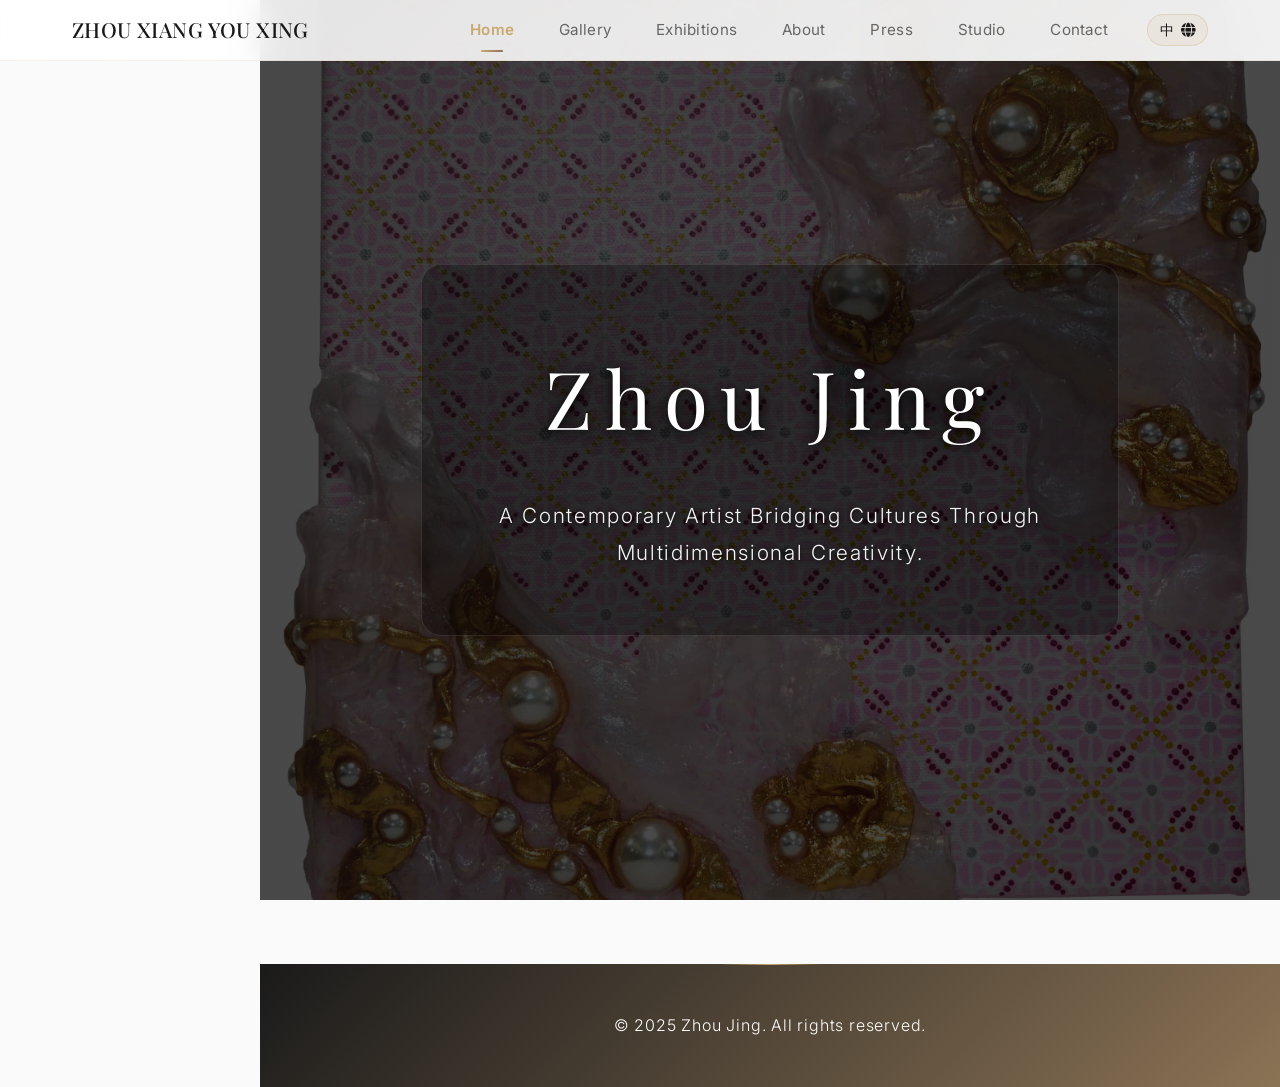
<file: index.html>
<!DOCTYPE html>
<html lang="en">

<head>
    <meta charset="UTF-8">
    <meta name="viewport" content="width=device-width, initial-scale=1.0">
    <title data-zh="周婧 - 艺术家" data-en="Zhou Jing - Artist">Zhou Jing - Artist</title>
    <link rel="icon" href="favicon.ico" type="image/x-icon">
    <!-- 所有页面都需要的基础样式 -->
    <link rel="stylesheet" href="css/base.css">

    <!-- 首页特定样式 -->
    <link rel="stylesheet" href="css/pages/home.css">

    <link rel="stylesheet" href="https://cdnjs.cloudflare.com/ajax/libs/font-awesome/6.0.0/css/all.min.css">
</head>

<body>
    <header class="header">
        <nav class="nav-container">
            <div class="logo" data-i18n="home.title">周婧 | 艺术家</div>
            <button class="mobile-menu-toggle" aria-label="菜单">
                <span></span>
                <span></span>
                <span></span>
            </button>
            <div class="nav-right">
                <ul class="nav-links">
                    <li><a href="index.html" class="nav-link active" data-i18n="nav.home">首页</a></li>
                    <li><a href="gallery.html" class="nav-link" data-i18n="nav.gallery">作品集</a></li>
                    <li><a href="exhibitions.html" class="nav-link" data-i18n="nav.exhibitions">展览</a></li>
                    <li><a href="about.html" class="nav-link" data-i18n="nav.about">关于艺术家</a></li>
                    <li><a href="press.html" class="nav-link" data-i18n="nav.press">媒体报道</a></li>
                    <li><a href="studio.html" class="nav-link" data-i18n="nav.studio">工作室</a></li>
                    <li><a href="contact.html" class="nav-link" data-i18n="nav.contact">联系</a></li>
                </ul>
                <button class="lang-toggle" aria-label="切换语言">
                    <span class="lang-text" data-i18n="lang.current">EN</span>
                    <i class="fas fa-globe"></i>
                </button>
            </div>
        </nav>
    </header>

    <main>
        <section id="home" class="hero">
            <div class="hero-background">
                <img id="heroRandomImage" src="images/paintings/painting_18.jpg" alt="Zhou Jing Artwork" loading="eager"
                    decoding="async">
            </div>
            <div class="hero-content">
                <h1 data-i18n="home.artist">周婧</h1>
                <p class="subtitle" data-i18n="home.subtitle">一位通过多维创造力连接文化的当代艺术家。</p>
            </div>
        </section>
    </main>

    <footer class="footer">
        <p data-i18n="footer.copyright">© 2025 周婧. 保留所有权利.</p>
    </footer>

    <script src="js/language.js"></script>
    <script src="js/hero-random.js"></script>
    <script src="js/mobile-menu.js"></script>
</body>

</html>
</file>
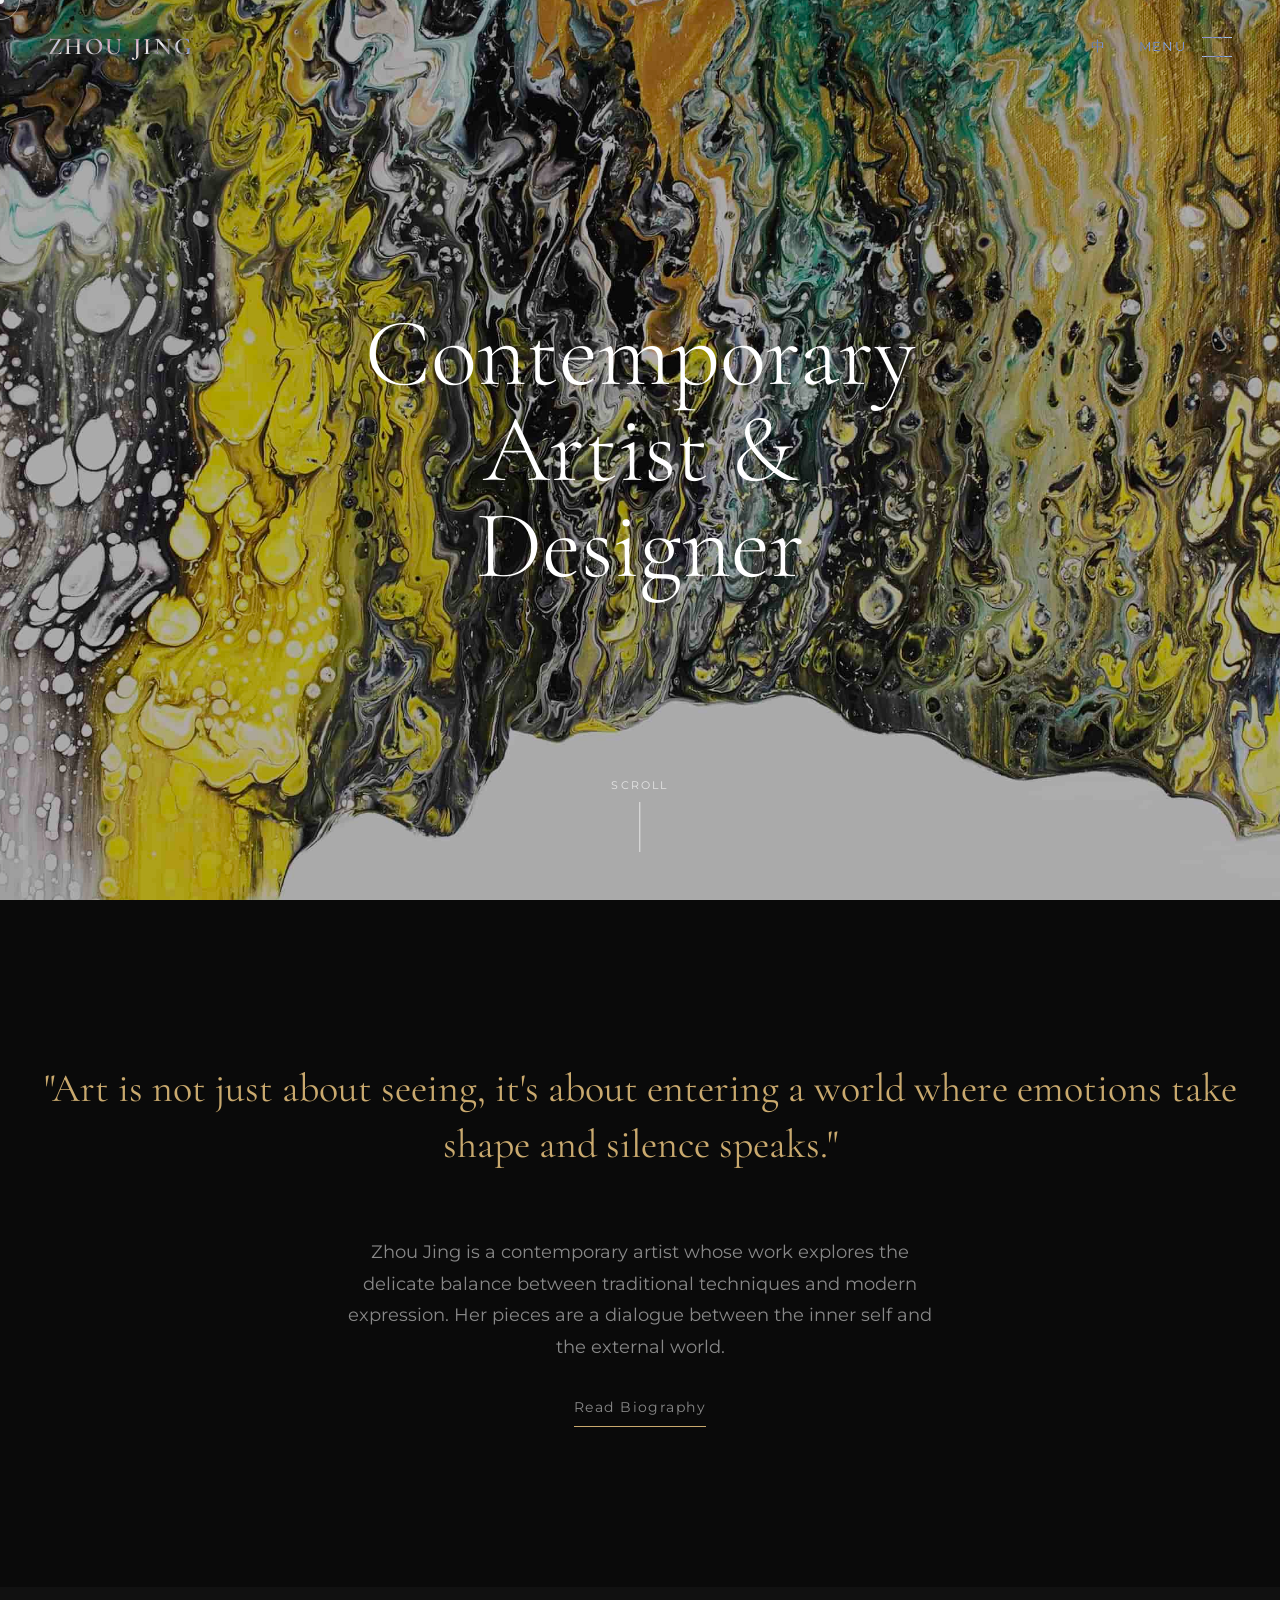
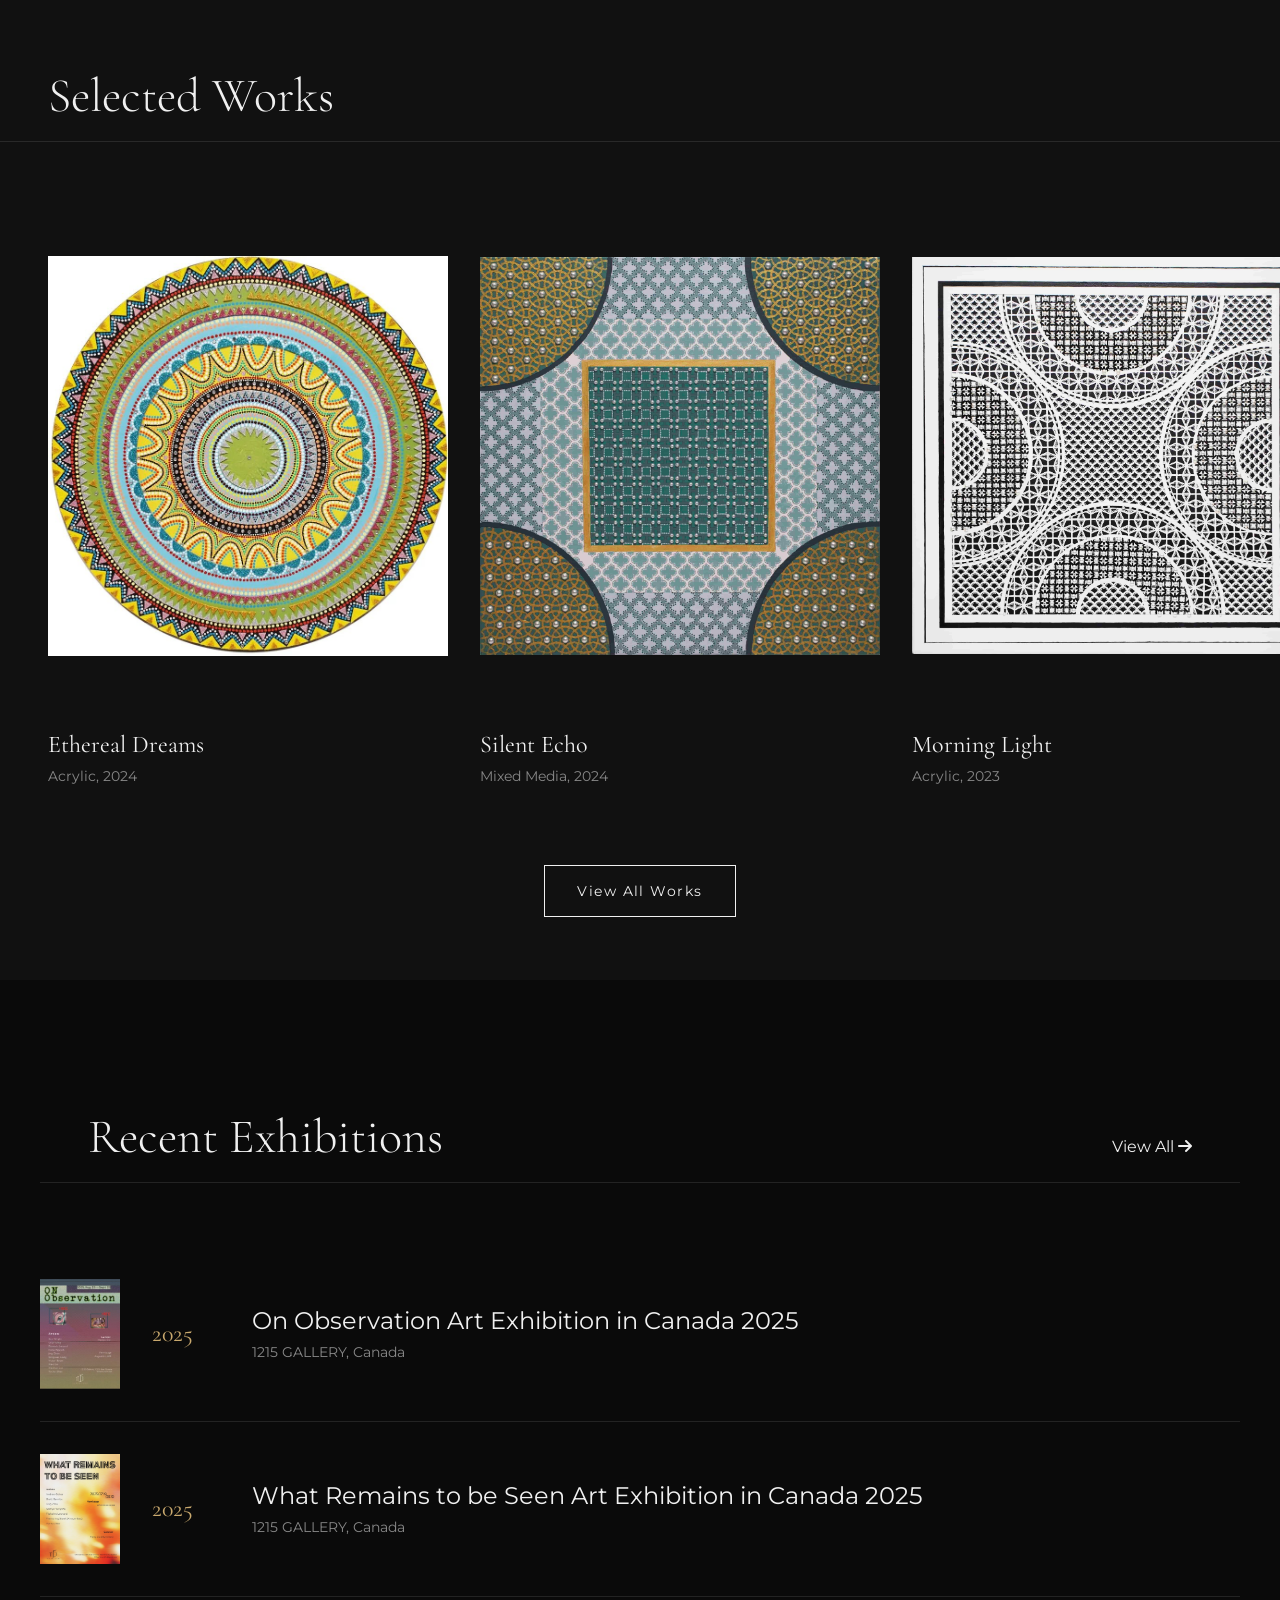
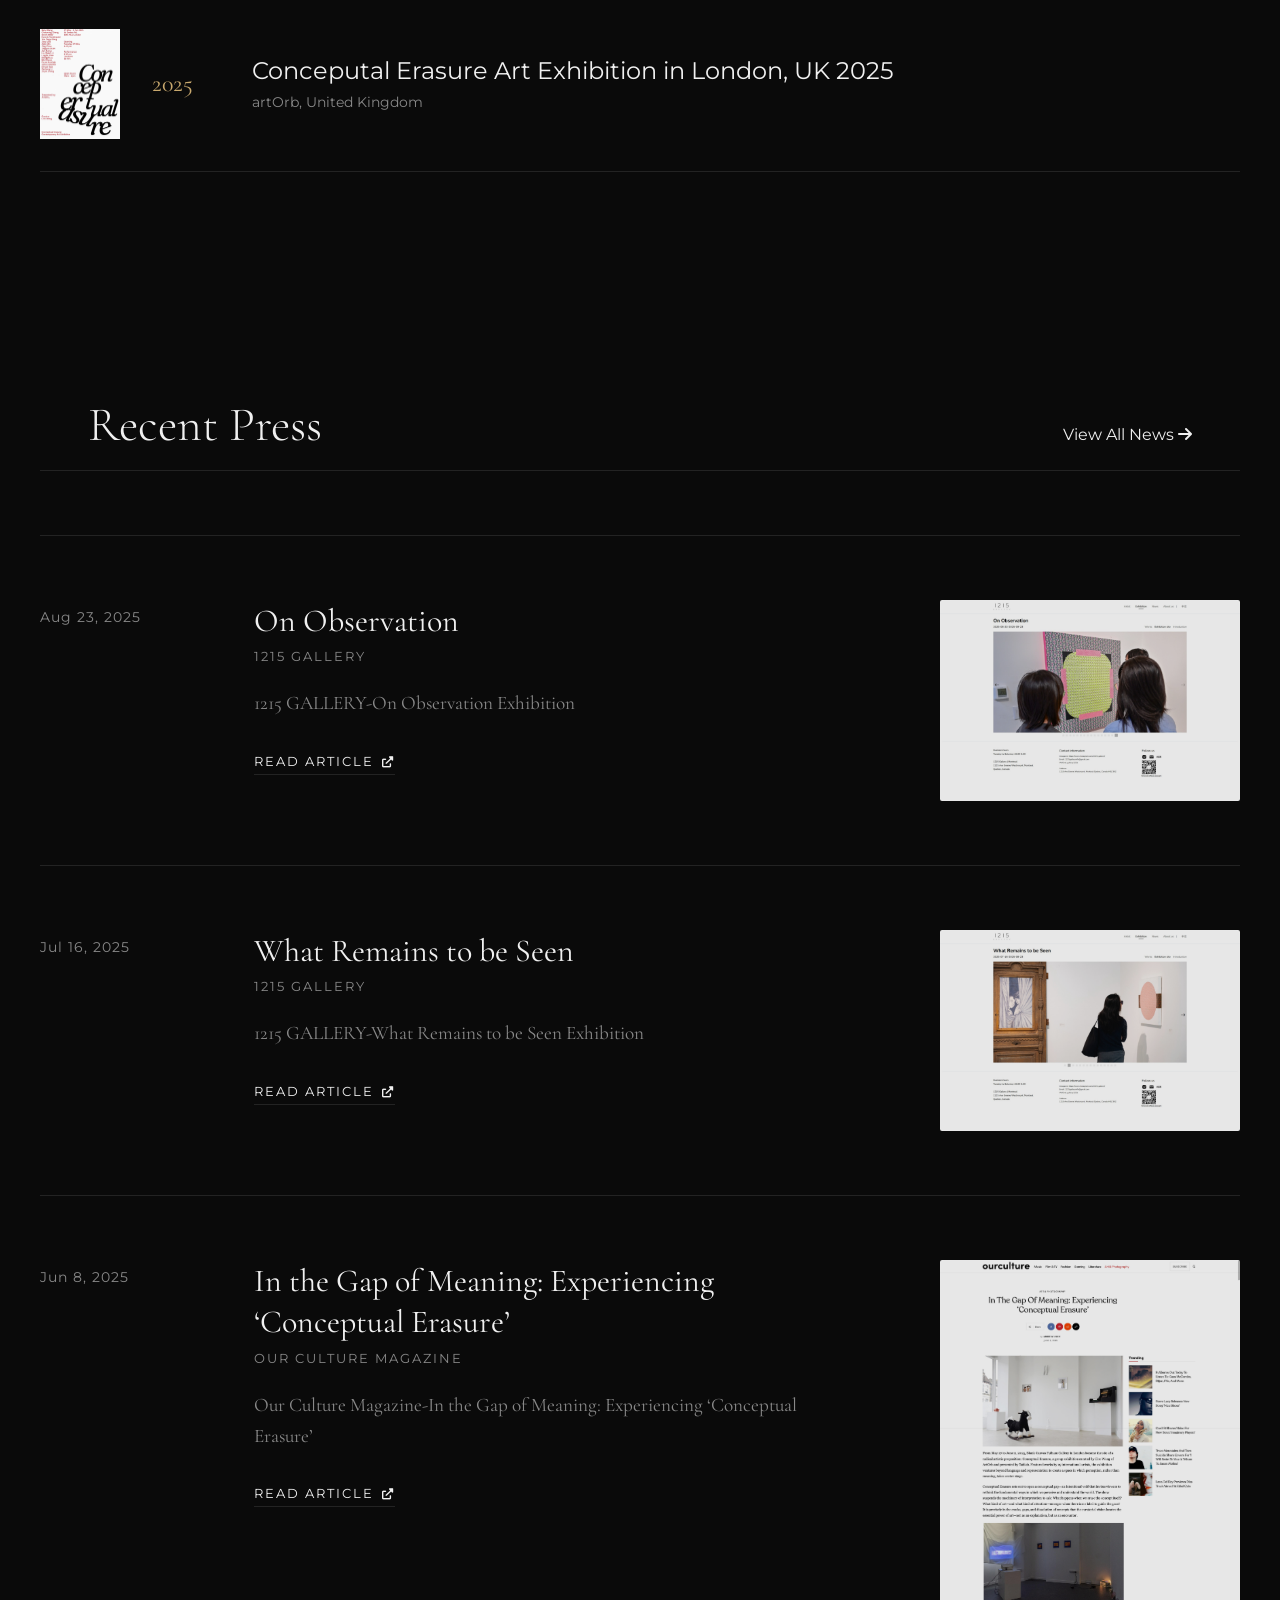
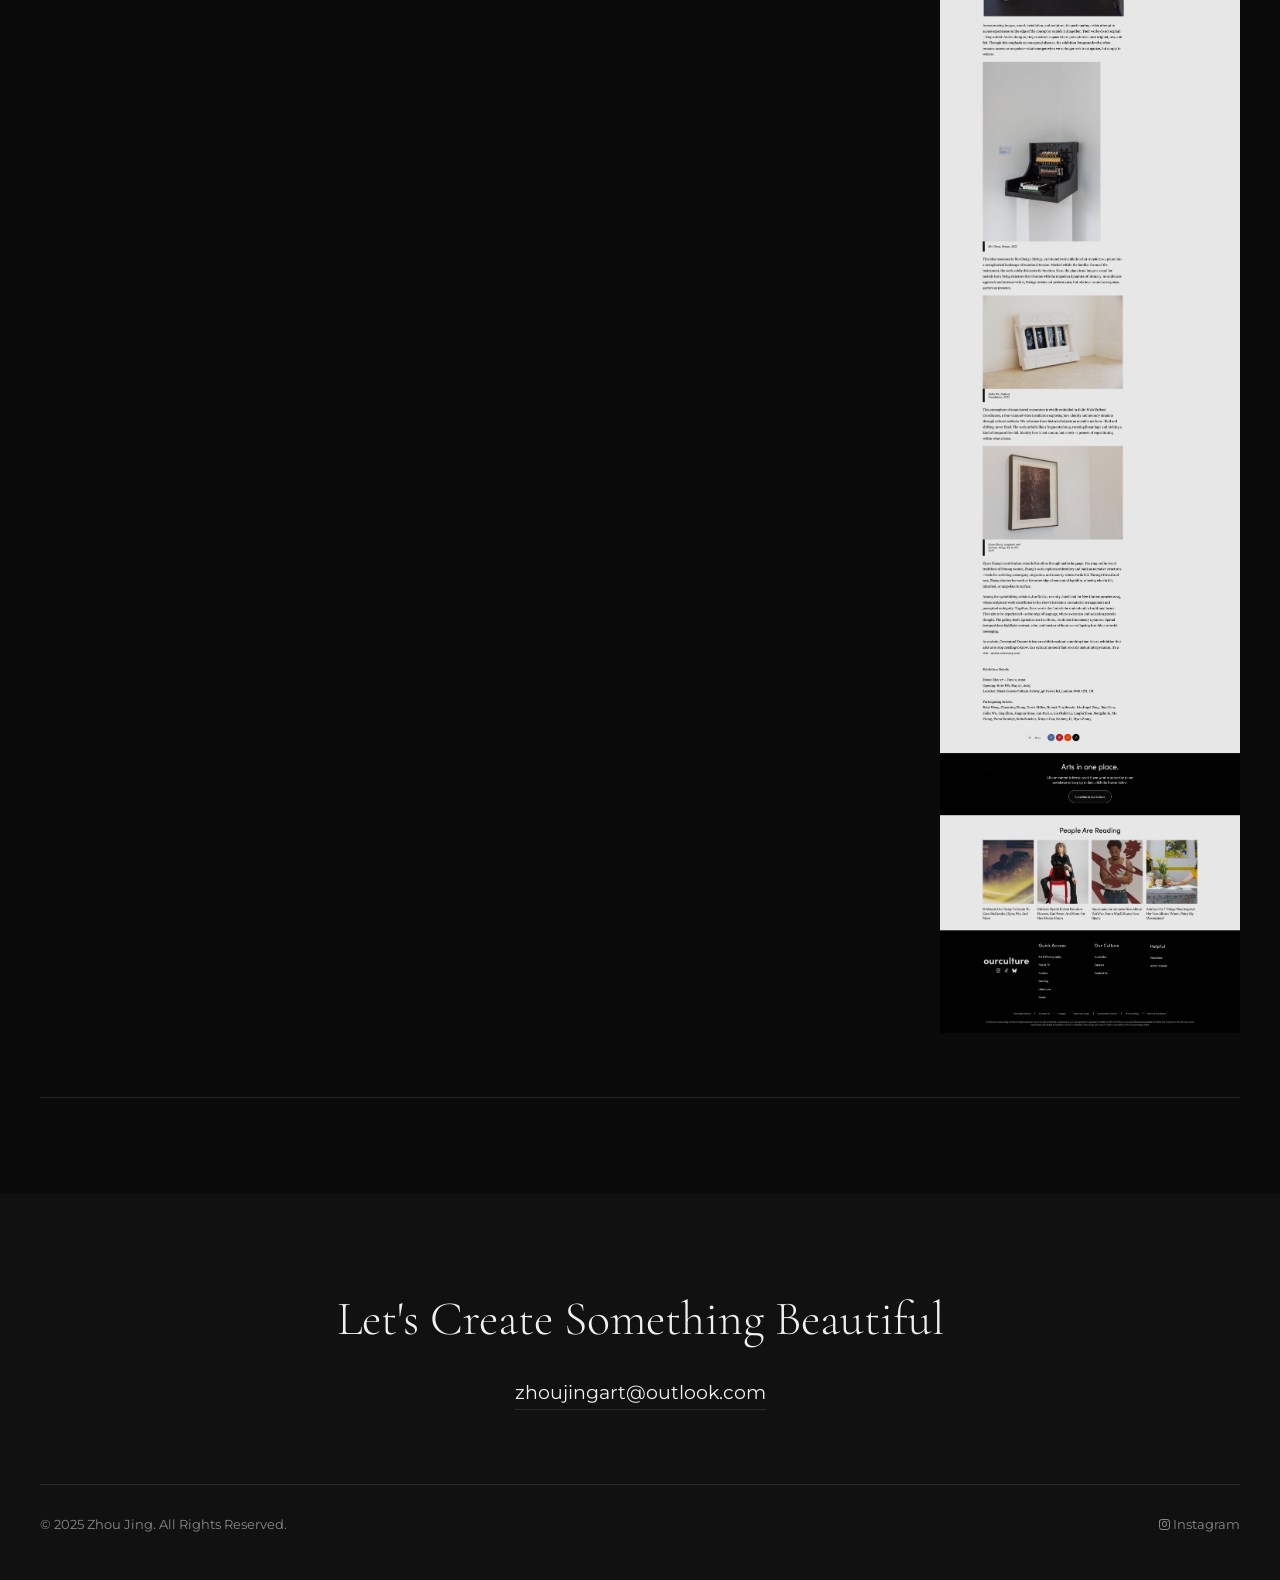
<file: v2/index.html>
<!DOCTYPE html>
<html lang="en">

<head>
    <meta charset="UTF-8">
    <meta name="viewport" content="width=device-width, initial-scale=1.0">
    <title>Zhou Jing | Artist</title>
    <link rel="preconnect" href="https://fonts.googleapis.com">
    <link rel="preconnect" href="https://fonts.gstatic.com" crossorigin>
    <link
        href="https://fonts.googleapis.com/css2?family=Cormorant+Garamond:ital,wght@0,300;0,400;0,600;1,400&family=Montserrat:wght@300;400;500&display=swap"
        rel="stylesheet">
    <link rel="stylesheet" href="https://cdnjs.cloudflare.com/ajax/libs/font-awesome/6.0.0/css/all.min.css">
    <link rel="stylesheet" href="css/style.css">
    <link rel="stylesheet" href="css/press.css">
</head>

<body>
    <!-- Custom Cursor -->
    <div class="cursor"></div>
    <div class="cursor-follower"></div>

    <!-- Loading Screen -->
    <div class="loader">
        <div class="loader-text">ZHOU JING</div>
        <div class="loader-line"></div>
    </div>

    <!-- Navigation -->
    <nav class="navbar">
        <div class="logo">ZHOU JING</div>
        <div class="nav-controls">
            <div class="lang-toggle">
                <span class="lang-text">中</span>
            </div>
            <div class="menu-toggle">
                <span data-i18n="nav.menu">MENU</span>
                <div class="hamburger">
                    <div class="line"></div>
                    <div class="line"></div>
                </div>
            </div>
        </div>
    </nav>

    <!-- Full Screen Menu Overlay -->
    <div class="menu-overlay">
        <div class="menu-close" data-i18n="nav.close">CLOSE</div>
        <ul class="menu-items">
            <li><a href="index.html" class="menu-link"><span data-i18n="nav.home">Home</span> <span
                        class="menu-number">01</span></a></li>
            <li><a href="gallery.html" class="menu-link"><span data-i18n="nav.works">Works</span> <span
                        class="menu-number">02</span></a></li>
            <li><a href="exhibitions.html" class="menu-link"><span data-i18n="nav.exhibitions">Exhibitions</span> <span
                        class="menu-number">03</span></a></li>
            <li><a href="about.html" class="menu-link"><span data-i18n="nav.about">About</span> <span
                        class="menu-number">04</span></a></li>
            <li><a href="press.html" class="menu-link"><span data-i18n="nav.press">Press</span> <span
                        class="menu-number">05</span></a></li>
            <li><a href="studio.html" class="menu-link"><span data-i18n="nav.studio">Studio</span> <span
                        class="menu-number">06</span></a></li>
            <li><a href="contact.html" class="menu-link"><span data-i18n="nav.contact">Contact</span> <span
                        class="menu-number">07</span></a></li>
        </ul>
        <div class="menu-footer">
            <div class="social-links">
                <a href="https://www.instagram.com/jingzhou88888?igsh=azh5Y3R3cno5MHUy&utm_source=qr" target="_blank"
                    rel="noopener" class="social-item">
                    <i class="fab fa-instagram"></i> Instagram
                </a>
            </div>
        </div>
    </div>

    <main id="smooth-wrapper">
        <div id="smooth-content">

            <!-- Hero Section -->
            <section id="home" class="hero-section">
                <div class="hero-image-container">
                    <div class="hero-image" style="background-image: url('../images/paintings/painting_18.jpg');"></div>
                    <div class="hero-overlay"></div>
                </div>
                <div class="hero-content">
                    <h1 class="hero-title" data-i18n="home.heroTitle">
                        <span class="line">Contemporary</span>
                        <span class="line">Artist &</span>
                        <span class="line">Designer</span>
                    </h1>
                    <div class="scroll-indicator">
                        <span data-i18n="home.scroll">SCROLL</span>
                        <div class="line"></div>
                    </div>
                </div>
            </section>

            <!-- Intro Section -->
            <section class="intro-section">
                <div class="container">
                    <div class="intro-text">
                        <p data-i18n="home.introQuote">"Art is not just about seeing, it's about entering a world where
                            emotions take shape and
                            silence speaks."</p>
                    </div>
                    <div class="intro-bio">
                        <p data-i18n="home.introBio">Zhou Jing is a contemporary artist whose work explores the delicate
                            balance between
                            traditional techniques and modern expression. Her pieces are a dialogue between the inner
                            self and the external world.</p>
                        <a href="about.html" class="btn-link" data-i18n="home.readBio">Read Biography</a>
                    </div>
                </div>
            </section>

            <!-- Selected Works (Horizontal Scroll) -->
            <section id="works" class="works-section">
                <div class="section-header">
                    <h2 data-i18n="home.selectedWorks">Selected Works</h2>
                </div>
                <div class="works-gallery">
                    <!-- Work Item 1 -->
                    <div class="work-item">
                        <div class="work-image">
                            <img src="../images/paintings/painting_01.jpg" alt="Artwork 1">
                        </div>
                        <div class="work-info">
                            <h3>Ethereal Dreams</h3>
                            <p>Acrylic, 2024</p>
                        </div>
                    </div>
                    <!-- Work Item 2 -->
                    <div class="work-item">
                        <div class="work-image">
                            <img src="../images/paintings/painting_02.jpg" alt="Artwork 2">
                        </div>
                        <div class="work-info">
                            <h3>Silent Echo</h3>
                            <p>Mixed Media, 2024</p>
                        </div>
                    </div>
                    <!-- Work Item 3 -->
                    <div class="work-item">
                        <div class="work-image">
                            <img src="../images/paintings/painting_03.jpg" alt="Artwork 3">
                        </div>
                        <div class="work-info">
                            <h3>Morning Light</h3>
                            <p>Acrylic, 2023</p>
                        </div>
                    </div>
                    <!-- Work Item 4 -->
                    <div class="work-item">
                        <div class="work-image">
                            <img src="../images/paintings/painting_04.png" alt="Artwork 4">
                        </div>
                        <div class="work-info">
                            <h3>Inner Peace</h3>
                            <p>Acrylic, 2023</p>
                        </div>
                    </div>
                </div>
                <div class="view-all-container">
                    <a href="gallery.html" class="btn-outline" data-i18n="home.viewAllWorks">View All Works</a>
                </div>
            </section>

            <!-- Exhibitions Preview -->
            <section class="exhibitions-section">
                <div class="container">
                    <div class="section-header">
                        <h2 class="section-title" data-i18n="home.recentExhibitions">Recent Exhibitions</h2>
                        <a href="exhibitions.html" class="view-all-link"><span data-i18n="home.viewAll">View All</span>
                            <i class="fas fa-arrow-right"></i></a>
                    </div>
                    <div class="exhibition-list">
                        <!-- Content rendered by js/render-exhibitions.js -->
                    </div>
                </div>
            </section>

            <!-- Recent Press -->
            <section class="recent-press-section" style="padding: 6rem 0;">
                <div class="container">
                    <div class="section-header">
                        <h2 class="section-title" data-i18n="home.recentPress">Recent Press</h2>
                        <a href="press.html" class="view-all-link"><span data-i18n="home.viewAllNews">View All</span> <i
                                class="fas fa-arrow-right"></i></a>
                    </div>
                    <div class="recent-press-list">
                        <!-- Content rendered by js/render-press.js -->
                    </div>
                </div>
            </section>

            <!-- Footer -->
            <footer class="footer-section">
                <div class="container">
                    <div class="footer-content">
                        <a href="contact.html" class="footer-cta-link">
                            <h2 data-i18n="footer.title">Let's Create Something Beautiful</h2>
                        </a>
                        <a href="mailto:zhoujingart@outlook.com" class="email-link">zhoujingart@outlook.com</a>
                        <div class="footer-bottom">
                            <div class="copyright" data-i18n="footer.rights">&copy; 2025 Zhou Jing. All Rights Reserved.
                            </div>
                            <div class="socials">
                                <a href="https://www.instagram.com/jingzhou88888?igsh=azh5Y3R3cno5MHUy&utm_source=qr"
                                    target="_blank" rel="noopener" class="social-item">
                                    <i class="fab fa-instagram"></i> Instagram
                                </a>
                            </div>
                        </div>
                    </div>
                </div>
            </footer>
    </main>

    <script src="../js/exhibitions.js"></script>
    <script src="js/render-exhibitions.js"></script>
    <script src="../js/press.js"></script>
    <script src="js/render-press.js"></script>
    <script src="js/main.js"></script>
    <script src="js/language.js"></script>
</body>

</html>
</file>
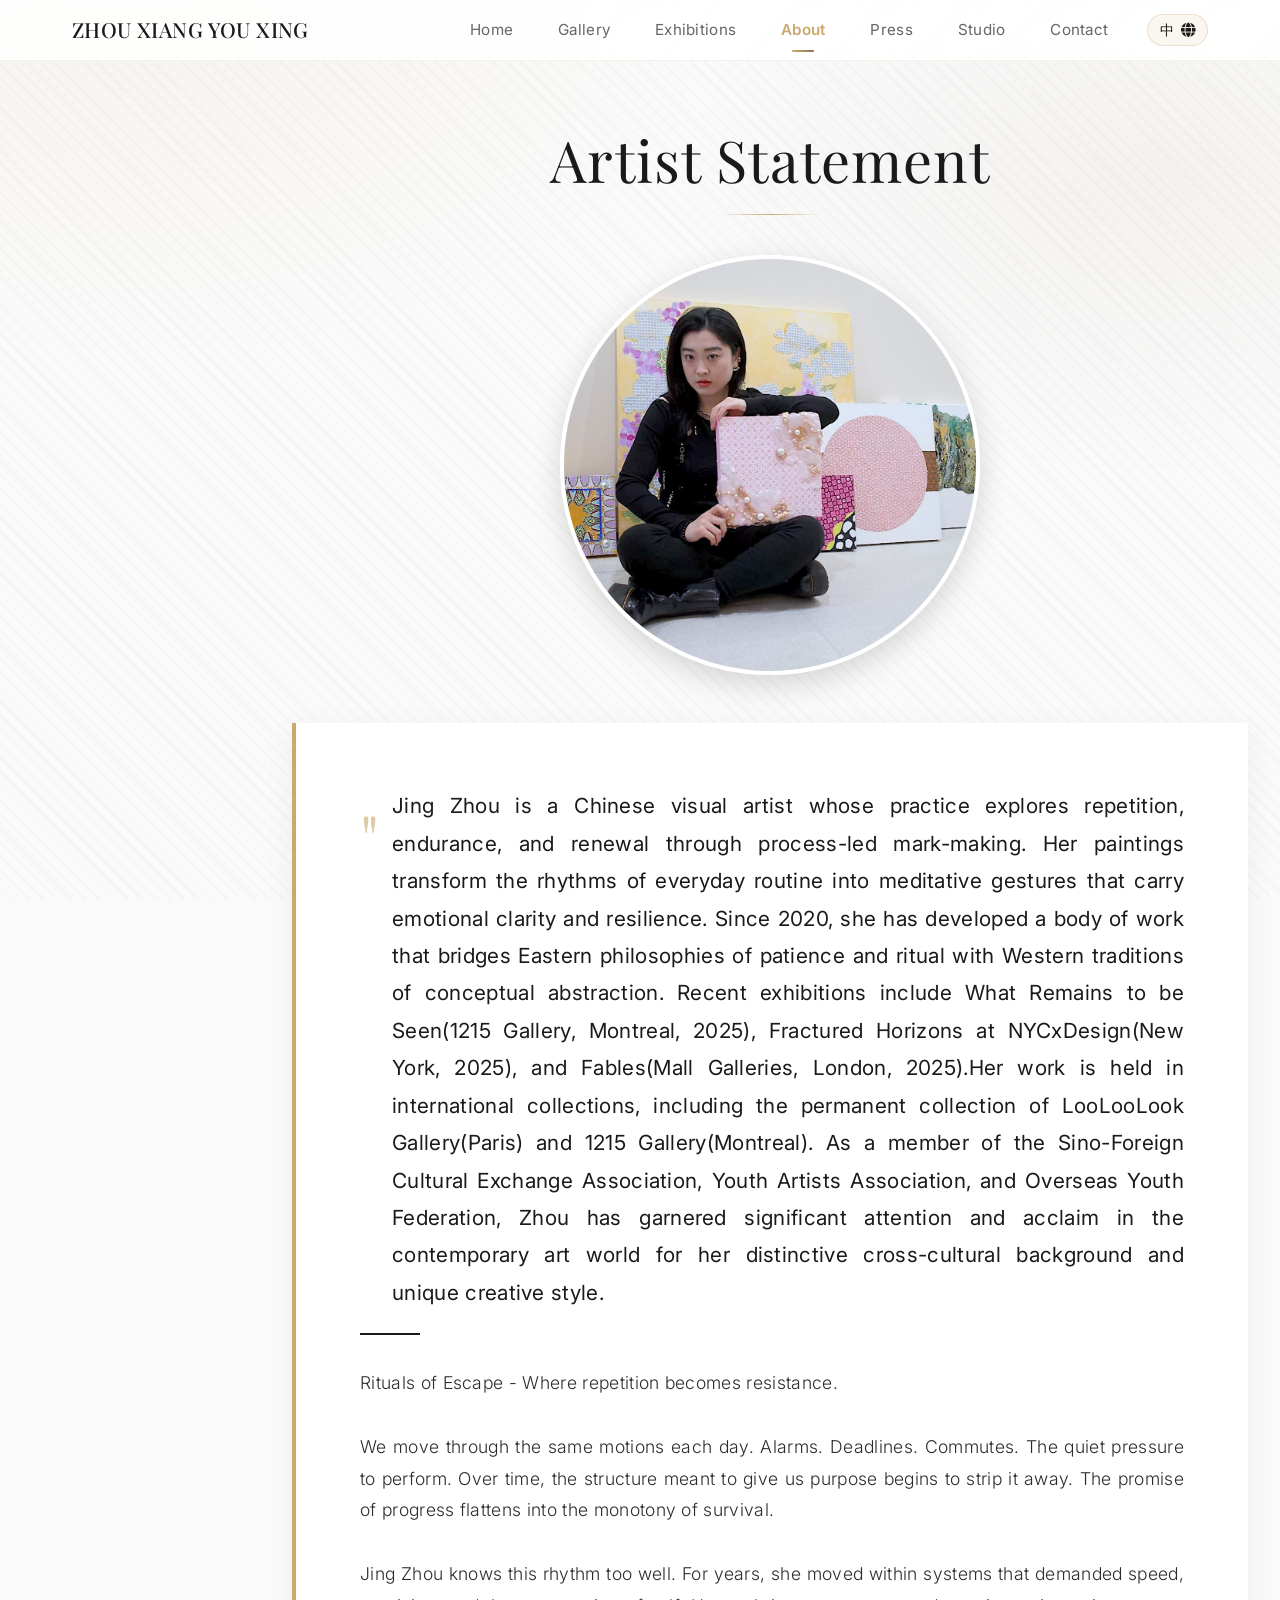
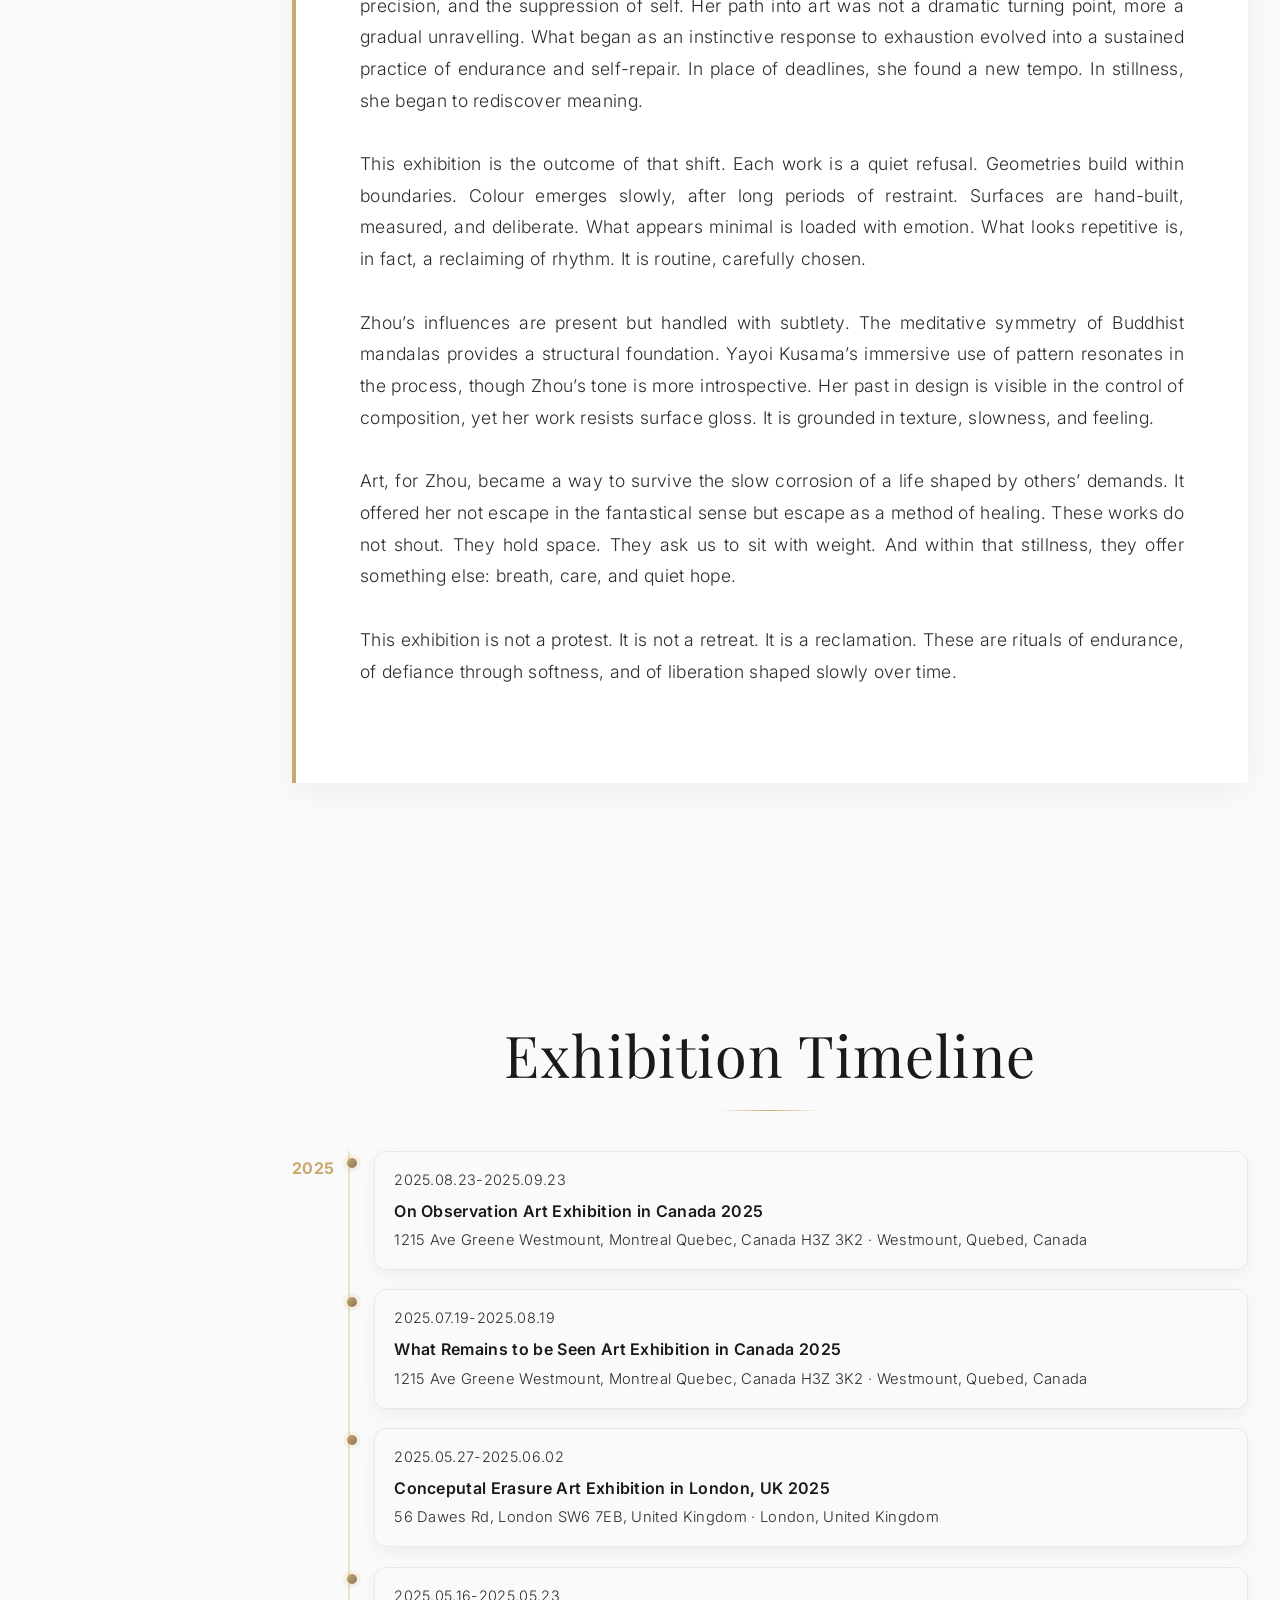
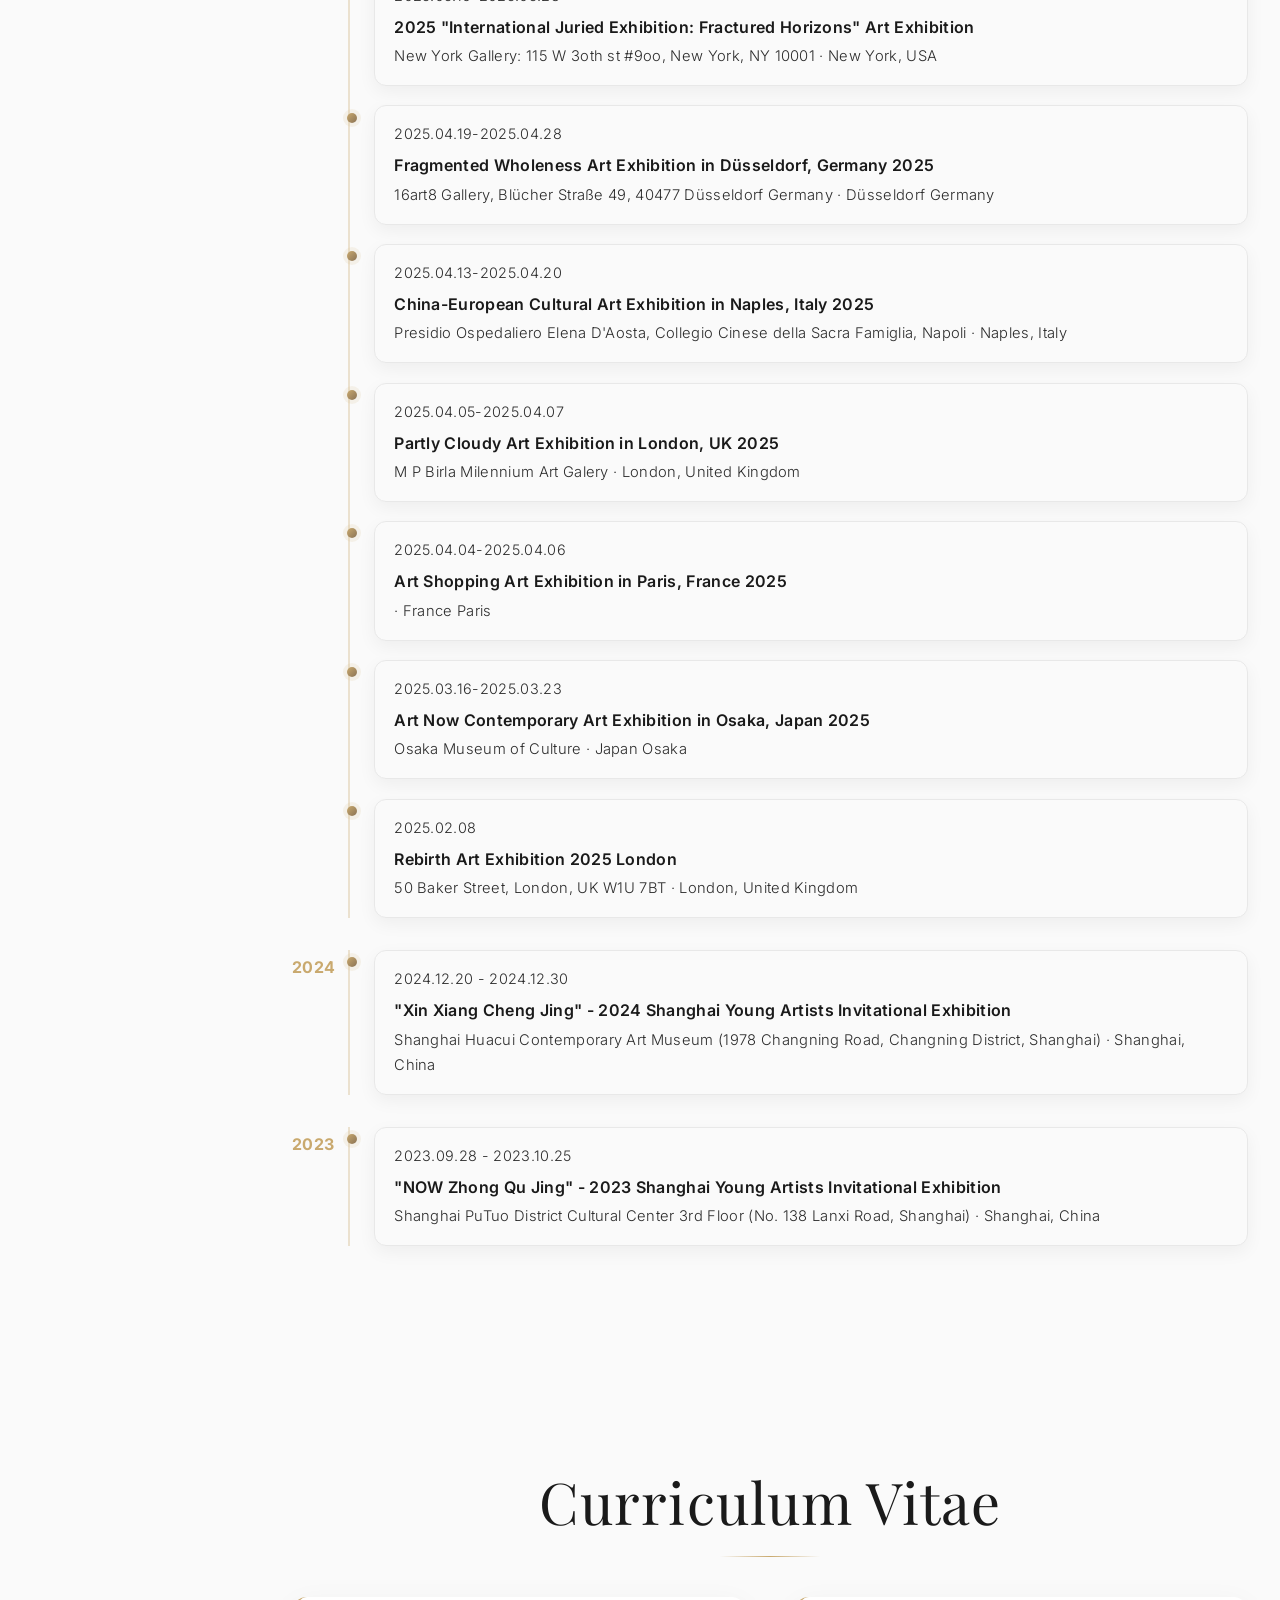
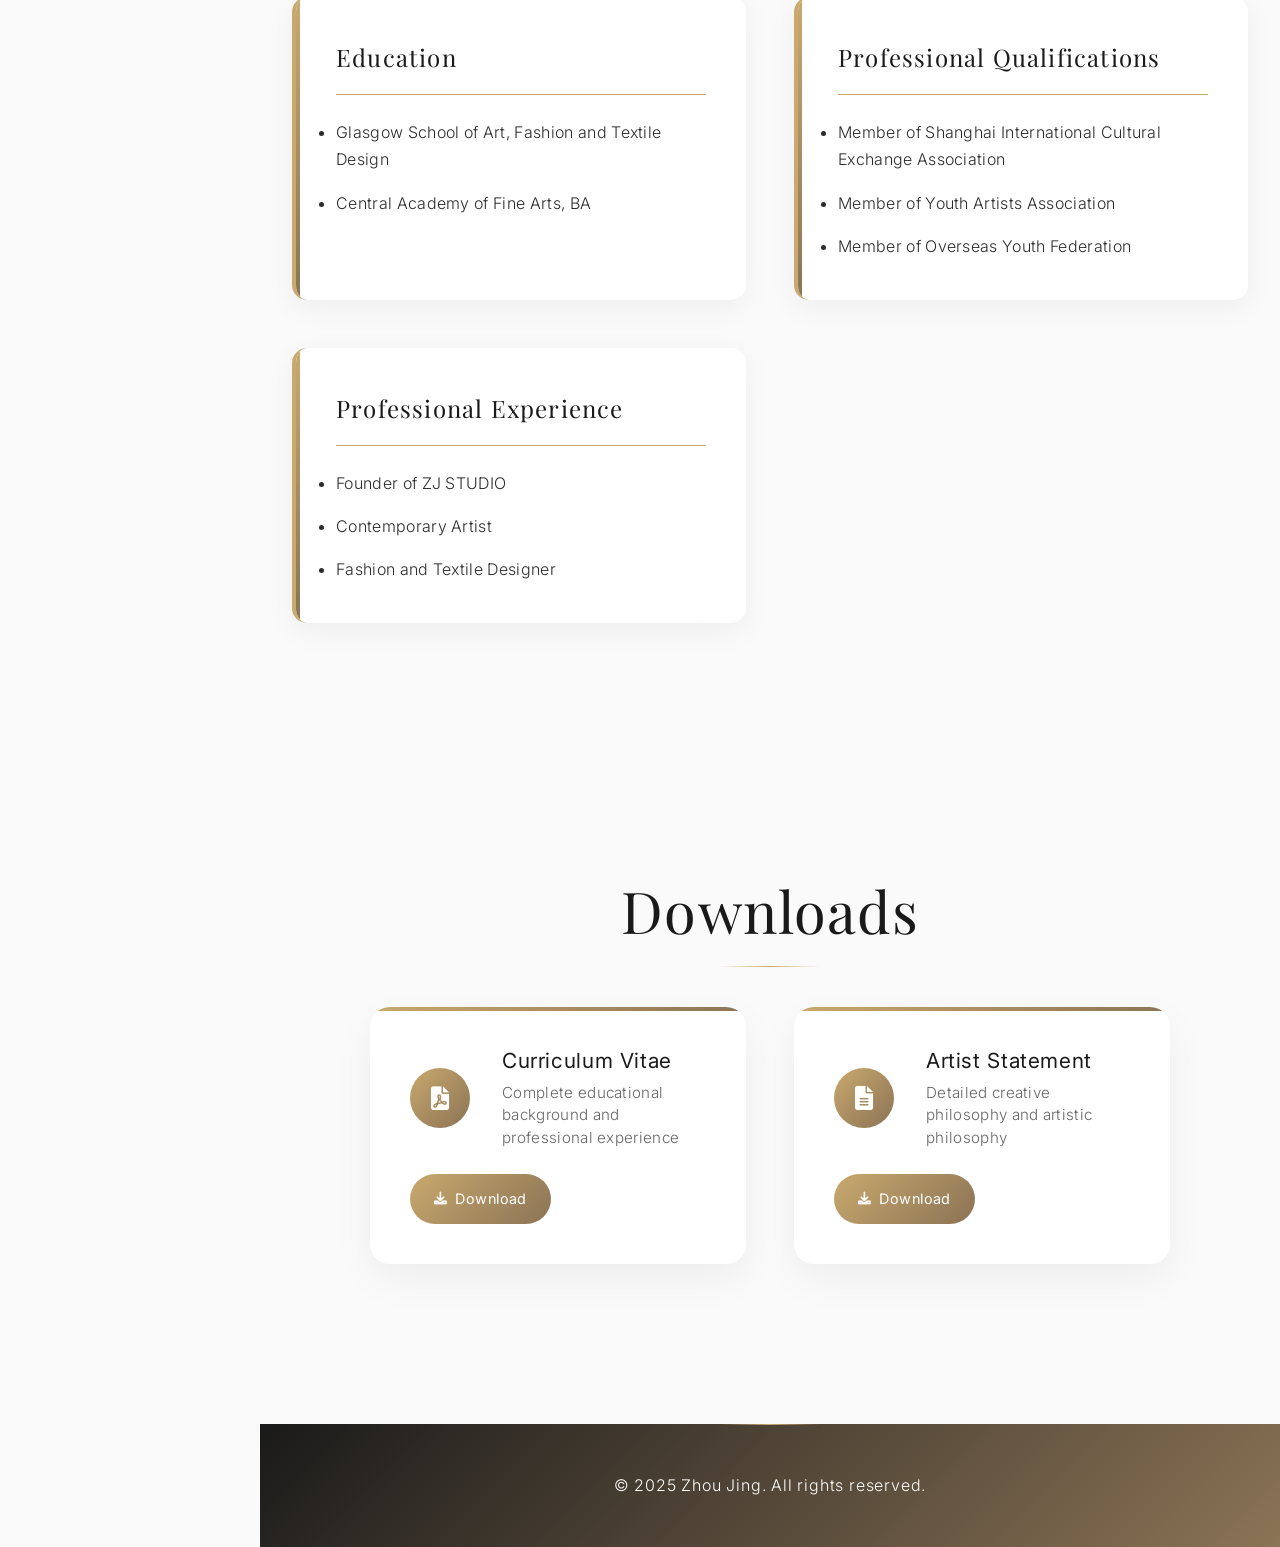
<file: about.html>
<!DOCTYPE html>
<html lang="en">

<head>
    <meta charset="UTF-8">
    <meta name="viewport" content="width=device-width, initial-scale=1.0">
    <title data-zh="周婧 - 关于艺术家" data-en="Zhou Jing - About">Zhou Jing - About</title>
    <link rel="icon" href="favicon.ico" type="image/x-icon">
    <!-- 所有页面都需要的基础样式 -->
    <link rel="stylesheet" href="css/base.css">

    <!-- 关于页面特定样式 -->
    <link rel="stylesheet" href="css/pages/about.css">

    <link rel="stylesheet" href="https://cdnjs.cloudflare.com/ajax/libs/font-awesome/6.0.0/css/all.min.css">
</head>

<body>
    <header class="header">
        <nav class="nav-container">
            <div class="logo" data-i18n="home.title"></div>
            <button class="mobile-menu-toggle" aria-label="菜单">
                <span></span>
                <span></span>
                <span></span>
            </button>
            <div class="nav-right">
                <ul class="nav-links">
                    <li><a href="index.html" class="nav-link" data-i18n="nav.home" title="Home">Home</a></li>
                    <li><a href="gallery.html" class="nav-link" data-i18n="nav.gallery" title="Gallery">Gallery</a></li>
                    <li><a href="exhibitions.html" class="nav-link" data-i18n="nav.exhibitions"
                            title="Exhibitions">Exhibitions</a></li>
                    <li><a href="about.html" class="nav-link active" data-i18n="nav.about" title="About">About</a></li>
                    <li><a href="press.html" class="nav-link" data-i18n="nav.press" title="Press">Press</a></li>
                    <li><a href="studio.html" class="nav-link" data-i18n="nav.studio" title="Studio">Studio</a></li>
                    <li><a href="contact.html" class="nav-link" data-i18n="nav.contact" title="Contact">Contact</a></li>
                </ul>
                <button class="lang-toggle" aria-label="切换语言">
                    <span class="lang-text" data-i18n="lang.current"></span>
                    <i class="fas fa-globe"></i>
                </button>
            </div>
        </nav>
    </header>

    <main class="about-full-bg">
        <!-- 艺术家陈述部分 -->
        <section class="about-statement">
            <div class="about-container">
                <h2 data-i18n="about.statementTitle">艺术家陈述</h2>
                <div class="statement-portrait">
                    <img src="images/Jing-Zhou-portrait.jpg" alt="Zhou Jing Portrait" loading="eager" decoding="async">
                </div>
                <div class="statement-content">
                    <div class="statement-text" data-i18n="about.statementContent"></div>
                </div>
            </div>
        </section>

        <!-- 展览经历（时间线）-- 提出为独立模块 -->
        <section class="about-exhibitions">
            <div class="about-container">
                <h2 data-i18n="exhibitions.timeline">展览时间线</h2>
                <div id="cv-exhibitions-timeline" class="cv-timeline"></div>
            </div>
        </section>

        <!-- 简历部分 -->
        <section class="about-cv">
            <div class="about-container">
                <h2 data-i18n="about.cvTitle">简历</h2>
                <div class="cv-content">
                    <div class="cv-sections">
                        <div class="cv-section">
                            <h3 data-i18n="about.education.title"></h3>
                            <ul class="cv-items" data-i18n="about.education.items"></ul>
                        </div>
                        <div class="cv-section">
                            <h3 data-i18n="about.awards.title"></h3>
                            <ul class="cv-items" data-i18n="about.awards.items"></ul>
                        </div>
                        <div class="cv-section">
                            <h3 data-i18n="about.residencies.title"></h3>
                            <ul class="cv-items" data-i18n="about.residencies.items"></ul>
                        </div>
                        <div class="cv-section is-hidden">
                            <h3 data-i18n="about.publications.title"></h3>
                            <ul class="cv-items" data-i18n="about.publications.items"></ul>
                        </div>
                    </div>
                </div>
            </div>
        </section>

        <!-- 下载部分 -->
        <section class="about-downloads">
            <div class="about-container">
                <h2 data-i18n="about.downloadsTitle">资料下载</h2>
                <div class="downloads-grid">
                    <div class="download-item">
                        <div class="download-header">
                            <div class="download-icon">
                                <i class="fas fa-file-pdf"></i>
                            </div>
                            <div class="download-info">
                                <h3 data-i18n="about.cvDownload">简历</h3>
                                <p data-i18n="about.cvDescription">完整的教育背景和职业经历</p>
                            </div>
                        </div>
                        <a href="assets/Jing_Zhou_CV.docx" class="download-button">
                            <i class="fas fa-download"></i>
                            <span data-i18n="about.downloadText">下载</span>
                        </a>
                    </div>
                    <div class="download-item">
                        <div class="download-header">
                            <div class="download-icon">
                                <i class="fas fa-file-alt"></i>
                            </div>
                            <div class="download-info">
                                <h3 data-i18n="about.statementDownload">艺术家陈述</h3>
                                <p data-i18n="about.statementDescription">详细的创作理念和艺术哲学</p>
                            </div>
                        </div>
                        <a href="assets/Jing_Zhou_portfolio.pdf" class="download-button">
                            <i class="fas fa-download"></i>
                            <span data-i18n="about.downloadText">下载</span>
                        </a>
                    </div>
                </div>
            </div>
        </section>
    </main>

    <footer class="footer">
        <p data-i18n="footer.copyright"></p>
    </footer>

    <script src="js/language.js"></script>
    <script src="js/exhibitions.js"></script>
    <script src="js/mobile-menu.js"></script>
    <script>
        // 在关于页渲染展览经历时间线
        (function () {
            function getTextByLang(obj, lang) {
                if (!obj) return '';
                if (typeof obj === 'string') return obj;
                return obj[lang] || obj.zh || obj.en || '';
            }

            function renderCvExhibitionsTimeline() {
                const container = document.getElementById('cv-exhibitions-timeline');
                if (!container || typeof exhibitionsData !== 'object') return;

                // 使用 requestAnimationFrame 优化渲染性能
                requestAnimationFrame(() => {
                    const lang = (window.languageManager && window.languageManager.currentLang) || 'zh';

                    // 按年份倒序
                    const years = Object.keys(exhibitionsData).sort((a, b) => b - a);

                    const html = years.map(year => {
                        const items = (exhibitionsData[year] || []).map(ex => {
                            const title = getTextByLang(ex.title, lang);
                            const location = getTextByLang(ex.location, lang);
                            const country = getTextByLang(ex.country, lang);
                            const date = ex.date || '';
                            const link = `exhibition-detail.html?id=${ex.id}`;
                            return `
                            <div class="cv-timeline-item">
                                <div class="cv-timeline-dot"></div>
                                <div class="cv-timeline-content">
                                    <div class="cv-timeline-date">${date}</div>
                                    <div class="cv-timeline-title"><a href="${link}">${title}</a></div>
                                    <div class="cv-timeline-meta">${location}${country ? ` · ${country}` : ''}</div>
                                </div>
                            </div>
                        `;
                        }).join('');

                        return `
                        <div class="cv-timeline-year">
                            <div class="cv-year-label">${year}</div>
                            <div class="cv-timeline-items">${items}</div>
                        </div>
                    `;
                    }).join('');

                    container.innerHTML = html || '<div class="no-content">—</div>';
                });
            }

            function init() {
                if (window.languageManager && typeof exhibitionsData === 'object') {
                    renderCvExhibitionsTimeline();
                } else {
                    setTimeout(init, 50);
                }
            }

            if (document.readyState === 'complete') {
                init();
            } else {
                window.addEventListener('load', init);
            }

            document.addEventListener('languageChanged', renderCvExhibitionsTimeline);
        })();
    </script>
</body>

</html>
</file>
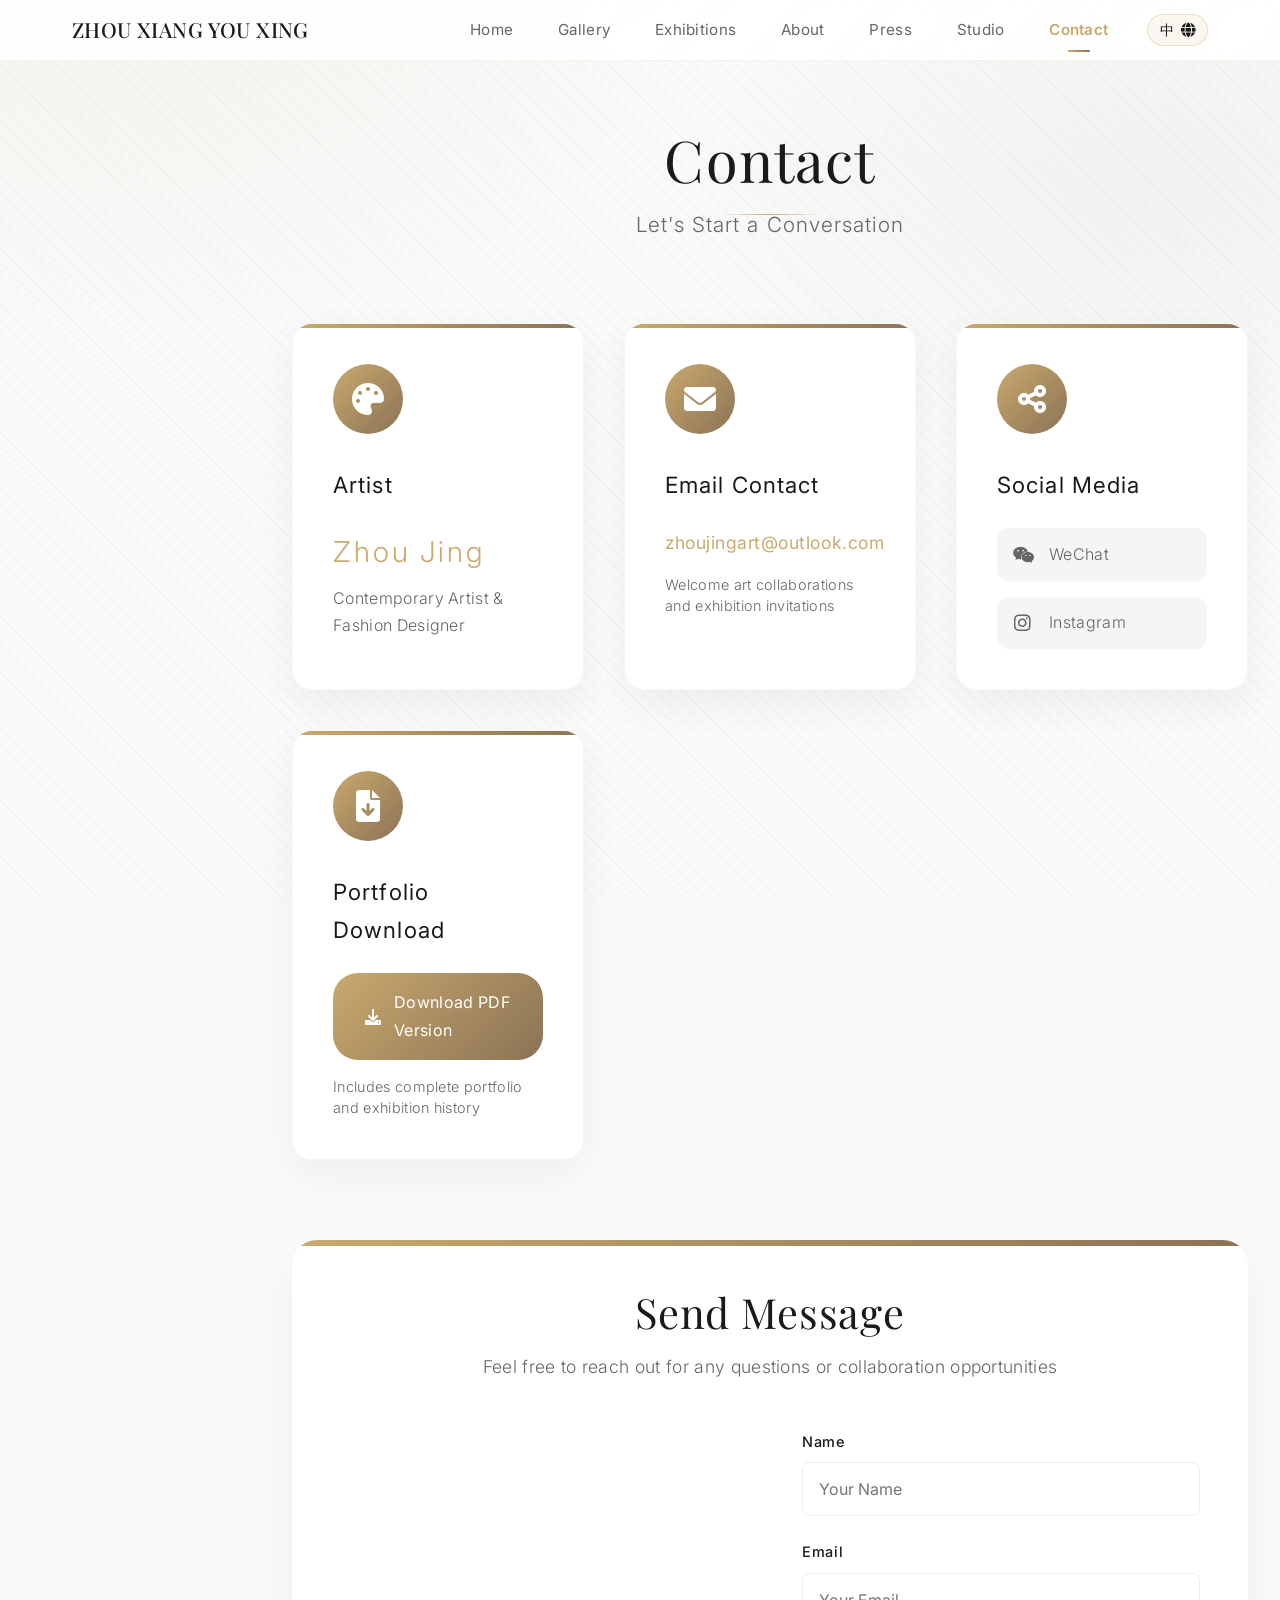
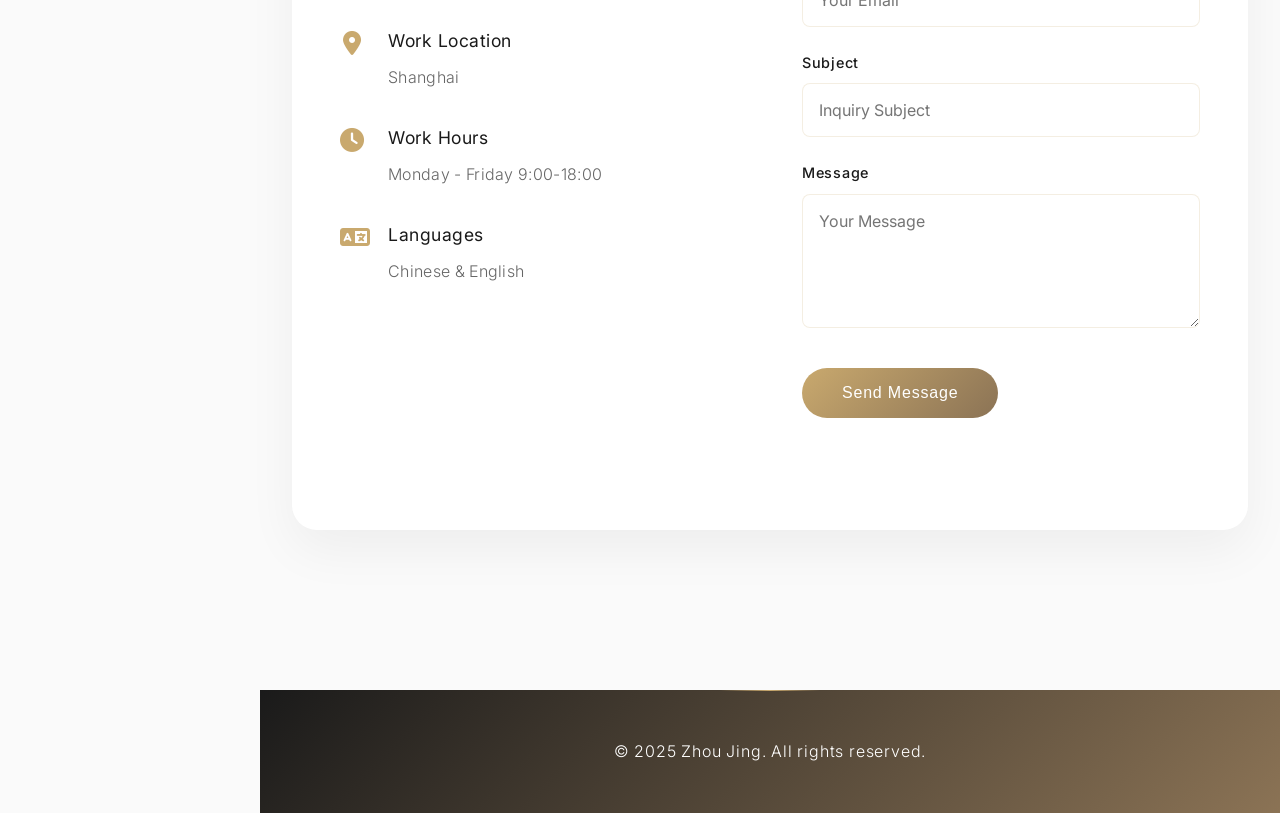
<file: contact.html>
<!DOCTYPE html>
<html lang="en">

<head>
    <meta charset="UTF-8">
    <meta name="viewport" content="width=device-width, initial-scale=1.0">
    <title data-zh="周婧 - 联系方式" data-en="Zhou Jing - Contact">Zhou Jing - Contact</title>
    <link rel="icon" href="favicon.ico" type="image/x-icon">
    <!-- 所有页面都需要的基础样式 -->
    <link rel="stylesheet" href="css/base.css">

    <!-- 联系页面特定样式 -->
    <link rel="stylesheet" href="css/pages/contact.css">

    <link rel="stylesheet" href="https://cdnjs.cloudflare.com/ajax/libs/font-awesome/6.0.0/css/all.min.css">
</head>

<body>
    <header class="header">
        <nav class="nav-container">
            <div class="logo" data-i18n="home.title"></div>
            <button class="mobile-menu-toggle" aria-label="菜单">
                <span></span>
                <span></span>
                <span></span>
            </button>
            <div class="nav-right">
                <ul class="nav-links">
                    <li><a href="index.html" class="nav-link" data-i18n="nav.home" title="Home">Home</a></li>
                    <li><a href="gallery.html" class="nav-link" data-i18n="nav.gallery" title="Gallery">Gallery</a></li>
                    <li><a href="exhibitions.html" class="nav-link" data-i18n="nav.exhibitions"
                            title="Exhibitions">Exhibitions</a></li>
                    <li><a href="about.html" class="nav-link" data-i18n="nav.about" title="About">About</a></li>
                    <li><a href="press.html" class="nav-link" data-i18n="nav.press" title="Press">Press</a></li>
                    <li><a href="studio.html" class="nav-link" data-i18n="nav.studio" title="Studio">Studio</a></li>
                    <li><a href="contact.html" class="nav-link active" data-i18n="nav.contact"
                            title="Contact">Contact</a></li>
                </ul>
                <button class="lang-toggle" aria-label="切换语言">
                    <span class="lang-text" data-i18n="lang.current"></span>
                    <i class="fas fa-globe"></i>
                </button>
            </div>
        </nav>
    </header>

    <main>
        <section class="contact-modern">
            <div class="contact-container">
                <div class="contact-header">
                    <h1 data-i18n="contact.title">联系</h1>
                    <p class="contact-subtitle" data-i18n="contact.subtitle">让我们开始对话</p>
                </div>

                <div class="contact-grid">
                    <!-- 个人信息卡片 -->
                    <div class="contact-card artist-card">
                        <div class="card-icon">
                            <i class="fas fa-palette"></i>
                        </div>
                        <div class="card-content">
                            <h3 data-i18n="contact.artistTitle">艺术家</h3>
                            <p class="artist-name">Zhou Jing</p>
                            <p class="artist-title" data-i18n="contact.artistDescription">当代艺术家 & 时尚设计师</p>
                        </div>
                    </div>

                    <!-- 邮箱卡片 -->
                    <div class="contact-card email-card">
                        <div class="card-icon">
                            <i class="fas fa-envelope"></i>
                        </div>
                        <div class="card-content">
                            <h3 data-i18n="contact.emailTitle">邮箱联系</h3>
                            <a href="mailto:zhoujingart@outlook.com" class="email-link">
                                zhoujingart@outlook.com
                            </a>
                            <p class="contact-note" data-i18n="contact.emailNote">欢迎艺术合作与展览邀请</p>
                        </div>
                    </div>

                    <!-- 社交媒体卡片 -->
                    <div class="contact-card social-card">
                        <div class="card-icon">
                            <i class="fas fa-share-alt"></i>
                        </div>
                        <div class="card-content">
                            <h3 data-i18n="contact.socialTitle">社交媒体</h3>
                            <div class="social-links-modern">
                                <a href="#" class="social-link-modern wechat-link" id="wechat-link" title="微信">
                                    <i class="fab fa-weixin"></i>
                                    <span>WeChat</span>
                                </a>
                                <a href="https://www.instagram.com/jingzhou88888?igsh=azh5Y3R3cno5MHUy&utm_source=qr"
                                    class="social-link-modern instagram-link" target="_blank" rel="noopener"
                                    title="Instagram">
                                    <i class="fab fa-instagram"></i>
                                    <span>Instagram</span>
                                </a>
                                <!-- <a href="#" class="social-link-modern linkedin-link" id="linkedin-link"
                                    title="LinkedIn">
                                    <i class="fab fa-linkedin"></i>
                                    <span>LinkedIn</span>
                                </a> -->
                            </div>
                        </div>
                    </div>

                    <!-- 作品集下载卡片 -->
                    <div class="contact-card portfolio-card">
                        <div class="card-icon">
                            <i class="fas fa-file-download"></i>
                        </div>
                        <div class="card-content">
                            <h3 data-i18n="contact.portfolioTitle">作品集下载</h3>
                            <a href="assets/Jing_Zhou_portfolio.pdf" class="portfolio-download-btn">
                                <i class="fas fa-download"></i>
                                <span data-i18n="contact.portfolioText">下载PDF版本</span>
                            </a>
                            <p class="contact-note" data-i18n="contact.portfolioNote">包含完整作品集和展览记录</p>
                        </div>
                    </div>
                </div>

                <!-- 联系表单区域 -->
                <div class="contact-form-section">
                    <div class="form-header">
                        <h2 data-i18n="contact.formTitle">发送消息</h2>
                        <p data-i18n="contact.formSubtitle">有任何问题或合作意向，请随时联系</p>
                    </div>
                    <div class="contact-form-container">
                        <div class="form-info">
                            <div class="info-item">
                                <i class="fas fa-map-marker-alt"></i>
                                <div>
                                    <h4 data-i18n="contact.locationTitle">工作地点</h4>
                                    <p data-i18n="contact.location">上海 & 伦敦</p>
                                </div>
                            </div>
                            <div class="info-item">
                                <i class="fas fa-clock"></i>
                                <div>
                                    <h4 data-i18n="contact.hoursTitle">工作时间</h4>
                                    <p data-i18n="contact.hours">周一至周五 9:00-18:00</p>
                                </div>
                            </div>
                            <div class="info-item">
                                <i class="fas fa-language"></i>
                                <div>
                                    <h4 data-i18n="contact.languageTitle">语言</h4>
                                    <p data-i18n="contact.languages">中文 & English</p>
                                </div>
                            </div>
                        </div>
                        <div class="form-wrapper">
                            <form class="contact-form" action="https://formspree.io/f/mdkqwrzk" method="POST">
                                <div class="form-group">
                                    <label for="name" data-i18n="contact.formName">Name</label>
                                    <input type="text" id="name" name="name" placeholder="Your Name"
                                        data-i18n-placeholder="contact.formNamePlaceholder" required>
                                </div>
                                <div class="form-group">
                                    <label for="email" data-i18n="contact.formEmail">Email</label>
                                    <input type="email" id="email" name="email" placeholder="Your Email"
                                        data-i18n-placeholder="contact.formEmailPlaceholder" required>
                                </div>
                                <div class="form-group">
                                    <label for="subject" data-i18n="contact.formSubject">Subject</label>
                                    <input type="text" id="subject" name="subject" placeholder="Inquiry Subject"
                                        data-i18n-placeholder="contact.formSubjectPlaceholder" required>
                                </div>
                                <div class="form-group">
                                    <label for="message" data-i18n="contact.formMessage">Message</label>
                                    <textarea id="message" name="message" rows="5" placeholder="Your Message"
                                        data-i18n-placeholder="contact.formMessagePlaceholder" required></textarea>
                                </div>
                                <button type="submit" class="btn-submit">
                                    <span data-i18n="contact.formSubmit">Send Message</span>
                                </button>
                                <div id="form-status" class="form-status"></div>
                            </form>
                        </div>
                    </div>
                </div>
            </div>
        </section>
    </main>

    <footer class="footer">
        <p data-i18n="footer.copyright"></p>
    </footer>

    <!-- 微信二维码模态框 -->
    <div class="modal" id="wechatModal">
        <span class="modal-close">&times;</span>
        <div class="wechat-modal-content">
            <img class="modal-content" src="images/wechat.png" alt="微信二维码" title="微信二维码">
            <div class="modal-caption" data-i18n="contact.wechat">微信二维码</div>
        </div>
    </div>

    <script src="js/language.js"></script>
    <script src="js/wechat.js"></script>
    <script src="js/mobile-menu.js"></script>
    <script src="js/contact-form.js"></script>
</body>

</html>
</file>
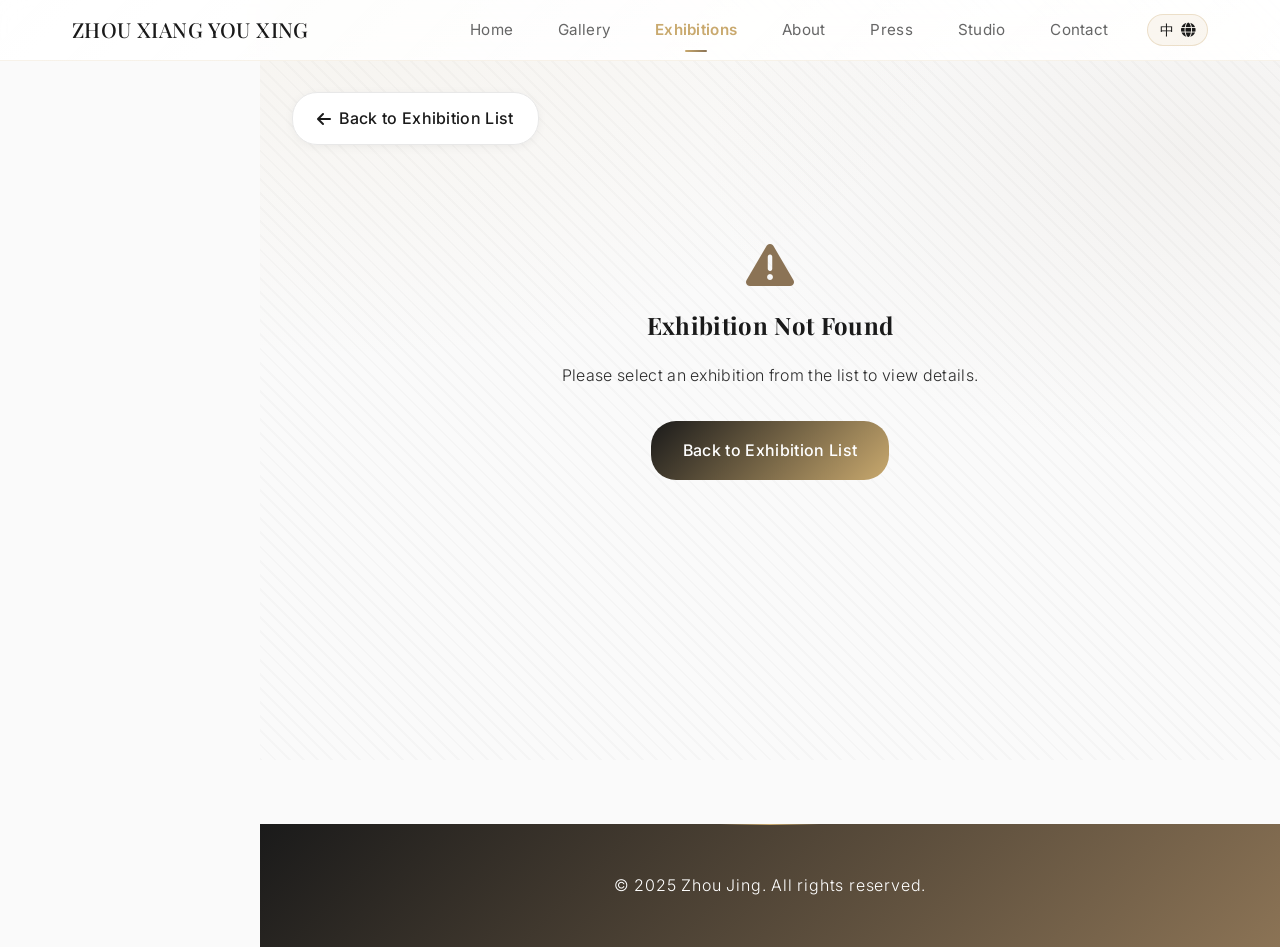
<file: exhibition-detail.html>
<!DOCTYPE html>
<html lang="en">

<head>
    <meta charset="UTF-8">
    <meta name="viewport" content="width=device-width, initial-scale=1.0">
    <title data-zh="周婧 - 展览" data-en="Zhou Jing - Exhibitions">Zhou Jing - Exhibitions</title>
    <link rel="icon" href="favicon.ico" type="image/x-icon">
    <link rel="stylesheet" href="css/base.css">
    <!-- 展览详情页特定样式 -->
    <link rel="stylesheet" href="css/pages/exhibitions.css">
    <link rel="stylesheet" href="css/pages/exhibition-detail.css">
    <link rel="stylesheet" href="https://cdnjs.cloudflare.com/ajax/libs/font-awesome/6.0.0/css/all.min.css">
</head>

<body>
    <header class="header">
        <nav class="nav-container">
            <div class="logo" data-i18n="home.title"></div>
            <button class="mobile-menu-toggle" aria-label="菜单">
                <span></span>
                <span></span>
                <span></span>
            </button>
            <div class="nav-right">
                <ul class="nav-links">
                    <li><a href="index.html" class="nav-link" data-i18n="nav.home" title="Home">Home</a></li>
                    <li><a href="gallery.html" class="nav-link" data-i18n="nav.gallery" title="Gallery">Gallery</a></li>
                    <li><a href="exhibitions.html" class="nav-link active" data-i18n="nav.exhibitions"
                            title="Exhibitions">Exhibitions</a></li>
                    <li><a href="about.html" class="nav-link" data-i18n="nav.about" title="About">About</a></li>
                    <li><a href="press.html" class="nav-link" data-i18n="nav.press" title="Press">Press</a></li>
                    <li><a href="studio.html" class="nav-link" data-i18n="nav.studio" title="Studio">Studio</a></li>
                    <li><a href="contact.html" class="nav-link" data-i18n="nav.contact" title="Contact">Contact</a></li>
                </ul>
                <button class="lang-toggle" aria-label="切换语言">
                    <span class="lang-text" data-i18n="lang.current"></span>
                    <i class="fas fa-globe"></i>
                </button>
            </div>
        </nav>
    </header>

    <!-- 主要内容 -->
    <main class="exhibition-detail-page site-full-bg">
        <!-- 返回按钮 -->
        <div class="back-navigation">
            <a href="exhibitions.html" class="back-btn">
                <i class="fas fa-arrow-left"></i>
                <span data-i18n="exhibitions.backToList">返回展览列表</span>
            </a>
        </div>

        <!-- 展览详情内容 -->
        <div class="exhibition-detail-container">
            <div id="exhibitionDetailContent">
                <!-- 动态加载的展览内容 -->
                <div class="loading-state">
                    <i class="fas fa-spinner fa-spin"></i>
                    <p>加载中...</p>
                </div>
            </div>
        </div>
    </main>

    <!-- 页脚 -->
    <footer class="footer">
        <p data-i18n="footer.copyright">© 2025 周婧. 保留所有权利.</p>
    </footer>

    <!-- JavaScript -->
    <script src="js/language.js"></script>
    <script src="js/mobile-menu.js"></script>
    <script src="js/exhibitions.js"></script>
    <script>
        // 页面加载时解析URL参数并显示展览详情
        document.addEventListener('DOMContentLoaded', function () {
            const urlParams = new URLSearchParams(window.location.search);
            const exhibitionId = urlParams.get('id');

            if (exhibitionId) {
                loadExhibitionDetail(exhibitionId);
            } else {
                // 如果没有ID参数，显示错误信息
                document.getElementById('exhibitionDetailContent').innerHTML = `
                    <div class="error-state">
                        <i class="fas fa-exclamation-triangle"></i>
                        <h2 data-i18n="exhibitions.notFound">展览未找到</h2>
                        <p data-i18n="exhibitions.selectFromList">请从展览列表中选择一个展览查看详情。</p>
                        <a href="exhibitions.html" class="btn-primary" data-i18n="exhibitions.backToList">返回展览列表</a>
                    </div>
                `;
                // 应用翻译
                if (window.languageManager) {
                    window.languageManager.applyTranslations();
                }
            }
        });

        // 加载展览详情的函数
        function loadExhibitionDetail(exhibitionId) {
            const exhibition = findExhibitionById(exhibitionId);

            if (!exhibition) {
                document.getElementById('exhibitionDetailContent').innerHTML = `
                    <div class="error-state">
                        <i class="fas fa-exclamation-triangle"></i>
                        <h2 data-i18n="exhibitions.notFound">展览未找到</h2>
                        <p data-i18n="exhibitions.idNotFound">无法找到ID为 "${exhibitionId}" 的展览。</p>
                        <a href="exhibitions.html" class="btn-primary" data-i18n="exhibitions.backToList">返回展览列表</a>
                    </div>
                `;
                // 应用翻译
                if (window.languageManager) {
                    window.languageManager.applyTranslations();
                }
                return;
            }

            // 更新页面标题
            const currentLang = window.languageManager?.currentLang || 'zh';
            const title = exhibition.title[currentLang] || exhibition.title.zh;
            document.title = `${title} - 周婧`;

            // 渲染展览详情内容
            renderExhibitionDetailPage(exhibition);
        }

        // 渲染展览详情页面内容
        function renderExhibitionDetailPage(exhibition) {
            // 使用 requestAnimationFrame 优化渲染性能
            requestAnimationFrame(() => {
                const currentLang = window.languageManager?.currentLang || 'zh';
                const title = exhibition.title[currentLang] || exhibition.title.zh;
                const organizer = exhibition.organizer[currentLang] || exhibition.organizer.zh;
                const location = exhibition.location[currentLang] || exhibition.location.zh;
                const type = exhibition.country[currentLang] || exhibition.country.zh;
                const description = exhibition.description[currentLang] || exhibition.description.zh;
                const organizerDescription = exhibition.organizerDescription[currentLang] || exhibition.organizerDescription.zh;
                const organizerLink = exhibition.organizerLink ? (exhibition.organizerLink[currentLang] || exhibition.organizerLink.zh) : '';

                const hasOrganizerSection = Boolean((organizerDescription && organizerDescription.trim()) || (organizerLink && organizerLink.trim()));
                const hasDescriptionSection = Boolean(description && description.trim());
                const hasOrganizerName = Boolean(organizer && organizer.trim());
                const hasPeriod = Boolean(exhibition.date && String(exhibition.date).trim());
                const hasLocation = Boolean(location && location.trim());
                const hasCountry = Boolean(type && type.trim());

                // 获取多语言图片描述的函数
                function getImageText(img, field) {
                    if (typeof img[field] === 'object' && img[field] !== null) {
                        return img[field][currentLang] || img[field].zh || img[field];
                    }
                    return img[field] || '';
                }

                // 获取作品字段的多语言文本
                function getArtworkText(artwork, field) {
                    if (typeof artwork[field] === 'object' && artwork[field] !== null) {
                        return artwork[field][currentLang] || artwork[field].zh || artwork[field];
                    }
                    return artwork[field] || '';
                }

                // 获取媒体报道字段的多语言文本
                function getPressText(press, field) {
                    if (typeof press[field] === 'object' && press[field] !== null) {
                        return press[field][currentLang] || press[field].zh || press[field];
                    }
                    return press[field] || '';
                }

                // 文档字段多语言文本
                function getDocText(doc, field) {
                    if (typeof doc[field] === 'object' && doc[field] !== null) {
                        return doc[field][currentLang] || doc[field].zh || doc[field];
                    }
                    return doc[field] || '';
                }

                // 找到海报图片
                const posterImage = exhibition.images.find(img => {
                    const title = getImageText(img, 'title');
                    return title.includes('海报') || title.includes('poster') || title.includes('Poster');
                }) || exhibition.images[0];

                // 展览现场照片（排除海报）
                const siteImages = exhibition.images.filter(img => img !== posterImage);

                const content = `
                <!-- 展览标题 -->
                <div class="exhibition-header">
                    <h1 class="exhibition-title">${title}</h1>
                    <div class="exhibition-info-card">
                        ${hasOrganizerName ? `
                        <div class="info-row">
                            <span class="info-label">${window.getTranslation ? window.getTranslation('exhibitions.organizer') : '主办方'}</span>
                            <span class="info-value">${organizer}</span>
                        </div>
                        ` : ''}
                        ${hasPeriod ? `
                        <div class="info-row">
                            <span class="info-label">${window.getTranslation ? window.getTranslation('exhibitions.period') : '展期'}</span>
                            <span class="info-value">${exhibition.date}</span>
                        </div>
                        ` : ''}
                        ${hasLocation ? `
                        <div class="info-row">
                            <span class="info-label">${window.getTranslation ? window.getTranslation('exhibitions.location') : '地点'}</span>
                            <span class="info-value">${location}</span>
                        </div>
                        ` : ''}
                        ${hasCountry ? `
                        <div class="info-row">
                            <span class="info-label">${window.getTranslation ? window.getTranslation('exhibitions.country') : '国家'}</span>
                            <span class="info-value">${type}</span>
                        </div>
                        ` : ''}
                    </div>
                </div>

                <!-- 展览海报 -->
                <div class="exhibition-poster-section">
                    <div class="poster-container">
                        <img src="${posterImage.src}" 
                             alt="${getImageText(posterImage, 'title')}" 
                             loading="eager"
                             decoding="async"
                             onclick="openImageViewer(${exhibition.images.indexOf(posterImage)}, '${exhibition.id}')">
                        <div class="poster-caption">${getImageText(posterImage, 'title')}</div>
                    </div>
                </div>

                <!-- 主办方介绍 -->
                ${hasOrganizerSection ? `
                <div class="exhibition-info-section">
                    <h2>${window.getTranslation ? window.getTranslation('exhibitions.aboutOrganizer') : '主办方介绍'}</h2>
                    <div class="organizer-content">
                        <div class="organizer-name">${organizer}</div>
                        ${organizerDescription && organizerDescription.trim() ? `<p class="exhibition-aboutOrganizer">${organizerDescription}</p>` : ''}
                        ${organizerLink && organizerLink.trim() ? `
                        <div class="organizer-link">
                            <a href="${organizerLink}" target="_blank" rel="noopener noreferrer" class="organizer-link-btn">
                                <i class="fas fa-external-link-alt"></i>
                                <span>${window.getTranslation ? window.getTranslation('exhibitions.learnMore') : '了解更多'}</span>
                            </a>
                        </div>
                        ` : ''}
                    </div>
                </div>
                ` : ''}

                <!-- 展览基本信息 -->
                ${hasDescriptionSection ? `
                <div class="exhibition-info-section">
                    <h2>${window.getTranslation ? window.getTranslation('exhibitions.description') : '展览介绍'}</h2>
                    <p class="exhibition-description">${description}</p>
                </div>
                ` : ''}
                
                <!-- 参展作品 -->
                ${exhibition.artworks && exhibition.artworks.length > 0 ? `
                <div class="exhibition-artworks">
                    <h2>${window.getTranslation ? window.getTranslation('exhibitions.artworks') : '参展作品'}</h2>
                    <div class="artworks-grid ${exhibition.artworks.length === 1 ? 'single-artwork' : ''}">
                        ${exhibition.artworks.map((artwork, index) => `
                            <div class="artwork-card">
                                ${artwork.image ? `
                                <div class="artwork-image">
                                    <img src="${artwork.image}" 
                                         alt="${getArtworkText(artwork, 'title')}" 
                                         loading="lazy"
                                         decoding="async"
                                         onclick="openArtworkViewer('${artwork.image}', '${getArtworkText(artwork, 'title')}')">
                                </div>
                                ` : ''}
                                <div class="artwork-header">
                                    <h4>${getArtworkText(artwork, 'title')}</h4>
                                </div>
                                <div class="artwork-details">
                                    <div class="detail-row">
                                        <span class="detail-label">${window.getTranslation ? window.getTranslation('exhibitions.medium') : '媒材'}：</span>
                                        <span class="detail-value">${getArtworkText(artwork, 'medium')}</span>
                                    </div>
                                    <div class="detail-row">
                                        <span class="detail-label">${window.getTranslation ? window.getTranslation('exhibitions.size') : '尺寸'}：</span>
                                        <span class="detail-value">${artwork.size}</span>
                                    </div>
                                    <div class="detail-row">
                                        <span class="detail-label">${window.getTranslation ? window.getTranslation('exhibitions.year') : '年份'}：</span>
                                        <span class="detail-value">${artwork.year}</span>
                                    </div>
                                </div>
                            </div>
                        `).join('')}
                    </div>
                </div>
                ` : ''}
                
                <!-- 展会现场照片 -->
                ${siteImages.length > 0 ? `
                <div class="exhibition-site">
                    <h2>${window.getTranslation ? window.getTranslation('exhibitions.exhibitionSite') : '展览现场'}</h2>
                    <div class="site-images-grid">
                        ${siteImages.map((img, index) => `
                            <div class="site-image-item" onclick="openImageViewer(${exhibition.images.indexOf(img)}, '${exhibition.id}')">
                                <img src="${img.src}" 
                                     alt="${getImageText(img, 'title')}"
                                     loading="lazy"
                                     decoding="async">
                                <div class="image-caption">
                                    <div class="image-title">${getImageText(img, 'title')}</div>
                                    <div class="image-description">${getImageText(img, 'description')}</div>
                                </div>
                            </div>
                        `).join('')}
                    </div>
                </div>
                ` : ''}
                
                <!-- 展览文档 -->
                ${exhibition.documents && exhibition.documents.length > 0 ? `
                <div class="exhibition-certificates">
                    <h2>${window.getTranslation ? window.getTranslation('exhibitions.documents') : '展览文档'}</h2>
                    <div class="certificates-grid ${exhibition.documents.length === 1 ? 'single-document' : ''}">
                        ${exhibition.documents.map(doc => `
                            <div class="certificate-item" onclick="openCertificateViewer('${doc.image}', '${getDocText(doc, 'title')}')">
                                <img src="${doc.image}" 
                                     alt="${getDocText(doc, 'title')}"
                                     loading="lazy"
                                     decoding="async">
                                <div class="certificate-title">${getDocText(doc, 'title')}</div>
                            </div>
                        `).join('')}
                    </div>
                </div>
                ` : ''}
                
                <!-- 媒体报道 -->
                ${exhibition.press && exhibition.press.length > 0 ? `
                <div class="exhibition-press">
                    <h2>${window.getTranslation ? window.getTranslation('exhibitions.press') : '媒体报道'}</h2>
                    <div class="press-grid">
                        ${exhibition.press.map(press => `
                            <div class="press-card">
                                <h4 class="press-title">
                                    ${press.url ? `<a href="${press.url}" target="_blank" rel="noopener noreferrer">${getPressText(press, 'title')} <i class="fas fa-external-link-alt"></i></a>` : getPressText(press, 'title')}
                                </h4>
                                <div class="press-meta">
                                    <span class="press-source">${getPressText(press, 'source')}</span>
                                    <span class="press-date">${press.date}</span>
                                </div>
                                ${getPressText(press, 'description') ? `<p class="press-description">${getPressText(press, 'description')}</p>` : ''}
                            </div>
                        `).join('')}
                    </div>
                </div>
                ` : ''}
            `;

                document.getElementById('exhibitionDetailContent').innerHTML = content;
            });
        }

        // 打开证书查看器
        function openCertificateViewer(imageSrc, title) {
            // 使用 requestAnimationFrame 优化模态框动画
            requestAnimationFrame(() => {
                const viewer = document.createElement('div');
                viewer.className = 'certificate-viewer-modal';
                viewer.innerHTML = `
                    <div class="viewer-overlay" onclick="this.parentElement.remove()"></div>
                    <div class="viewer-content">
                        <img src="${imageSrc}" 
                             alt="${title}"
                             loading="lazy"
                             decoding="async">
                        <div class="viewer-info">
                            <h3>${title}</h3>
                        </div>
                        <button class="viewer-close" onclick="this.parentElement.parentElement.remove()">
                            <i class="fas fa-times"></i>
                        </button>
                    </div>
                `;

                document.body.appendChild(viewer);
                setTimeout(() => viewer.classList.add('show'), 10);
            });
        }

        // 监听语言切换事件
        document.addEventListener('languageChanged', function () {
            const urlParams = new URLSearchParams(window.location.search);
            const exhibitionId = urlParams.get('id');
            if (exhibitionId) {
                loadExhibitionDetail(exhibitionId);
            }
        });
    </script>
</body>

</html>
</file>
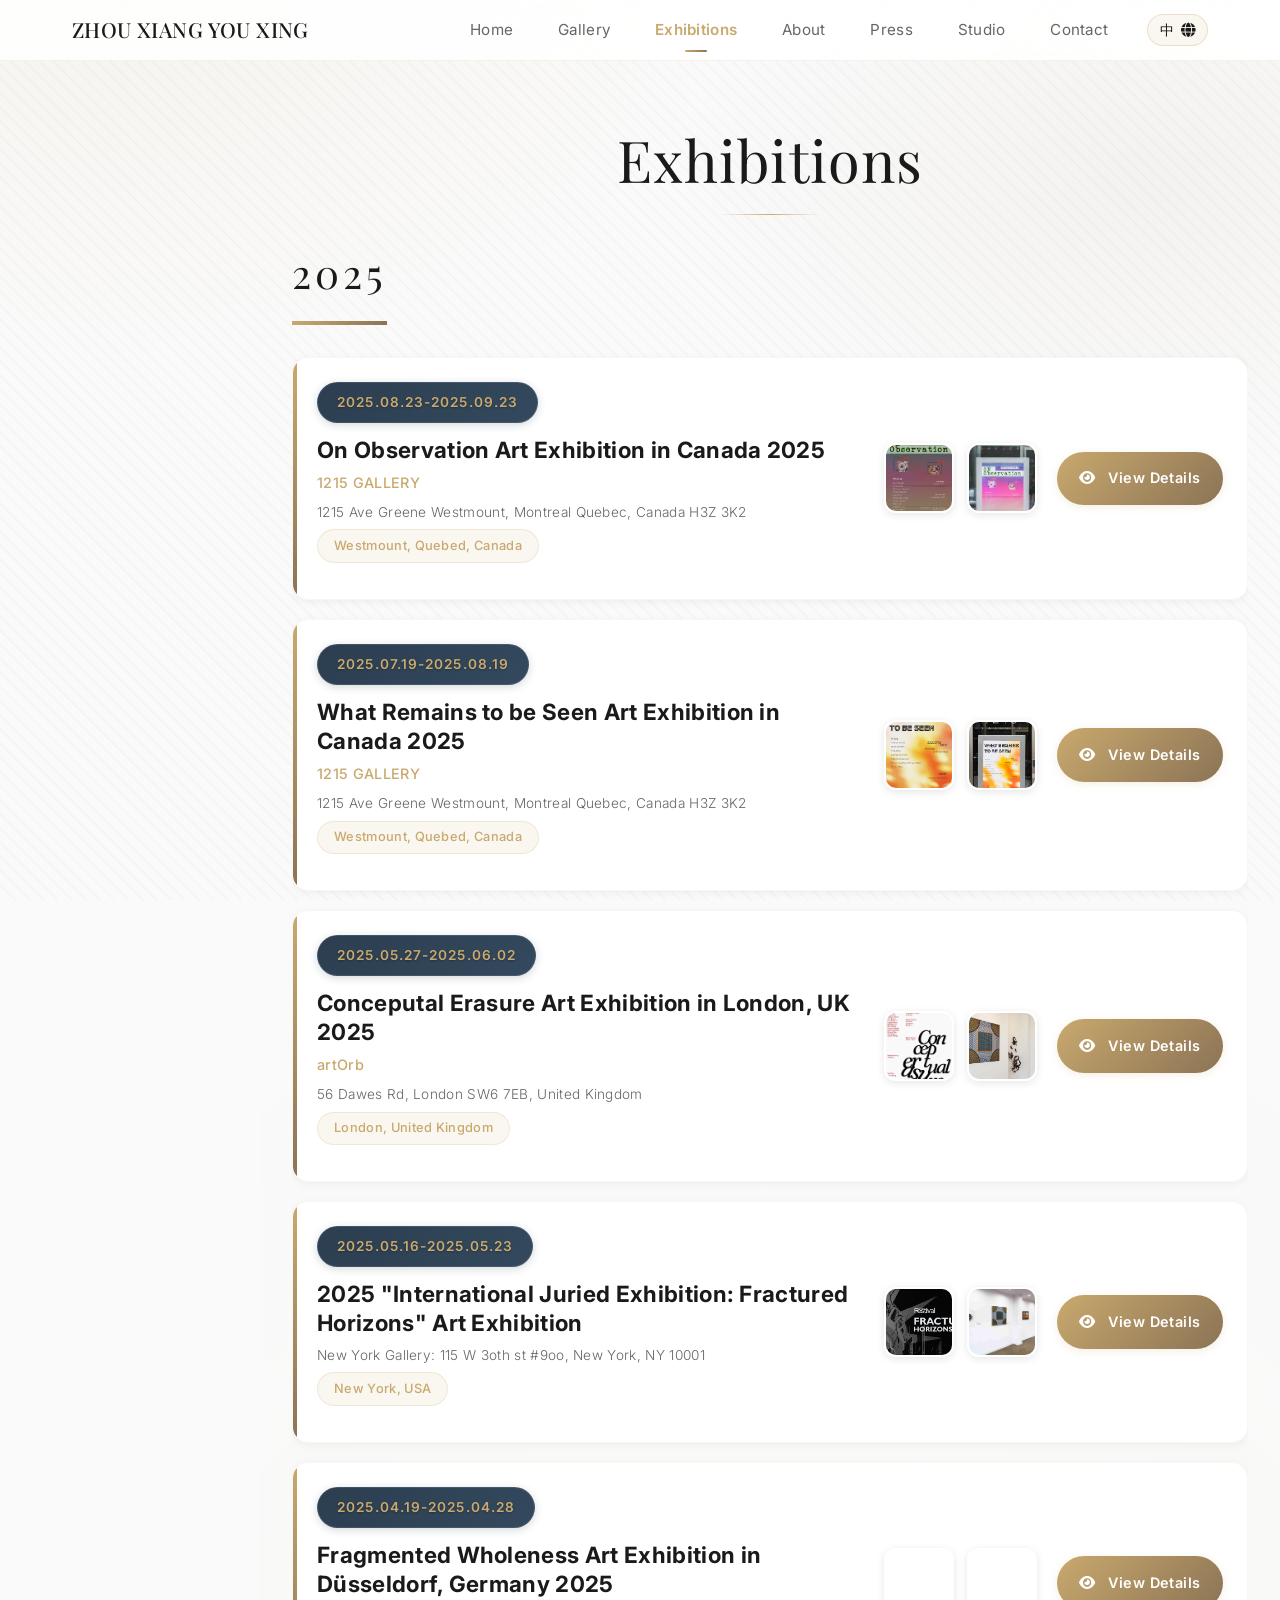
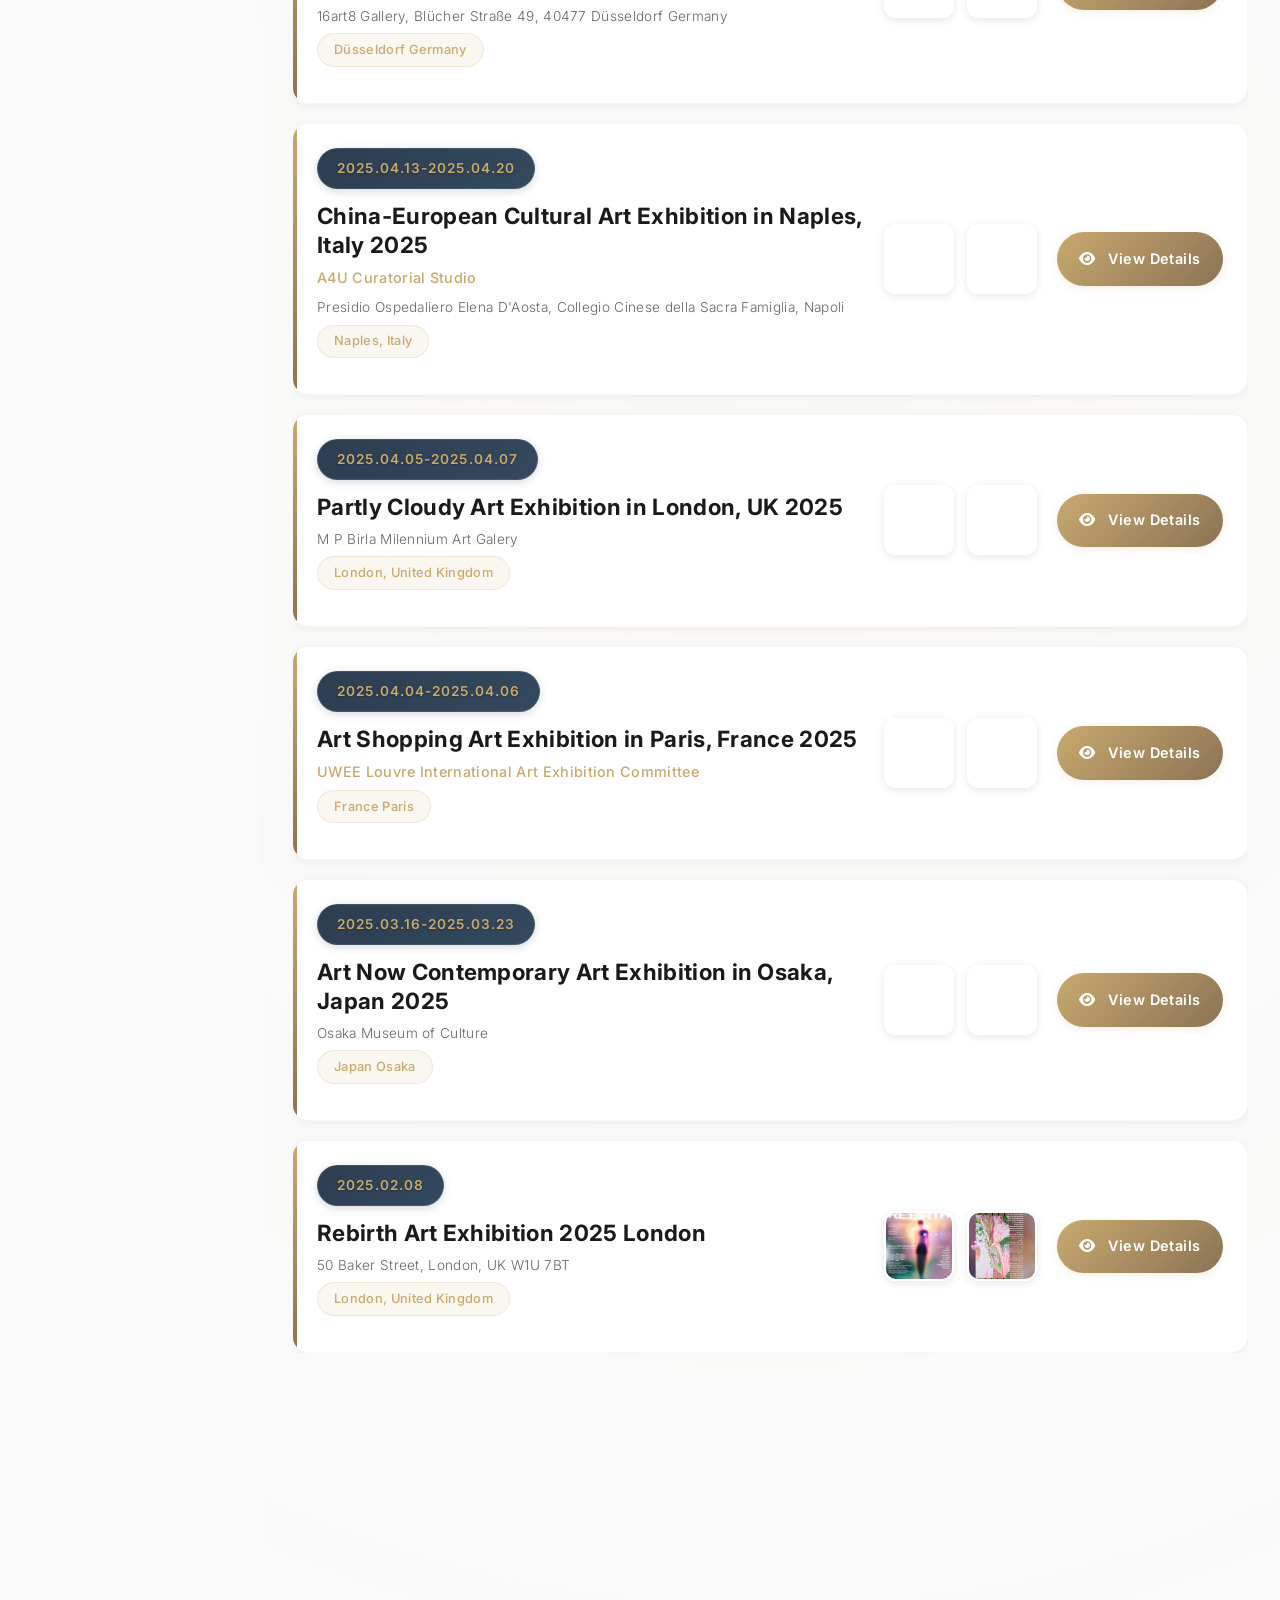
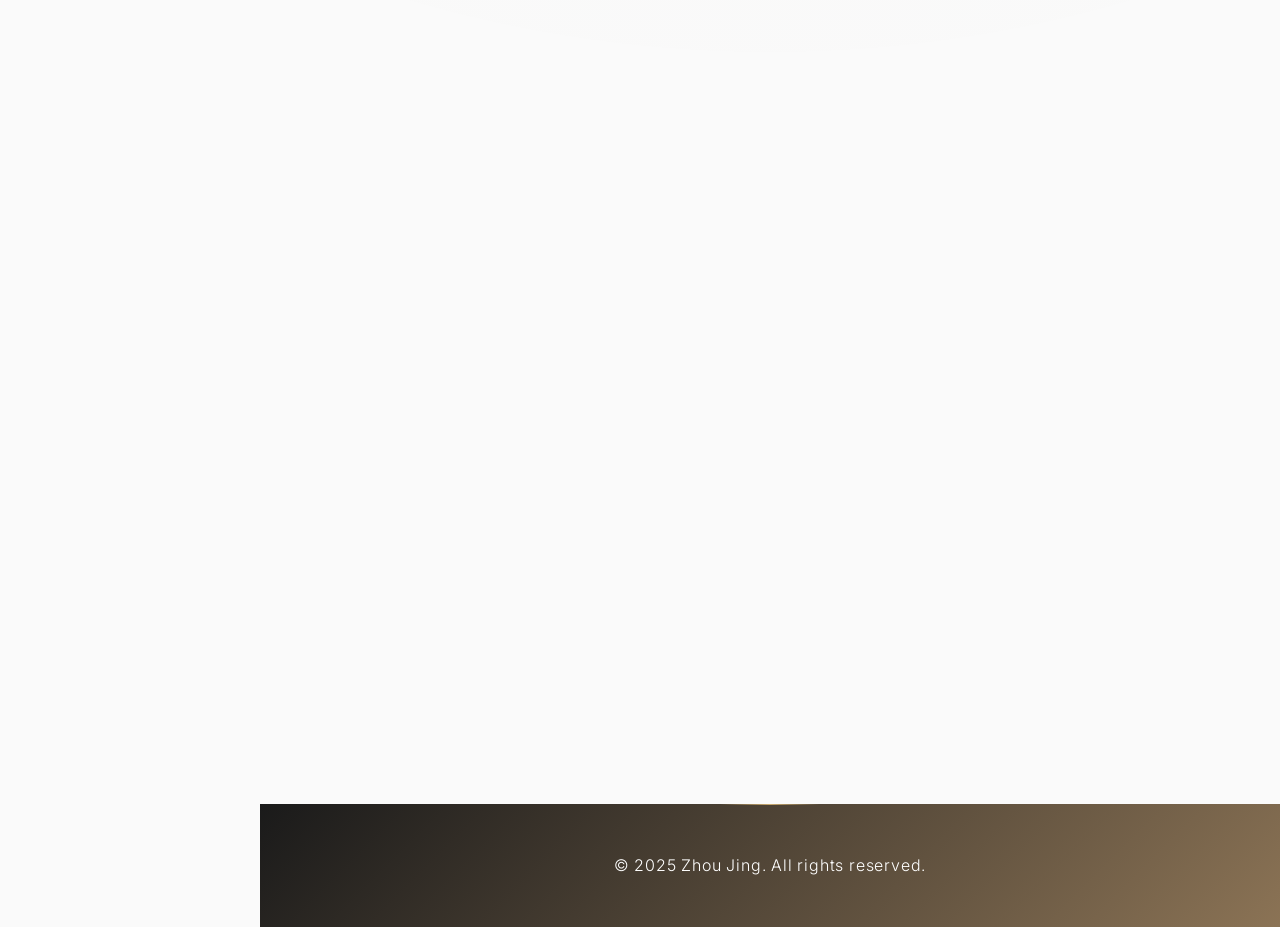
<file: exhibitions.html>
<!DOCTYPE html>
<html lang="en">

<head>
    <meta charset="UTF-8">
    <meta name="viewport" content="width=device-width, initial-scale=1.0">
    <title data-zh="周婧 - 展览" data-en="Zhou Jing - Exhibitions">Zhou Jing - Exhibitions</title>
    <link rel="icon" href="favicon.ico" type="image/x-icon">
    <!-- 所有页面都需要的基础样式 -->
    <link rel="stylesheet" href="css/base.css">

    <!-- 展览特定样式 -->
    <link rel="stylesheet" href="css/pages/exhibitions.css">

    <link rel="stylesheet" href="https://cdnjs.cloudflare.com/ajax/libs/font-awesome/6.0.0/css/all.min.css">
</head>

<body>
    <header class="header">
        <nav class="nav-container">
            <div class="logo" data-i18n="home.title"></div>
            <button class="mobile-menu-toggle" aria-label="菜单">
                <span></span>
                <span></span>
                <span></span>
            </button>
            <div class="nav-right">
                <ul class="nav-links">
                    <li><a href="index.html" class="nav-link" data-i18n="nav.home" title="Home">Home</a></li>
                    <li><a href="gallery.html" class="nav-link" data-i18n="nav.gallery" title="Gallery">Gallery</a></li>
                    <li><a href="exhibitions.html" class="nav-link active" data-i18n="nav.exhibitions"
                            title="Exhibitions">Exhibitions</a></li>
                    <li><a href="about.html" class="nav-link" data-i18n="nav.about" title="About">About</a></li>
                    <li><a href="press.html" class="nav-link" data-i18n="nav.press" title="Press">Press</a></li>
                    <li><a href="studio.html" class="nav-link" data-i18n="nav.studio" title="Studio">Studio</a></li>
                    <li><a href="contact.html" class="nav-link" data-i18n="nav.contact" title="Contact">Contact</a></li>
                </ul>
                <button class="lang-toggle" aria-label="切换语言">
                    <span class="lang-text" data-i18n="lang.current"></span>
                    <i class="fas fa-globe"></i>
                </button>
            </div>
        </nav>
    </header>

    <main class="site-full-bg">
        <section class="exhibitions">
            <h2 data-i18n="exhibitions.title"></h2>
            <div class="exhibitions-timeline">
                <!-- 展览时间线将通过JavaScript动态加载 -->
            </div>
        </section>
    </main>

    <footer class="footer">
        <p data-i18n="footer.copyright"></p>
    </footer>

    <script src="js/language.js"></script>
    <script src="js/exhibitions.js"></script>
    <script src="js/mobile-menu.js"></script>
</body>

</html>
</file>
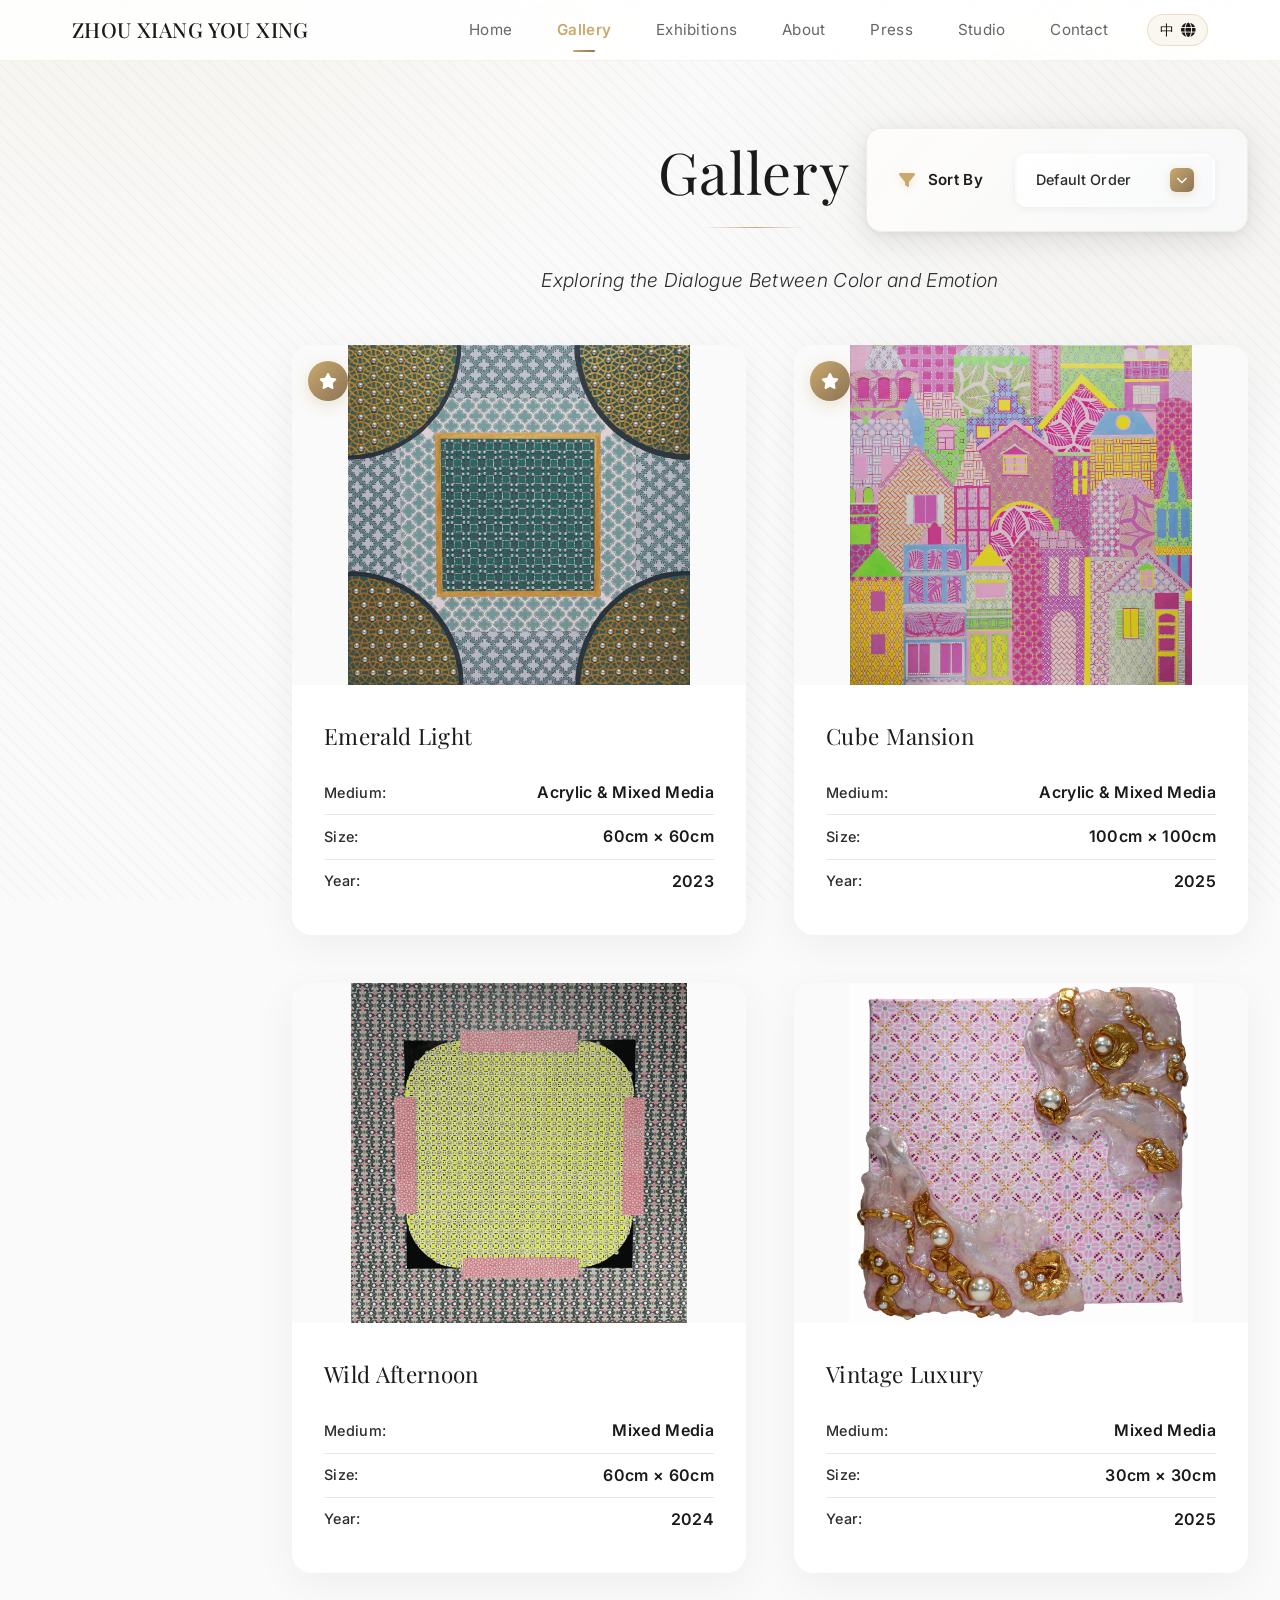
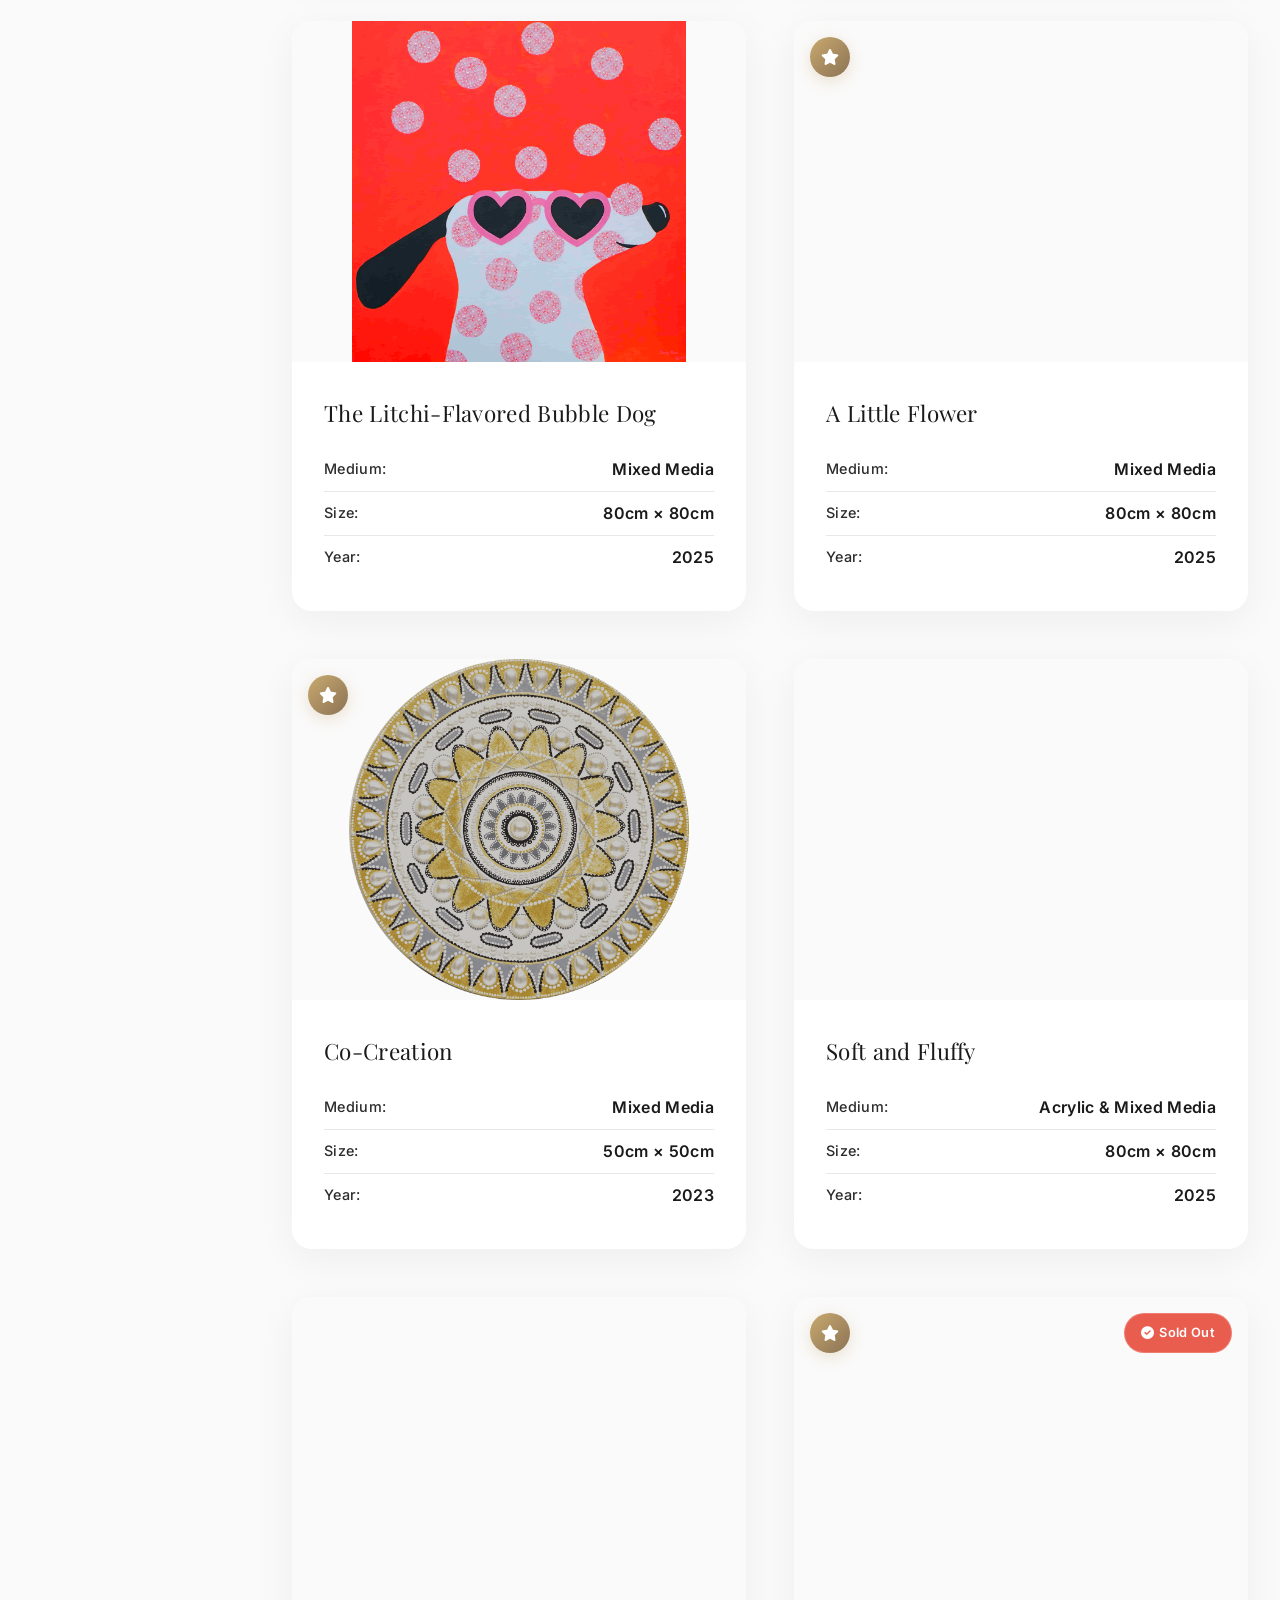
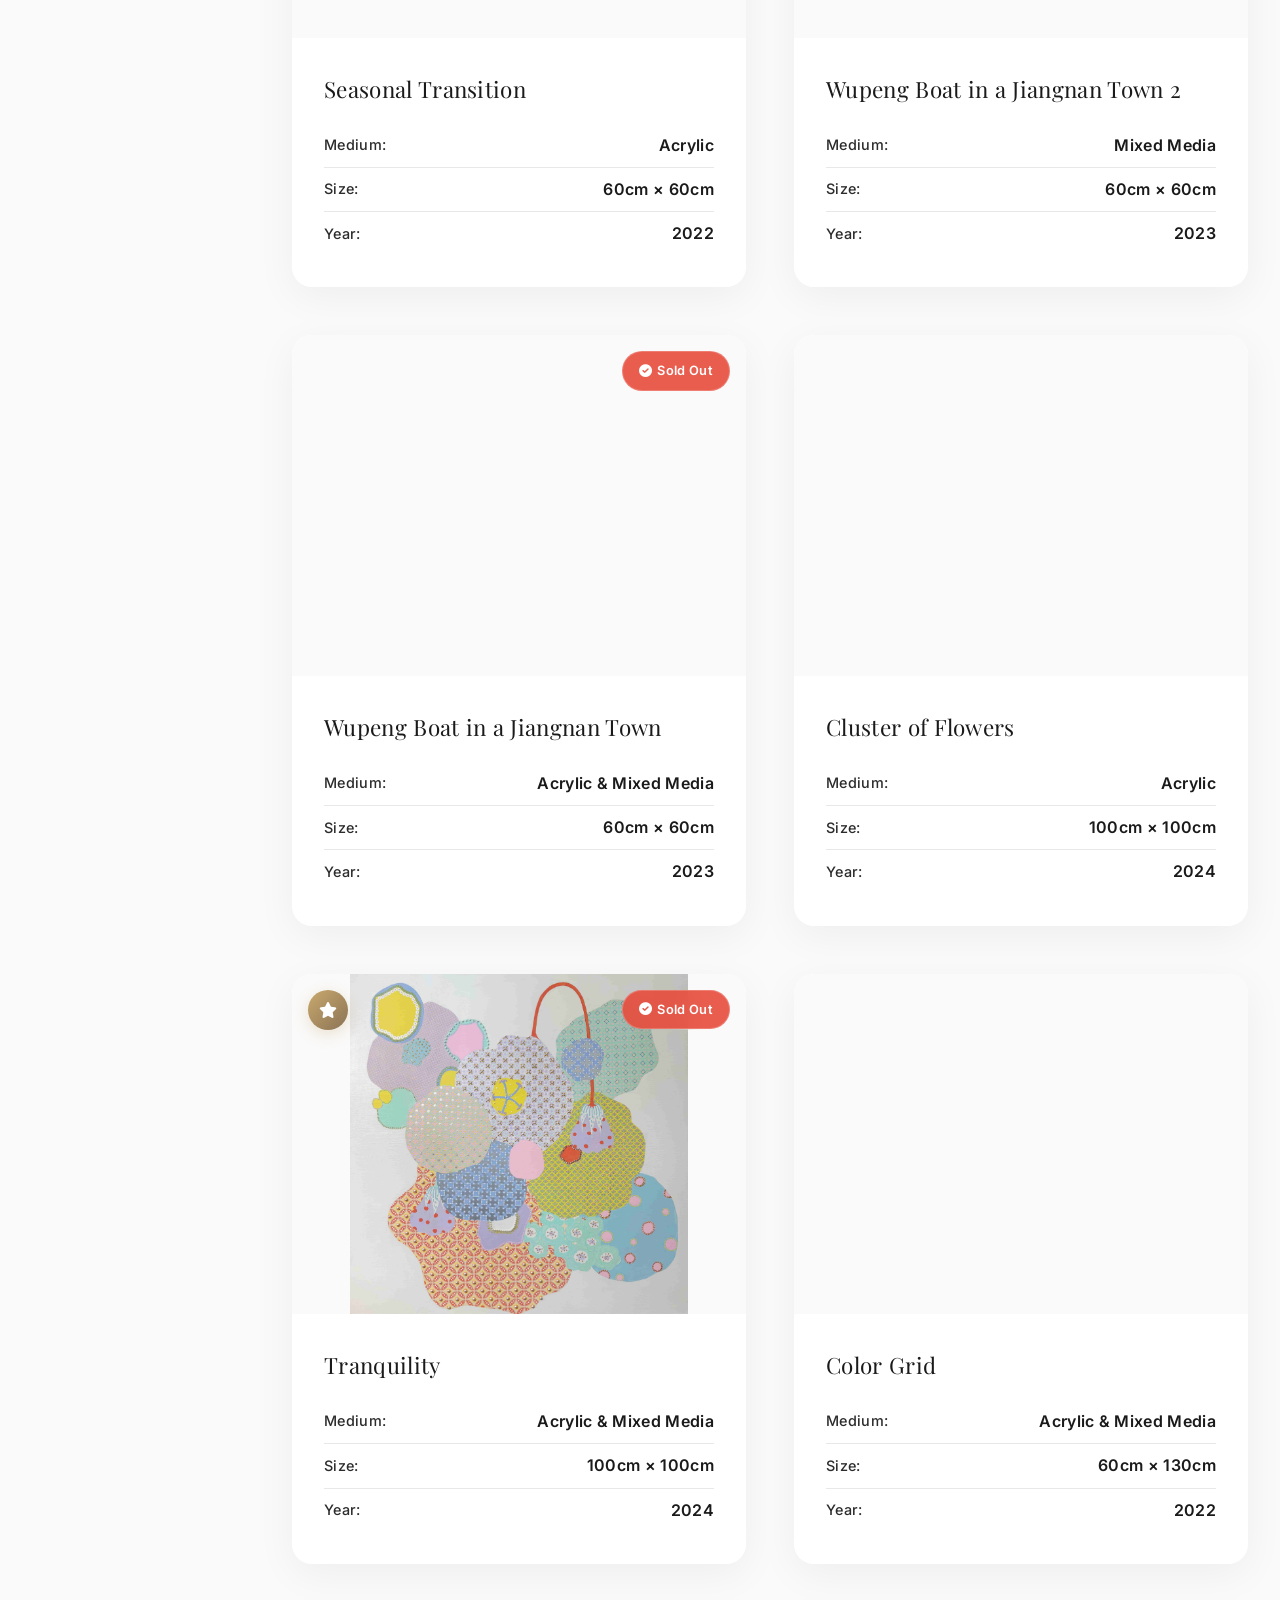
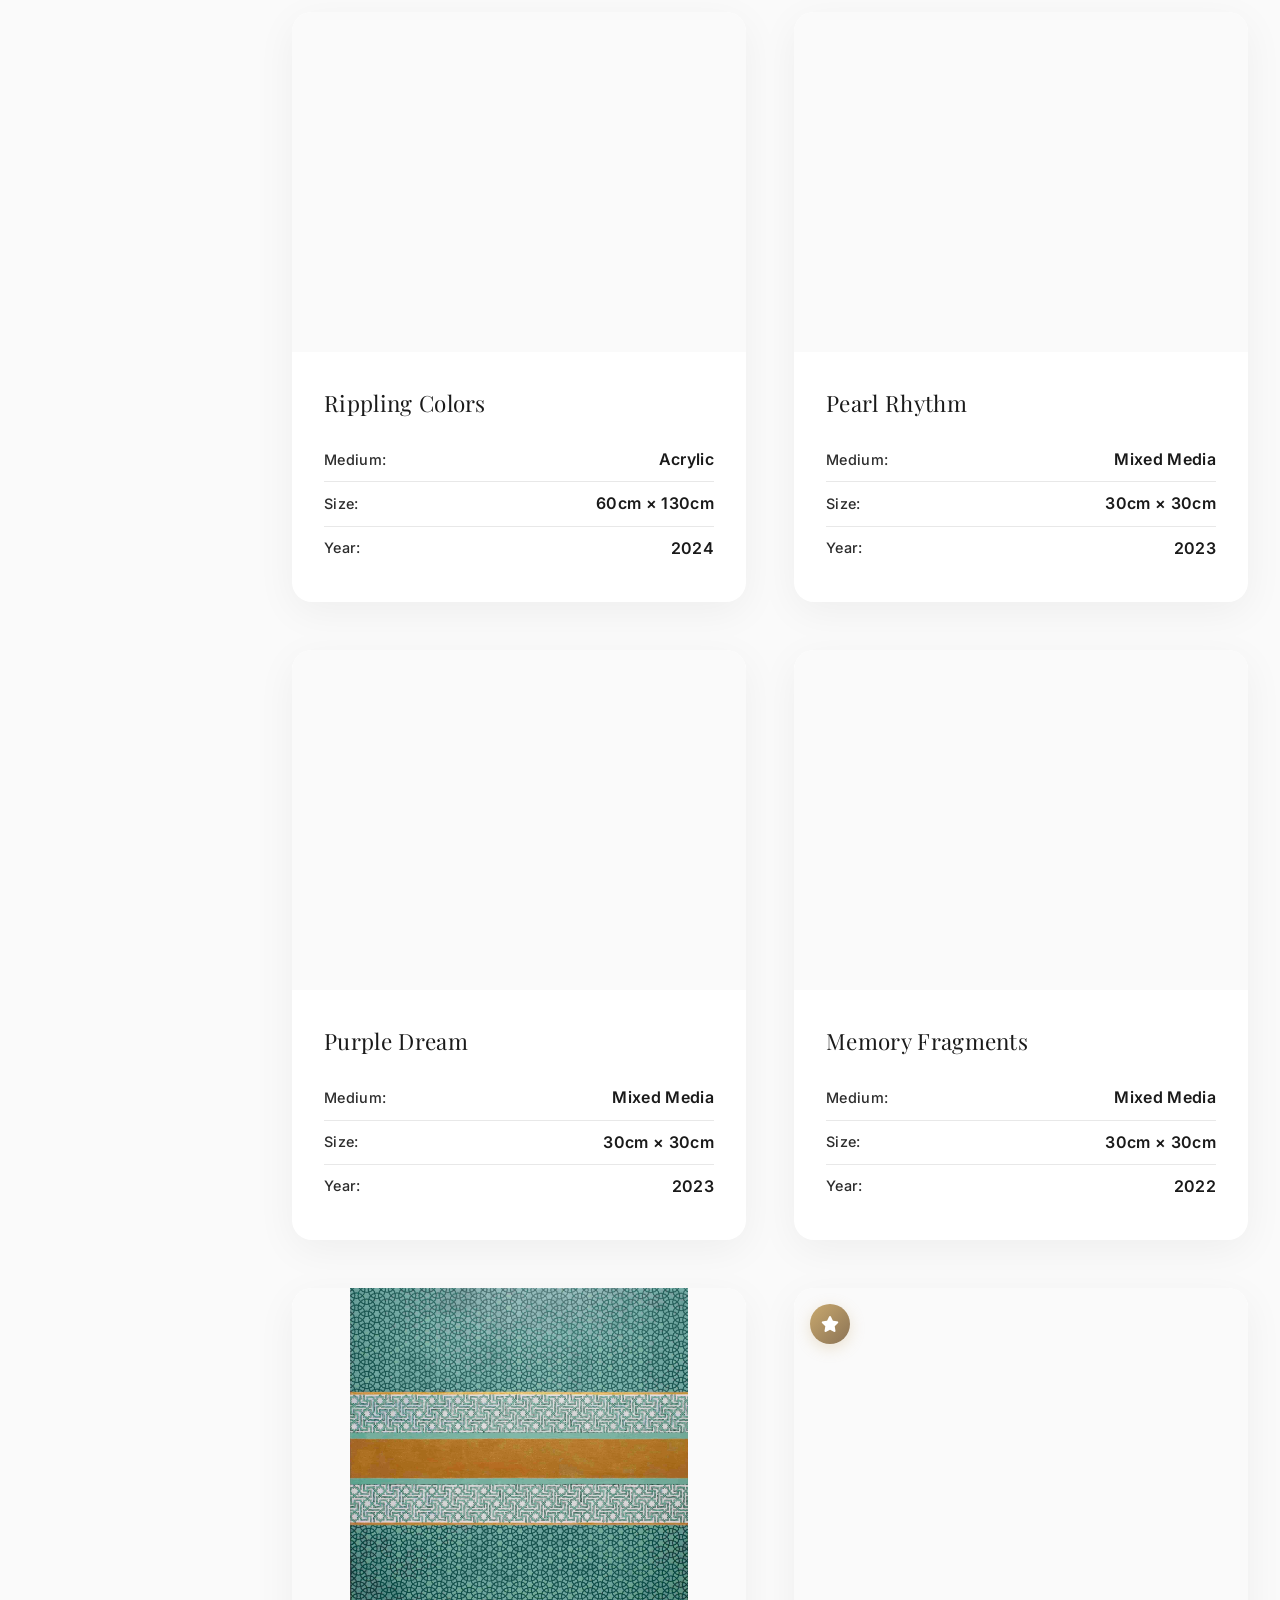
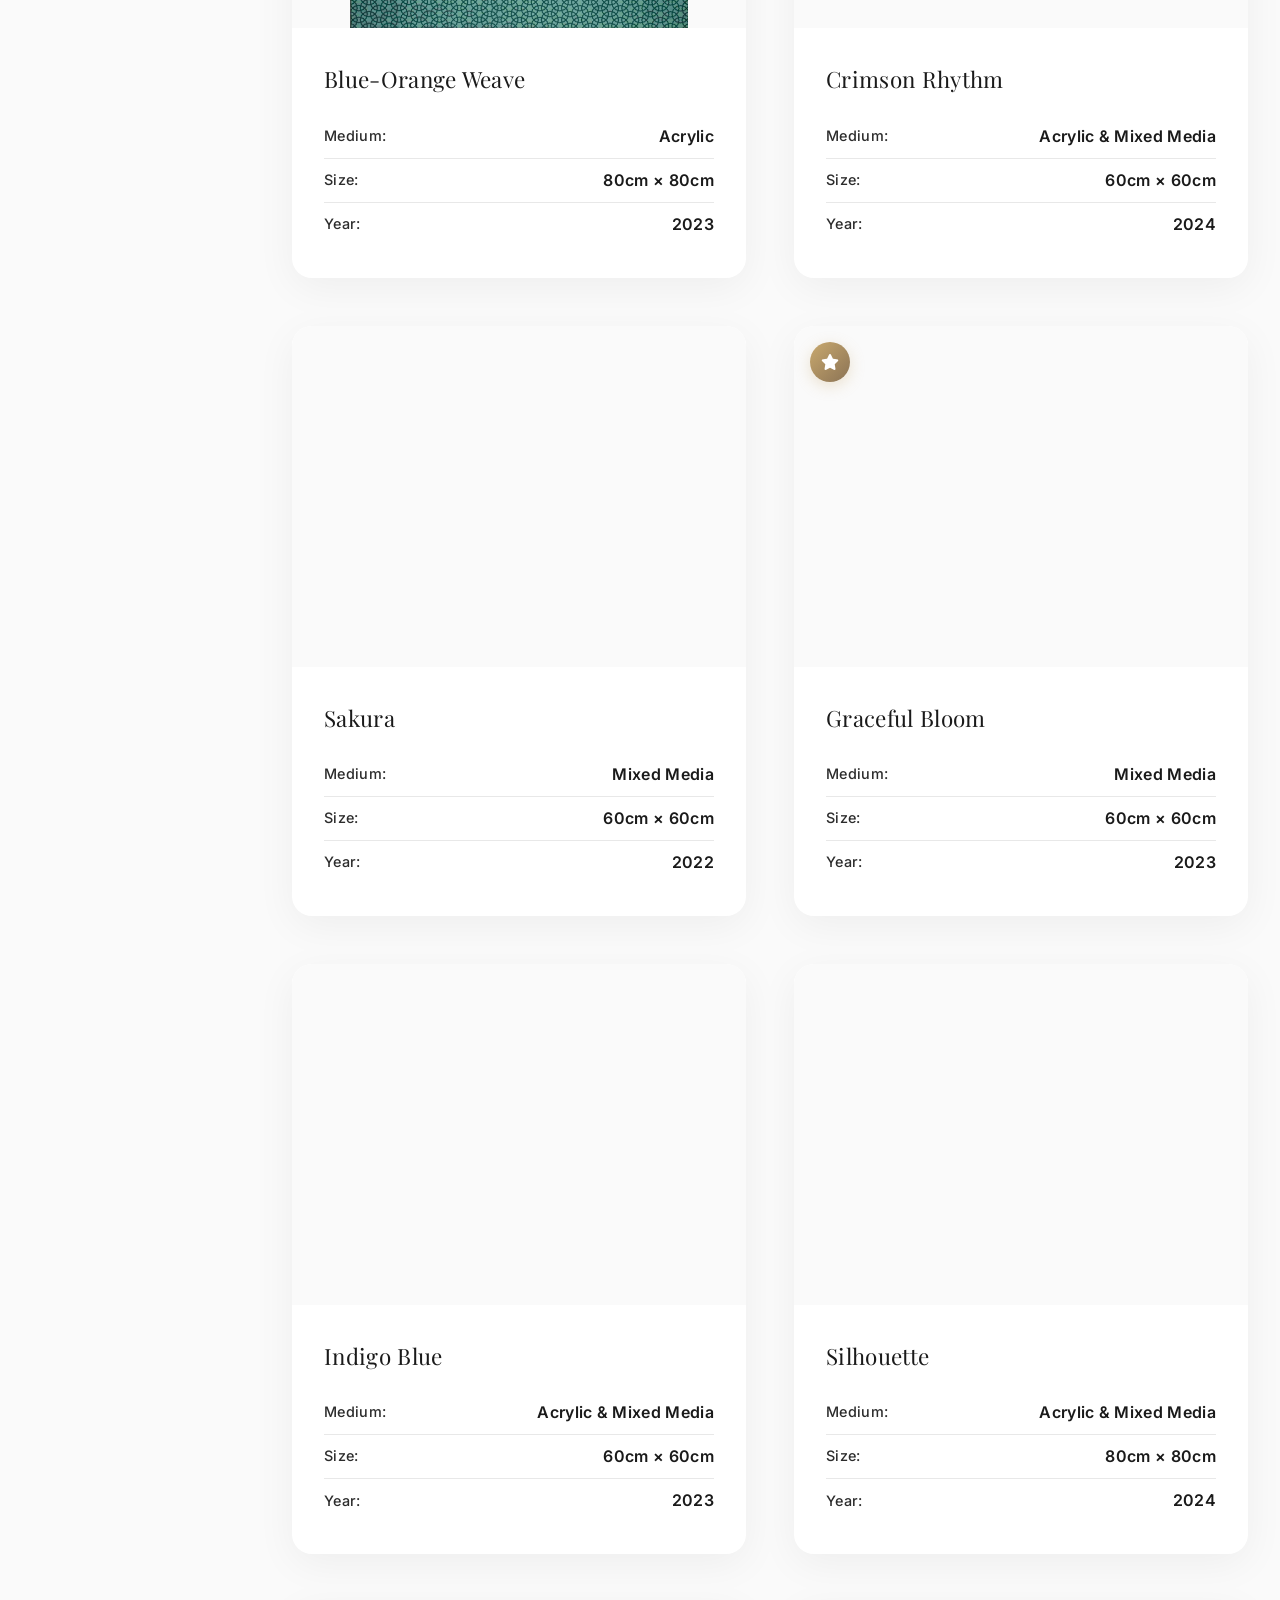
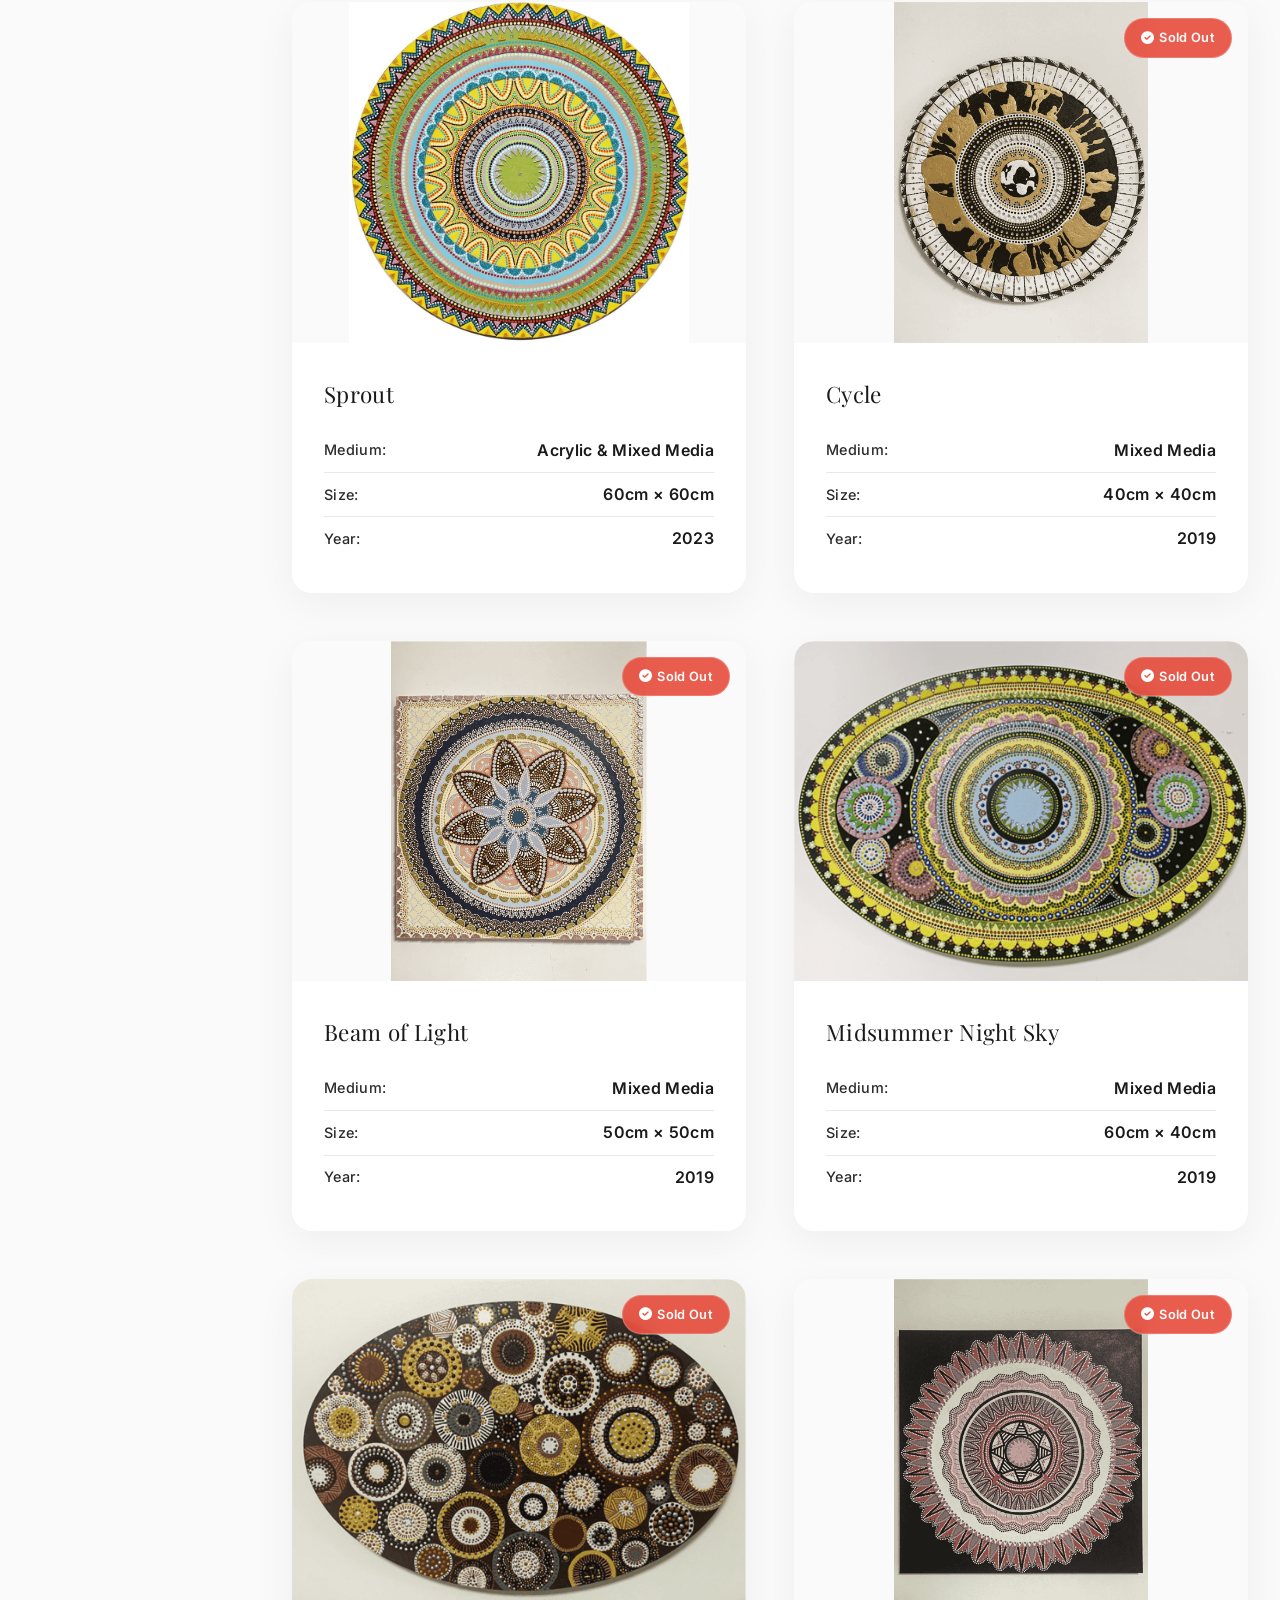
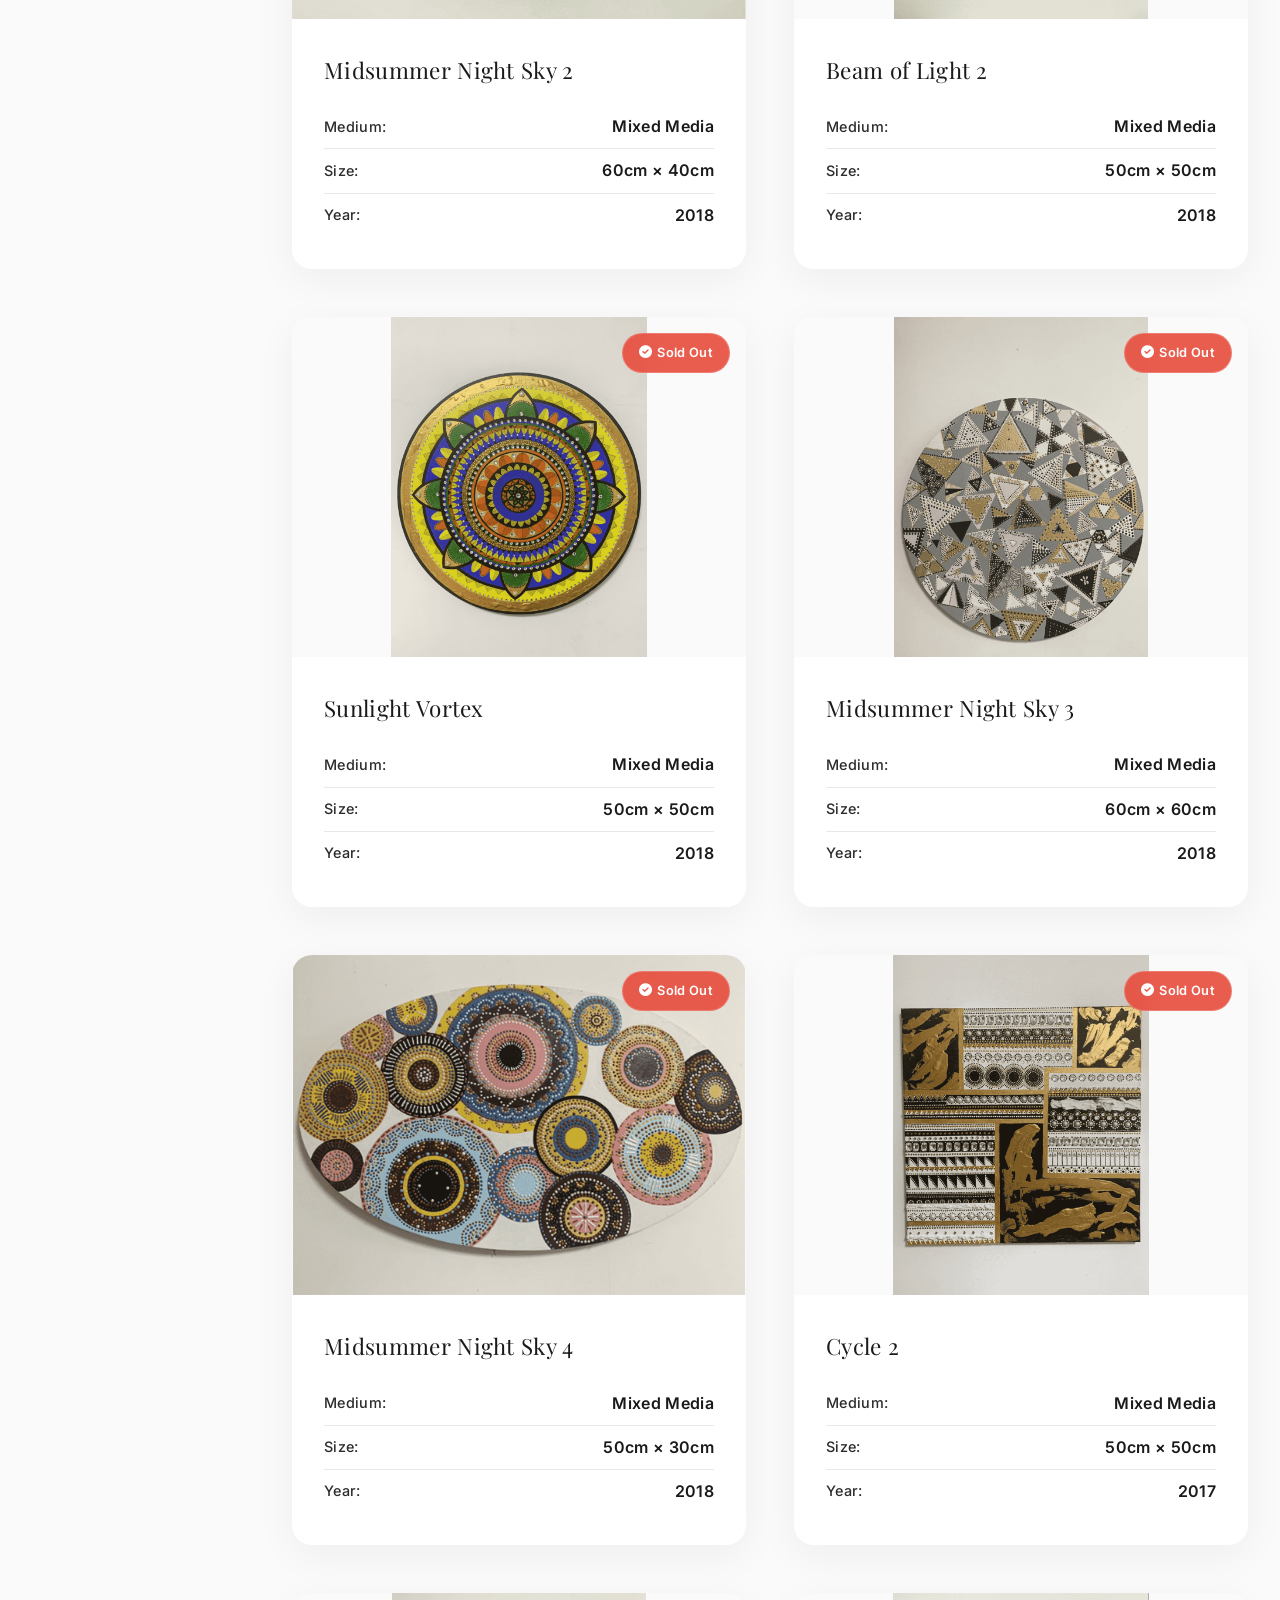
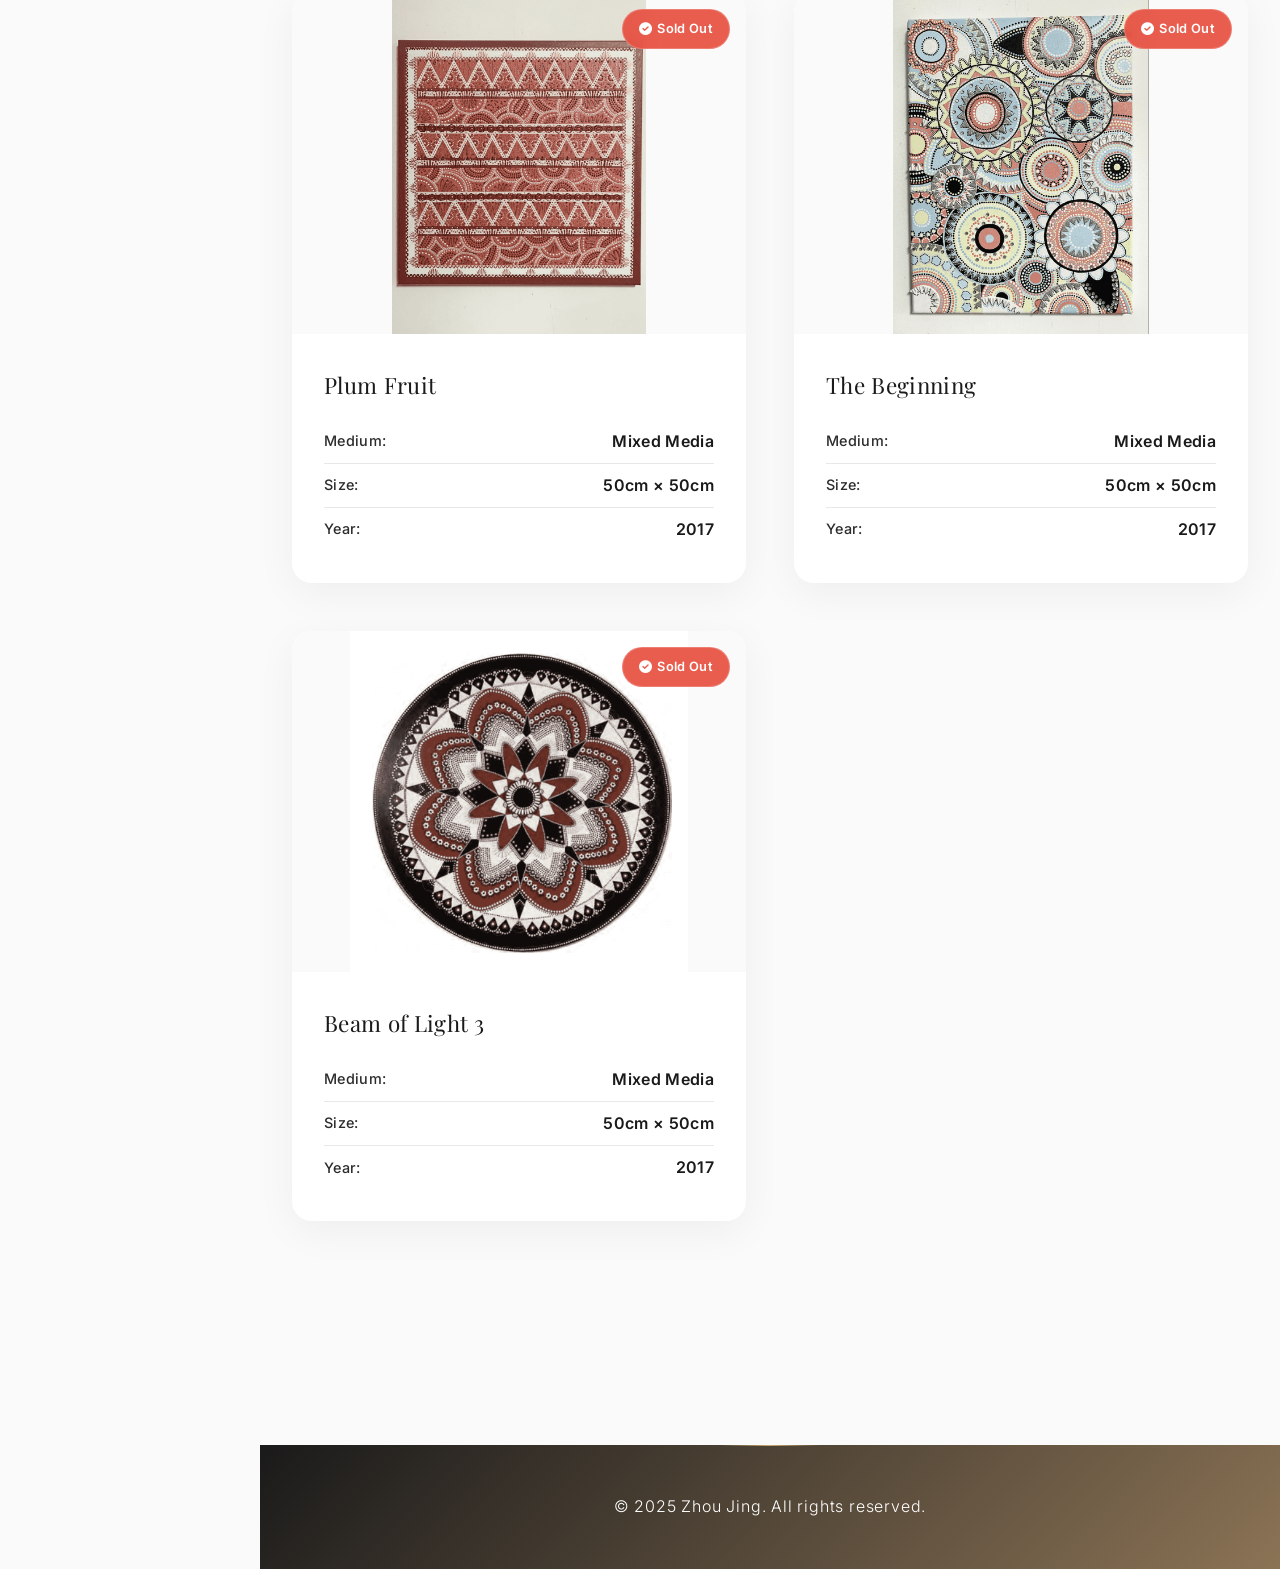
<file: gallery.html>
<!DOCTYPE html>
<html lang="en">

<head>
    <meta charset="UTF-8">
    <meta name="viewport" content="width=device-width, initial-scale=1.0">
    <title data-zh="周婧 - 作品集" data-en="Zhou Jing - Gallery">Zhou Jing - Gallery</title>
    <link rel="icon" href="favicon.ico" type="image/x-icon">
    <!-- 所有页面都需要的基础样式 -->
    <link rel="stylesheet" href="css/base.css">

    <!-- 作品集特定样式 -->
    <link rel="stylesheet" href="css/pages/gallery.css">

    <link rel="stylesheet" href="https://cdnjs.cloudflare.com/ajax/libs/font-awesome/6.0.0/css/all.min.css">
</head>

<body>
    <header class="header">
        <nav class="nav-container">
            <div class="logo" data-i18n="home.title"></div>
            <button class="mobile-menu-toggle" aria-label="菜单">
                <span></span>
                <span></span>
                <span></span>
            </button>
            <div class="nav-right">
                <ul class="nav-links">
                    <li><a href="index.html" class="nav-link" data-i18n="nav.home" title="Home">Home</a></li>
                    <li><a href="gallery.html" class="nav-link active" data-i18n="nav.gallery"
                            title="Gallery">Gallery</a></li>
                    <li><a href="exhibitions.html" class="nav-link" data-i18n="nav.exhibitions"
                            title="Exhibitions">Exhibitions</a></li>
                    <li><a href="about.html" class="nav-link" data-i18n="nav.about" title="About">About</a></li>
                    <li><a href="press.html" class="nav-link" data-i18n="nav.press" title="Press">Press</a></li>
                    <li><a href="studio.html" class="nav-link" data-i18n="nav.studio" title="Studio">Studio</a></li>
                    <li><a href="contact.html" class="nav-link" data-i18n="nav.contact" title="Contact">Contact</a></li>
                </ul>
                <button class="lang-toggle" aria-label="切换语言">
                    <span class="lang-text" data-i18n="lang.current"></span>
                    <i class="fas fa-globe"></i>
                </button>
            </div>
        </nav>
    </header>

    <main>
        <section class="gallery-professional">
            <div class="gallery-container">
                <div class="gallery-header">
                    <div class="gallery-header-top">
                        <h2 data-i18n="gallery.title">作品集</h2>
                        <!-- 排序控制器（与标题同排、靠右） -->
                        <div class="gallery-controls gallery-controls-inline">
                            <div class="sort-controls-premium">
                                <div class="sort-label-premium">
                                    <i class="fas fa-filter sort-filter-icon"></i>
                                    <span data-i18n="gallery.sortBy">排序方式</span>
                                </div>
                                <div class="custom-select-wrapper">
                                    <div class="custom-select" id="customSelect">
                                        <div class="select-trigger">
                                            <span class="select-text" data-i18n="gallery.sortDefault">默认排序</span>
                                            <div class="select-arrow">
                                                <i class="fas fa-chevron-down"></i>
                                            </div>
                                        </div>
                                        <div class="select-options">
                                            <div class="select-option active" data-value="default">
                                                <i class="fas fa-th-list option-icon"></i>
                                                <span data-i18n="gallery.sortDefault">默认排序</span>
                                            </div>
                                            <div class="select-option" data-value="year-desc">
                                                <i class="fas fa-sort-amount-down option-icon"></i>
                                                <span data-i18n="gallery.sortByYearDesc">按年份 ↓ (新→旧)</span>
                                            </div>
                                            <div class="select-option" data-value="year-asc">
                                                <i class="fas fa-sort-amount-up option-icon"></i>
                                                <span data-i18n="gallery.sortByYearAsc">按年份 ↑ (旧→新)</span>
                                            </div>
                                        </div>
                                    </div>
                                    <!-- 隐藏的原生select用于表单提交和可访问性 -->
                                    <select class="hidden-select" id="sortSelect" aria-label="选择排序方式">
                                        <option value="default">默认排序</option>
                                        <option value="year-desc">按年份 (新→旧)</option>
                                        <option value="year-asc">按年份 (旧→新)</option>
                                    </select>
                                </div>
                            </div>
                        </div>
                    </div>
                    <p class="gallery-subtitle" data-i18n="gallery.subtitle">探索色彩与情感的对话</p>
                </div>

                <!-- 作品网格 - 通过JavaScript动态生成 -->
                <div class="gallery-grid">
                    <!-- 作品将通过JavaScript动态加载 -->
                </div>
            </div>
        </section>
    </main>

    <footer class="footer">
        <p data-i18n="footer.copyright"></p>
    </footer>

    <!-- 现代艺术气质图片查看模态框 -->
    <div class="modal" id="imageModal">
        <div class="modal-container">
            <span class="modal-close">&times;</span>
            <div class="modal-nav modal-nav-prev" id="modalPrev">
                <i class="fas fa-chevron-left"></i>
            </div>
            <div class="modal-nav modal-nav-next" id="modalNext">
                <i class="fas fa-chevron-right"></i>
            </div>

            <div class="modal-image-container">
                <img class="modal-content" id="modalImage" title="查看大图">
            </div>

            <div class="modal-info">
                <h3 class="modal-title" id="modalTitle"></h3>
                <p class="modal-meta" id="modalMeta"></p>
                <p class="modal-description" id="modalDescription">
                    <span data-i18n="gallery.modalDescription">点击图片可以放大查看细节，使用左右箭头或键盘方向键浏览其他作品。</span>
                </p>
            </div>
        </div>
    </div>

    <script src="js/language.js"></script>
    <script src="js/gallery.js"></script>
    <script src="js/mobile-menu.js"></script>
</body>

</html>
</file>
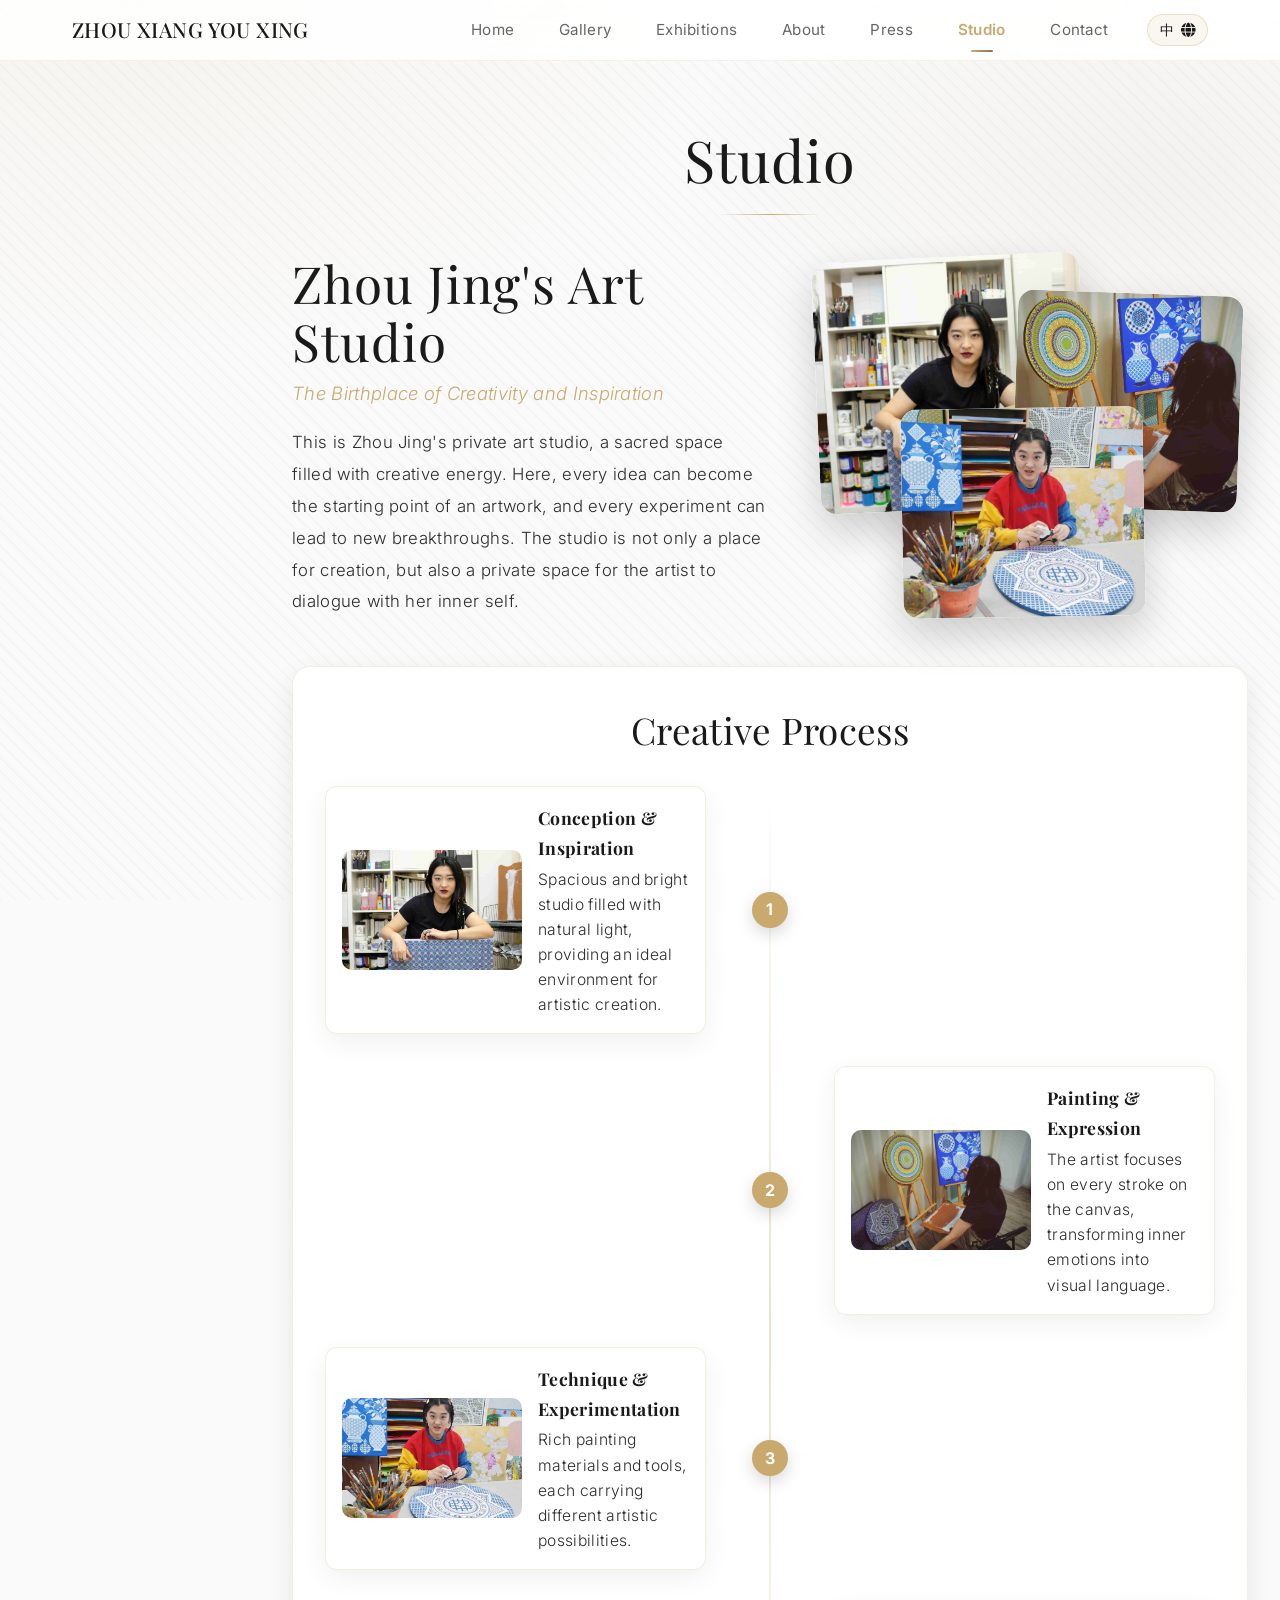
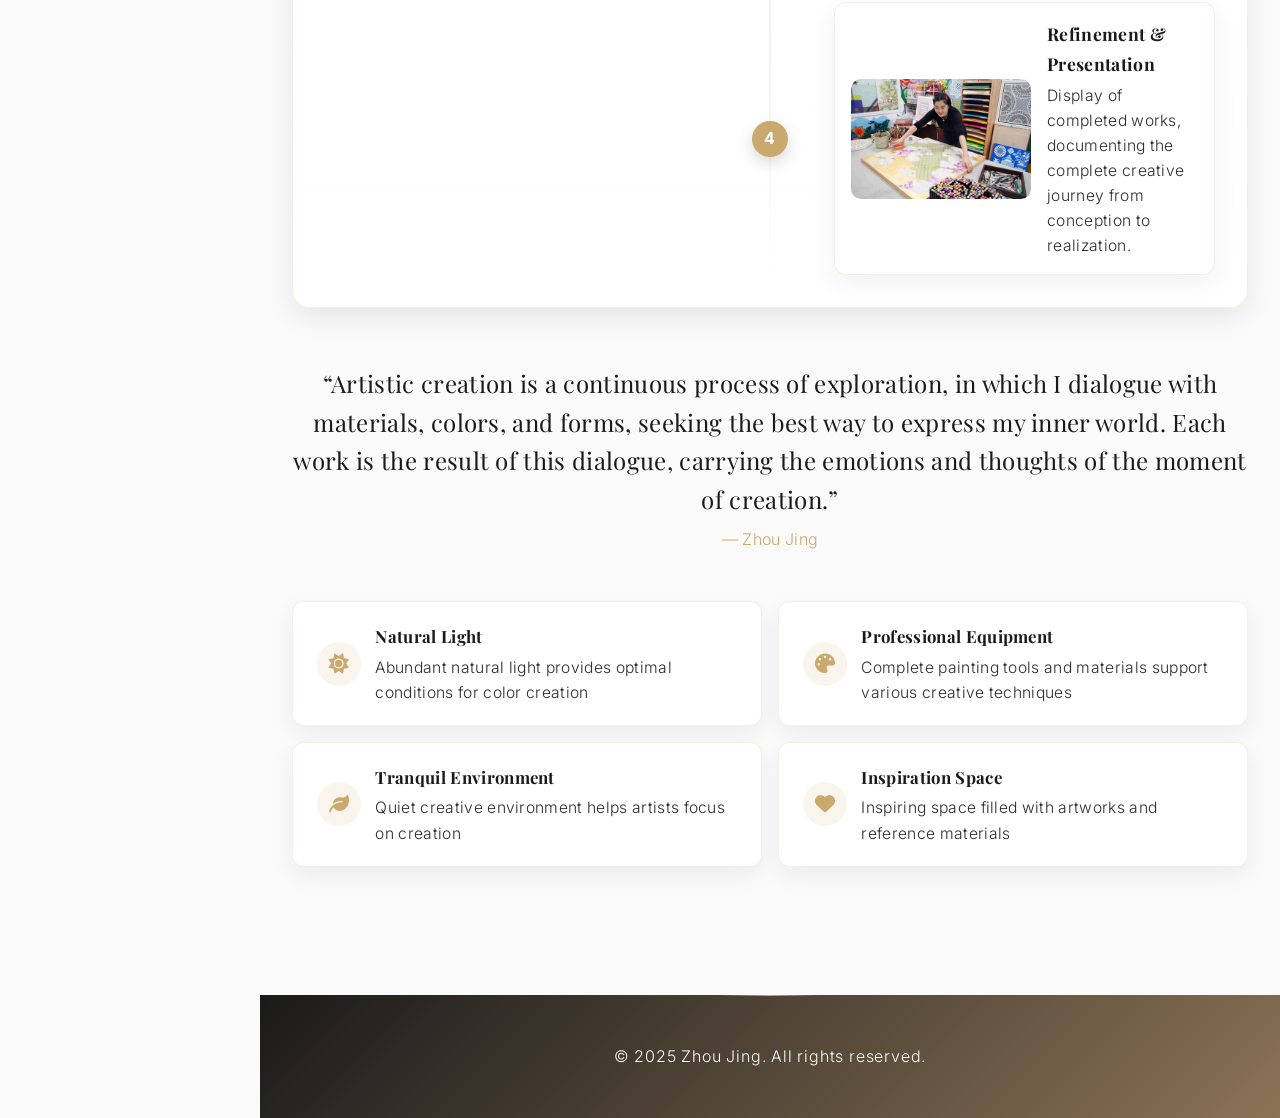
<file: studio.html>
<!DOCTYPE html>
<html lang="en">

<head>
    <meta charset="UTF-8">
    <meta name="viewport" content="width=device-width, initial-scale=1.0">
    <title data-zh="周婧 - 工作室" data-en="Zhou Jing - Studio">Zhou Jing - Studio</title>
    <link rel="icon" href="favicon.ico" type="image/x-icon">
    <!-- 所有页面都需要的基础样式 -->
    <link rel="stylesheet" href="css/base.css">

    <!-- 工作室页面特定样式 -->
    <link rel="stylesheet" href="css/pages/studio.css">

    <link rel="stylesheet" href="https://cdnjs.cloudflare.com/ajax/libs/font-awesome/6.0.0/css/all.min.css">
</head>

<body>
    <header class="header">
        <nav class="nav-container">
            <div class="logo" data-i18n="home.title"></div>
            <button class="mobile-menu-toggle" aria-label="菜单">
                <span></span>
                <span></span>
                <span></span>
            </button>
            <div class="nav-right">
                <ul class="nav-links">
                    <li><a href="index.html" class="nav-link" data-i18n="nav.home" title="Home">Home</a></li>
                    <li><a href="gallery.html" class="nav-link" data-i18n="nav.gallery" title="Gallery">Gallery</a></li>
                    <li><a href="exhibitions.html" class="nav-link" data-i18n="nav.exhibitions"
                            title="Exhibitions">Exhibitions</a></li>
                    <li><a href="about.html" class="nav-link" data-i18n="nav.about" title="About">About</a></li>
                    <li><a href="press.html" class="nav-link" data-i18n="nav.press" title="Press">Press</a></li>
                    <li><a href="studio.html" class="nav-link active" data-i18n="nav.studio" title="Studio">Studio</a>
                    </li>
                    <li><a href="contact.html" class="nav-link" data-i18n="nav.contact" title="Contact">Contact</a></li>
                </ul>
                <button class="lang-toggle" aria-label="切换语言">
                    <span class="lang-text" data-i18n="lang.current"></span>
                    <i class="fas fa-globe"></i>
                </button>
            </div>
        </nav>
    </header>

    <main>
        <section class="studio">
            <h2 data-i18n="nav.studio"></h2>
            <div class="studio-content">
                <div class="studio-gallery">
                    <!-- 工作室照片将通过JavaScript动态加载 -->
                </div>
                <div class="studio-text">
                    <!-- 描述文本将通过JavaScript动态加载 -->
                </div>
            </div>
        </section>
    </main>

    <footer class="footer">
        <p data-i18n="footer.copyright"></p>
    </footer>

    <script src="js/language.js"></script>
    <script src="js/studio.js"></script>
    <script src="js/mobile-menu.js"></script>
</body>

</html>
</file>
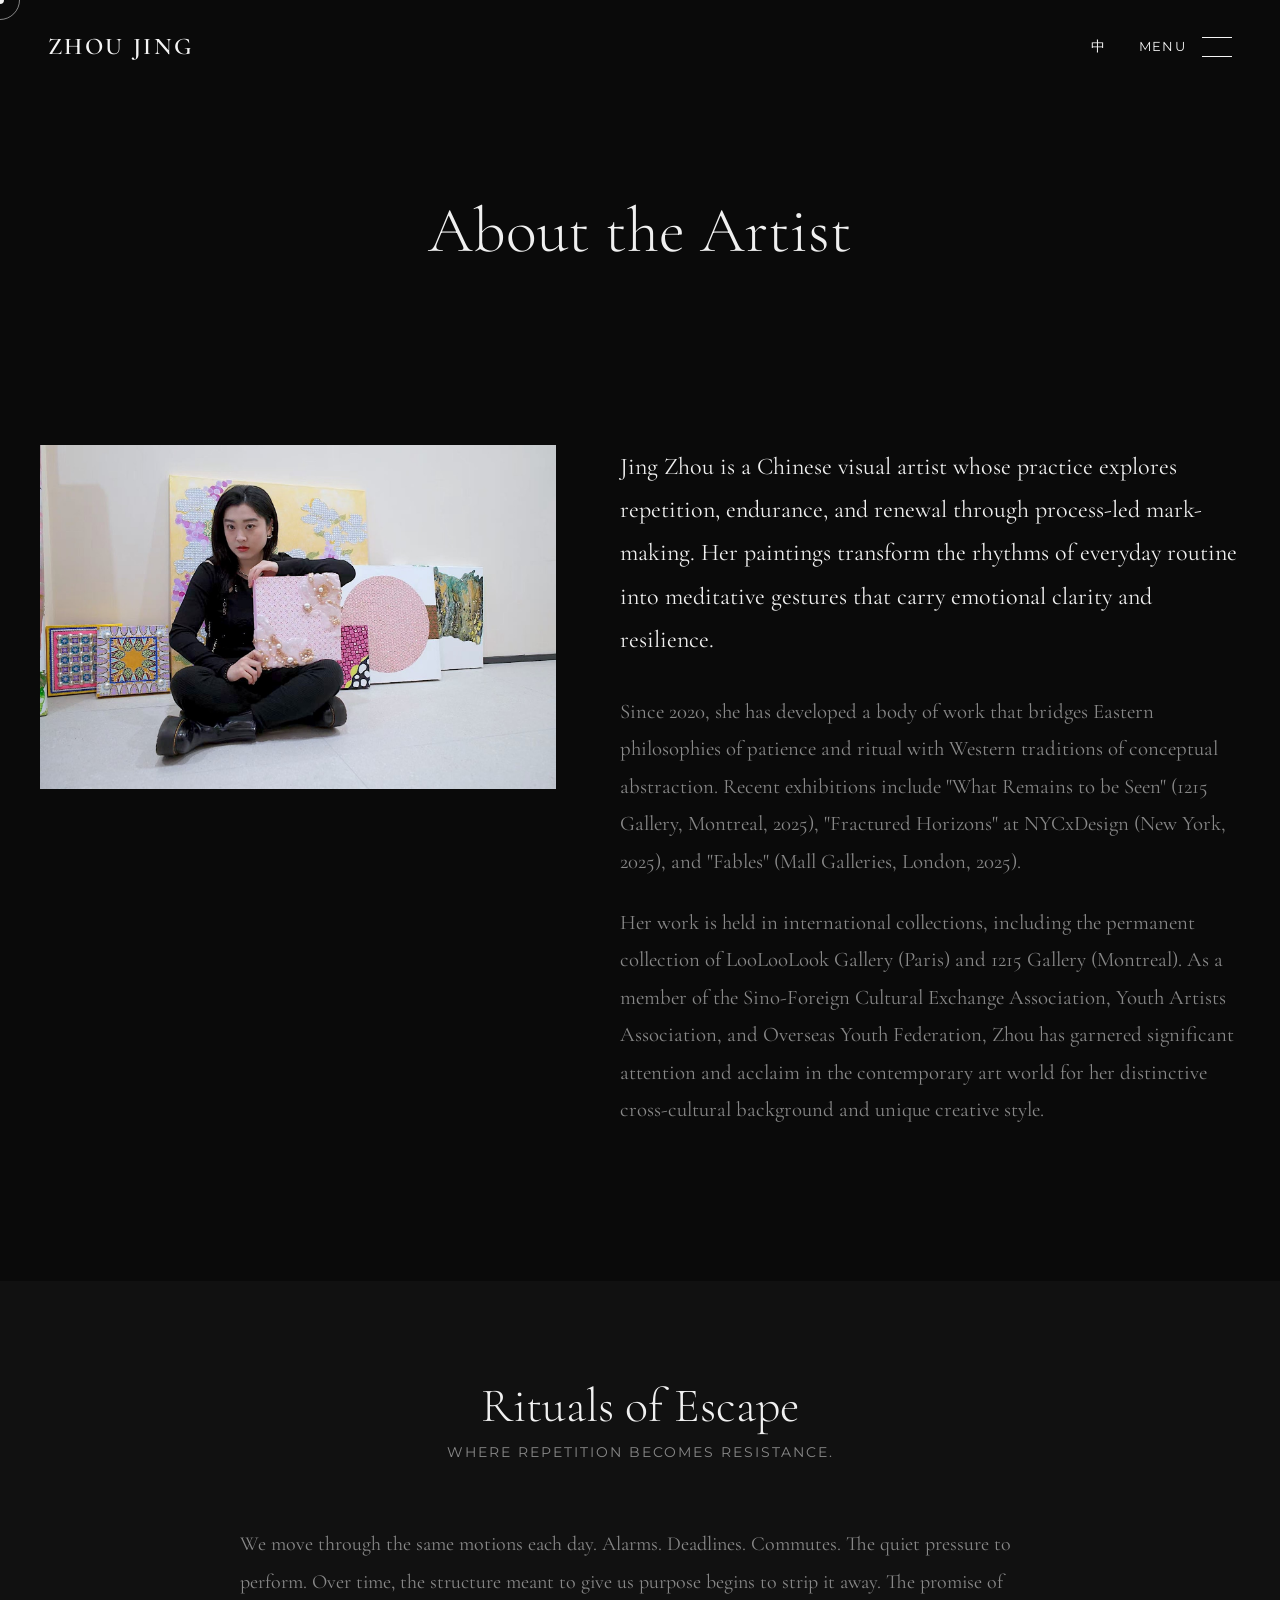
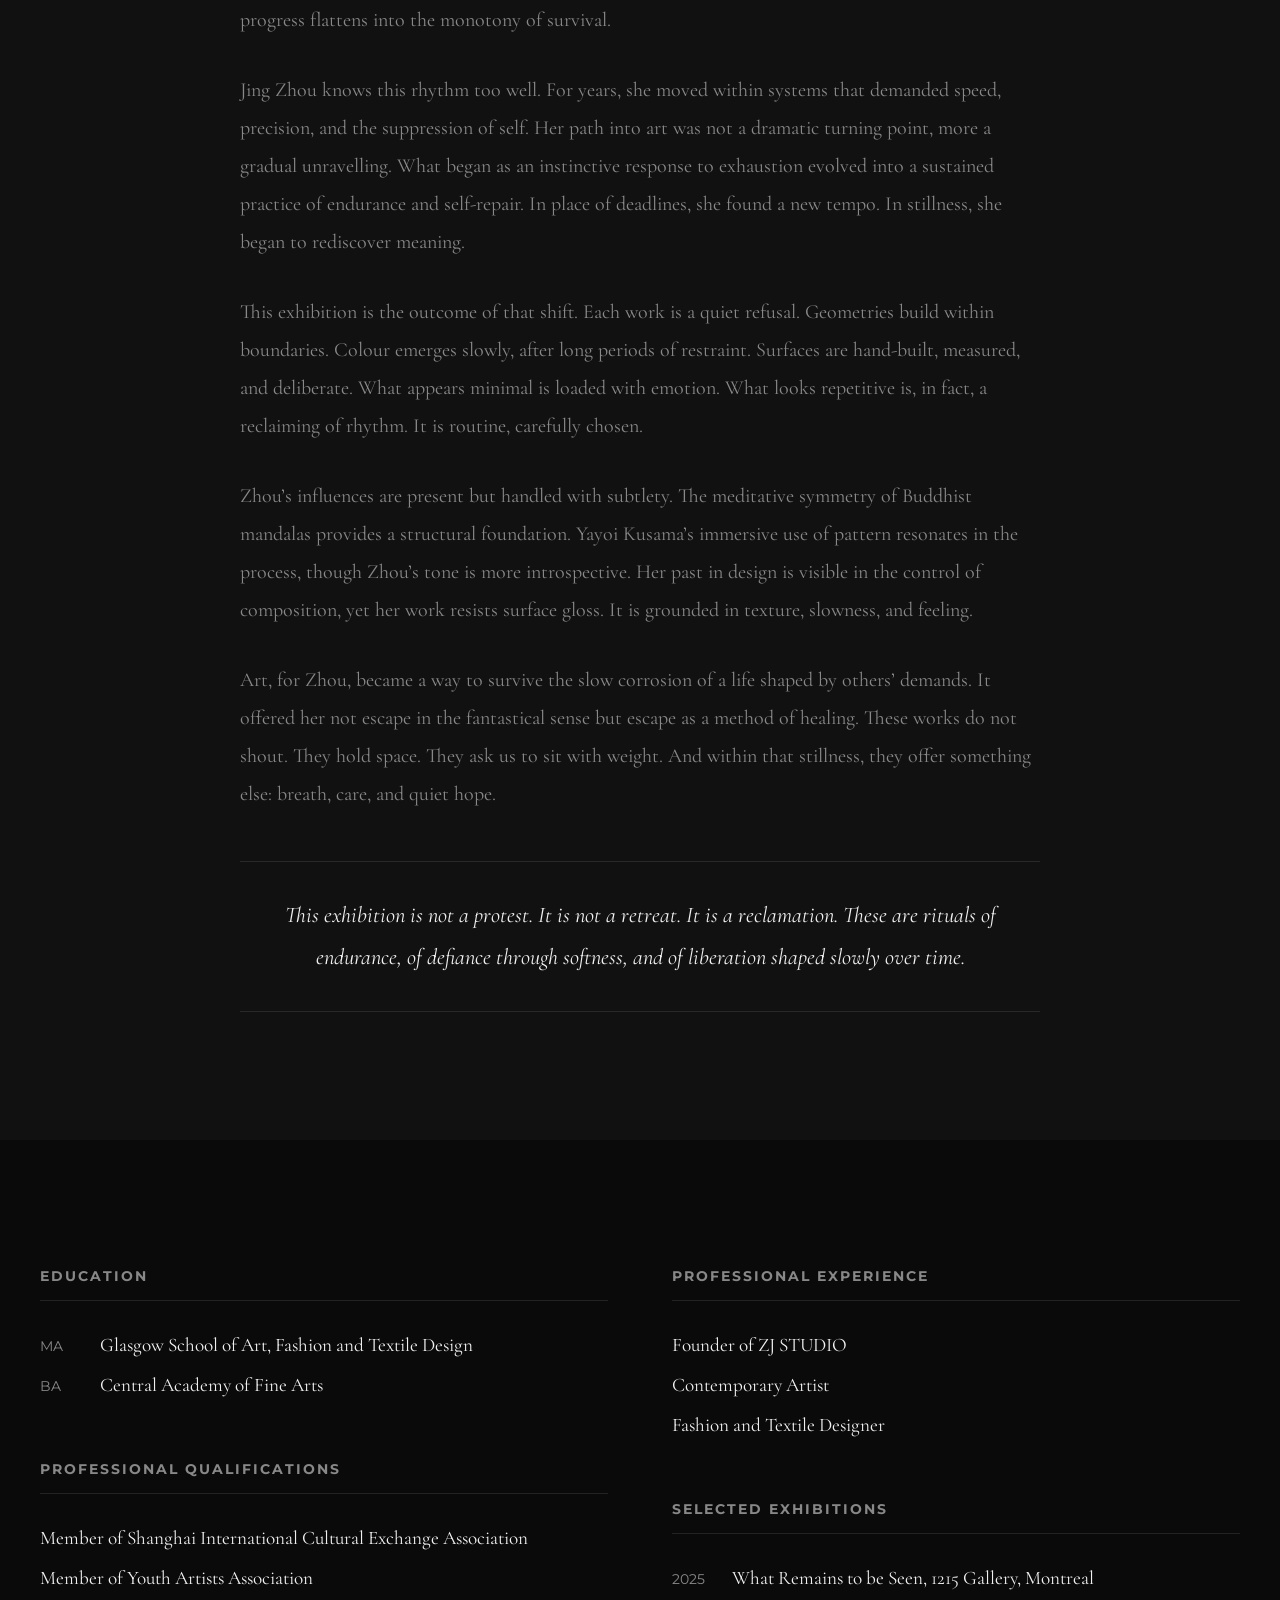
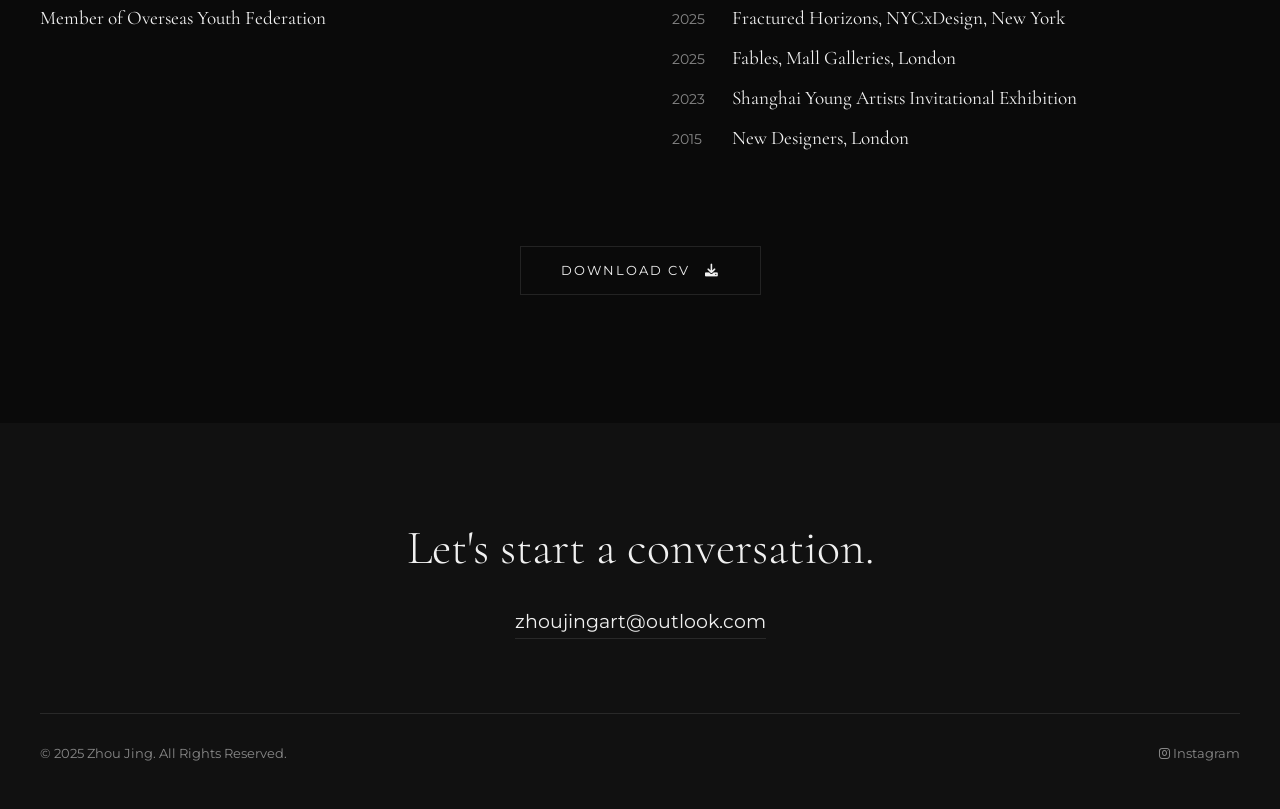
<file: v2/about.html>
<!DOCTYPE html>
<html lang="en">

<head>
    <meta charset="UTF-8">
    <meta name="viewport" content="width=device-width, initial-scale=1.0">
    <title>About - Zhou Jing</title>
    <link rel="preconnect" href="https://fonts.googleapis.com">
    <link rel="preconnect" href="https://fonts.gstatic.com" crossorigin>
    <link
        href="https://fonts.googleapis.com/css2?family=Cormorant+Garamond:wght@300;400;500;600&family=Montserrat:wght@200;300;400&display=swap"
        rel="stylesheet">
    <link rel="stylesheet" href="https://cdnjs.cloudflare.com/ajax/libs/font-awesome/6.0.0/css/all.min.css">
    <link rel="stylesheet" href="css/style.css">
    <link rel="stylesheet" href="css/about.css">
</head>

<body>
    <!-- Custom Cursor -->
    <div class="cursor"></div>
    <div class="cursor-follower"></div>

    <!-- Loading Screen -->
    <!-- <div class="loader">
        <div class="loader-text">ZHOU JING</div>
        <div class="loader-line"></div>
    </div> -->

    <!-- Navigation -->
    <nav class="navbar">
        <div class="logo"><a href="index.html">ZHOU JING</a></div>
        <div class="nav-controls">
            <div class="lang-toggle">
                <span class="lang-text">中</span>
            </div>
            <div class="menu-toggle">
                <span data-i18n="nav.menu">MENU</span>
                <div class="hamburger">
                    <div class="line"></div>
                    <div class="line"></div>
                </div>
            </div>
        </div>
    </nav>

    <!-- Full Screen Menu Overlay -->
    <div class="menu-overlay">
        <div class="menu-close" data-i18n="nav.close">CLOSE</div>
        <ul class="menu-items">
            <li><a href="index.html" class="menu-link"><span data-i18n="nav.home">Home</span> <span
                        class="menu-number">01</span></a></li>
            <li><a href="gallery.html" class="menu-link"><span data-i18n="nav.works">Works</span> <span
                        class="menu-number">02</span></a></li>
            <li><a href="exhibitions.html" class="menu-link"><span data-i18n="nav.exhibitions">Exhibitions</span> <span
                        class="menu-number">03</span></a></li>
            <li><a href="about.html" class="menu-link"><span data-i18n="nav.about">About</span> <span
                        class="menu-number">04</span></a></li>
            <li><a href="press.html" class="menu-link"><span data-i18n="nav.press">Press</span> <span
                        class="menu-number">05</span></a></li>
            <li><a href="studio.html" class="menu-link"><span data-i18n="nav.studio">Studio</span> <span
                        class="menu-number">06</span></a></li>
            <li><a href="contact.html" class="menu-link"><span data-i18n="nav.contact">Contact</span> <span
                        class="menu-number">07</span></a></li>
        </ul>
        <div class="menu-footer">
            <div class="social-links">
                <a href="https://www.instagram.com/jingzhou88888?igsh=azh5Y3R3cno5MHUy&utm_source=qr" target="_blank"
                    rel="noopener" class="social-item">
                    <i class="fab fa-instagram"></i> Instagram
                </a>
            </div>
        </div>
    </div>

    <main>
        <!-- Page Header -->
        <section class="page-header">
            <div class="container">
                <h1 class="page-title" data-i18n="about.title">About the Artist</h1>
            </div>
        </section>

        <!-- Bio Section -->
        <section class="bio-section">
            <div class="container">
                <div class="bio-grid">
                    <div class="bio-image">
                        <img src="../images/Jing-Zhou-portrait.jpg" alt="Zhou Jing Portrait">
                    </div>
                    <div class="bio-content">
                        <p class="lead-text" data-i18n="about.bio1">Jing Zhou is a Chinese visual artist whose practice
                            explores repetition,
                            endurance, and renewal through process-led mark-making. Her paintings transform the rhythms
                            of everyday routine into meditative gestures that carry emotional clarity and resilience.
                        </p>
                        <p data-i18n="about.bio2">Since 2020, she has developed a body of work that bridges Eastern
                            philosophies of patience
                            and ritual with Western traditions of conceptual abstraction. Recent exhibitions include
                            "What Remains to be Seen" (1215 Gallery, Montreal, 2025), "Fractured Horizons" at NYCxDesign
                            (New York, 2025), and "Fables" (Mall Galleries, London, 2025).</p>
                        <p data-i18n="about.bio3">Her work is held in international collections, including the permanent
                            collection of
                            LooLooLook Gallery (Paris) and 1215 Gallery (Montreal). As a member of the Sino-Foreign
                            Cultural Exchange Association, Youth Artists Association, and Overseas Youth Federation,
                            Zhou has garnered significant attention and acclaim in the contemporary art world for her
                            distinctive cross-cultural background and unique creative style.</p>
                    </div>
                </div>
            </div>
        </section>

        <!-- Statement Section -->
        <section class="statement-section">
            <div class="container">
                <div class="statement-wrapper">
                    <h2 class="section-title" data-i18n="about.statementTitle">Rituals of Escape</h2>
                    <p class="subtitle" data-i18n="about.statementSubtitle">Where repetition becomes resistance.</p>

                    <div class="statement-text">
                        <p data-i18n="about.statement1">We move through the same motions each day. Alarms. Deadlines.
                            Commutes. The quiet pressure to
                            perform. Over time, the structure meant to give us purpose begins to strip it away. The
                            promise of progress flattens into the monotony of survival.</p>

                        <p data-i18n="about.statement2">Jing Zhou knows this rhythm too well. For years, she moved
                            within systems that demanded
                            speed, precision, and the suppression of self. Her path into art was not a dramatic turning
                            point, more a gradual unravelling. What began as an instinctive response to exhaustion
                            evolved into a sustained practice of endurance and self-repair. In place of deadlines, she
                            found a new tempo. In stillness, she began to rediscover meaning.</p>

                        <p data-i18n="about.statement3">This exhibition is the outcome of that shift. Each work is a
                            quiet refusal. Geometries build
                            within boundaries. Colour emerges slowly, after long periods of restraint. Surfaces are
                            hand-built, measured, and deliberate. What appears minimal is loaded with emotion. What
                            looks repetitive is, in fact, a reclaiming of rhythm. It is routine, carefully chosen.</p>

                        <p data-i18n="about.statement4">Zhou’s influences are present but handled with subtlety. The
                            meditative symmetry of Buddhist
                            mandalas provides a structural foundation. Yayoi Kusama’s immersive use of pattern resonates
                            in the process, though Zhou’s tone is more introspective. Her past in design is visible in
                            the control of composition, yet her work resists surface gloss. It is grounded in texture,
                            slowness, and feeling.</p>

                        <p data-i18n="about.statement5">Art, for Zhou, became a way to survive the slow corrosion of a
                            life shaped by others’
                            demands. It offered her not escape in the fantastical sense but escape as a method of
                            healing. These works do not shout. They hold space. They ask us to sit with weight. And
                            within that stillness, they offer something else: breath, care, and quiet hope.</p>

                        <p class="highlight" data-i18n="about.statementHighlight">This exhibition is not a protest. It
                            is not a retreat. It is a reclamation.
                            These are rituals of endurance, of defiance through softness, and of liberation shaped
                            slowly over time.</p>
                    </div>
                </div>
            </div>
        </section>

        <!-- CV Section -->
        <section class="cv-section">
            <div class="container">
                <div class="cv-grid">
                    <div class="cv-column">
                        <h3 class="cv-category" data-i18n="about.cv.education">Education</h3>
                        <ul class="cv-list">
                            <li>
                                <span class="cv-year">MA</span>
                                <span class="cv-detail" data-i18n="about.cv.edu1">Glasgow School of Art, Fashion and
                                    Textile Design</span>
                            </li>
                            <li>
                                <span class="cv-year">BA</span>
                                <span class="cv-detail" data-i18n="about.cv.edu2">Central Academy of Fine Arts</span>
                            </li>
                        </ul>

                        <h3 class="cv-category" data-i18n="about.cv.qualifications">Professional Qualifications</h3>
                        <ul class="cv-list">
                            <li data-i18n="about.cv.qual1">Member of Shanghai International Cultural Exchange
                                Association</li>
                            <li data-i18n="about.cv.qual2">Member of Youth Artists Association</li>
                            <li data-i18n="about.cv.qual3">Member of Overseas Youth Federation</li>
                        </ul>
                    </div>

                    <div class="cv-column">
                        <h3 class="cv-category" data-i18n="about.cv.experience">Professional Experience</h3>
                        <ul class="cv-list">
                            <li data-i18n="about.cv.exp1">Founder of ZJ STUDIO</li>
                            <li data-i18n="about.cv.exp2">Contemporary Artist</li>
                            <li data-i18n="about.cv.exp3">Fashion and Textile Designer</li>
                        </ul>

                        <h3 class="cv-category" data-i18n="about.cv.exhibitions">Selected Exhibitions</h3>
                        <ul class="cv-list">
                            <li>
                                <span class="cv-year">2025</span>
                                <span class="cv-detail" data-i18n="about.cv.exh1">What Remains to be Seen, 1215 Gallery,
                                    Montreal</span>
                            </li>
                            <li>
                                <span class="cv-year">2025</span>
                                <span class="cv-detail" data-i18n="about.cv.exh2">Fractured Horizons, NYCxDesign, New
                                    York</span>
                            </li>
                            <li>
                                <span class="cv-year">2025</span>
                                <span class="cv-detail" data-i18n="about.cv.exh3">Fables, Mall Galleries, London</span>
                            </li>
                            <li>
                                <span class="cv-year">2023</span>
                                <span class="cv-detail" data-i18n="about.cv.exh4">Shanghai Young Artists Invitational
                                    Exhibition</span>
                            </li>
                            <li>
                                <span class="cv-year">2015</span>
                                <span class="cv-detail" data-i18n="about.cv.exh5">New Designers, London</span>
                            </li>
                        </ul>
                    </div>
                </div>

                <div class="cv-download">
                    <a href="#" class="btn-download"><span data-i18n="about.cv.download">Download Full CV</span> <i
                            class="fas fa-download"></i></a>
                </div>
            </div>
        </section>

        <!-- Footer -->
        <footer class="footer-section">
            <div class="container">
                <div class="footer-content">
                    <a href="contact.html" class="footer-cta-link">
                        <h2 data-i18n="contact.subtitle">Let's Create Something Beautiful</h2>
                    </a>
                    <a href="mailto:zhoujingart@outlook.com" class="email-link">zhoujingart@outlook.com</a>
                    <div class="footer-bottom">
                        <div class="copyright" data-i18n="footer.rights">&copy; 2025 Zhou Jing. All Rights Reserved.
                        </div>
                        <div class="socials">
                            <a href="https://www.instagram.com/jingzhou88888?igsh=azh5Y3R3cno5MHUy&utm_source=qr"
                                target="_blank" rel="noopener" class="social-item">
                                <i class="fab fa-instagram"></i> Instagram
                            </a>
                        </div>
                    </div>
                </div>
            </div>
        </footer>
    </main>

    <script src="js/language.js"></script>
    <script src="js/main.js"></script>
</body>

</html>
</file>
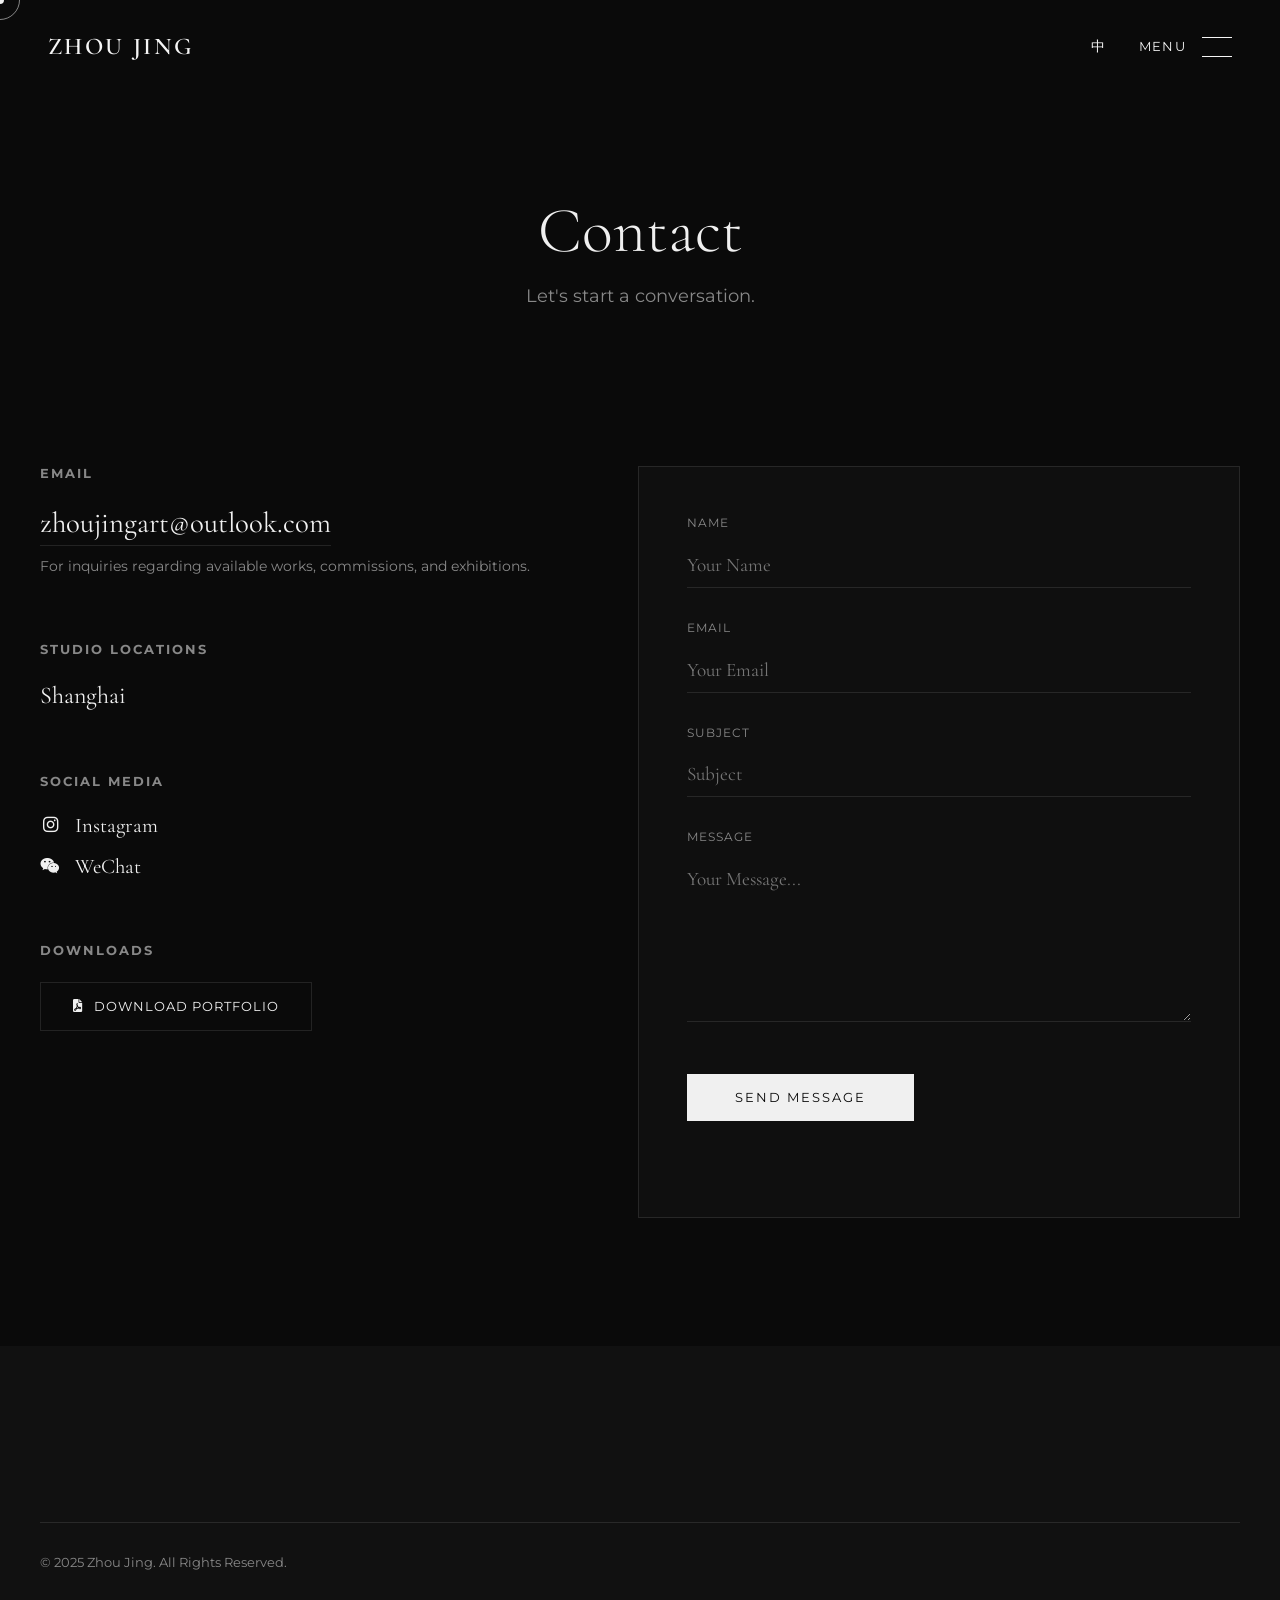
<file: v2/contact.html>
<!DOCTYPE html>
<html lang="en">

<head>
    <meta charset="UTF-8">
    <meta name="viewport" content="width=device-width, initial-scale=1.0">
    <title>Contact - Zhou Jing</title>
    <link rel="preconnect" href="https://fonts.googleapis.com">
    <link rel="preconnect" href="https://fonts.gstatic.com" crossorigin>
    <link
        href="https://fonts.googleapis.com/css2?family=Cormorant+Garamond:wght@300;400;500;600&family=Montserrat:wght@200;300;400&display=swap"
        rel="stylesheet">
    <link rel="stylesheet" href="https://cdnjs.cloudflare.com/ajax/libs/font-awesome/6.0.0/css/all.min.css">
    <link rel="stylesheet" href="css/style.css">
    <link rel="stylesheet" href="css/contact.css">
</head>

<body>
    <!-- Custom Cursor -->
    <div class="cursor"></div>
    <div class="cursor-follower"></div>

    <!-- Loading Screen -->
    <!-- <div class="loader">
        <div class="loader-text">ZHOU JING</div>
        <div class="loader-line"></div>
    </div> -->

    <!-- Navigation -->
    <nav class="navbar">
        <div class="logo"><a href="index.html">ZHOU JING</a></div>
        <div class="nav-controls">
            <div class="lang-toggle">
                <span class="lang-text">中</span>
            </div>
            <div class="menu-toggle">
                <span data-i18n="nav.menu">MENU</span>
                <div class="hamburger">
                    <div class="line"></div>
                    <div class="line"></div>
                </div>
            </div>
        </div>
    </nav>

    <!-- Full Screen Menu Overlay -->
    <div class="menu-overlay">
        <div class="menu-close" data-i18n="nav.close">CLOSE</div>
        <ul class="menu-items">
            <li><a href="index.html" class="menu-link"><span data-i18n="nav.home">Home</span> <span
                        class="menu-number">01</span></a></li>
            <li><a href="gallery.html" class="menu-link"><span data-i18n="nav.works">Works</span> <span
                        class="menu-number">02</span></a></li>
            <li><a href="exhibitions.html" class="menu-link"><span data-i18n="nav.exhibitions">Exhibitions</span> <span
                        class="menu-number">03</span></a></li>
            <li><a href="about.html" class="menu-link"><span data-i18n="nav.about">About</span> <span
                        class="menu-number">04</span></a></li>
            <li><a href="press.html" class="menu-link"><span data-i18n="nav.press">Press</span> <span
                        class="menu-number">05</span></a></li>
            <li><a href="studio.html" class="menu-link"><span data-i18n="nav.studio">Studio</span> <span
                        class="menu-number">06</span></a></li>
            <li><a href="contact.html" class="menu-link"><span data-i18n="nav.contact">Contact</span> <span
                        class="menu-number">07</span></a></li>
        </ul>
        <div class="menu-footer">
            <div class="social-links">
                <a href="https://www.instagram.com/jingzhou88888?igsh=azh5Y3R3cno5MHUy&utm_source=qr" target="_blank"
                    rel="noopener" class="social-item">
                    <i class="fab fa-instagram"></i> Instagram
                </a>
            </div>
        </div>
    </div>

    <main>
        <!-- Page Header -->
        <section class="page-header">
            <div class="container">
                <h1 class="page-title" data-i18n="contact.title">Contact</h1>
                <p class="page-subtitle" data-i18n="contact.subtitle">Let's start a conversation.</p>
            </div>
        </section>

        <!-- Contact Content -->
        <section class="contact-section">
            <div class="container">
                <div class="contact-grid">

                    <!-- Contact Info Column -->
                    <div class="contact-info">
                        <div class="info-group">
                            <h3 data-i18n="contact.email">Email</h3>
                            <a href="mailto:zhoujingart@outlook.com"
                                class="contact-link large">zhoujingart@outlook.com</a>
                            <p class="info-note" data-i18n="contact.emailNote">For inquiries regarding available works,
                                commissions, and exhibitions.
                            </p>
                        </div>

                        <div class="info-group">
                            <h3 data-i18n="contact.studio">Studio Locations</h3>
                            <p class="location-text">Shanghai</p>
                        </div>

                        <div class="info-group">
                            <h3 data-i18n="contact.social">Social Media</h3>
                            <div class="social-list">
                                <a href="https://www.instagram.com/jingzhou88888?igsh=azh5Y3R3cno5MHUy&utm_source=qr"
                                    target="_blank" rel="noopener" class="social-item">
                                    <i class="fab fa-instagram"></i> Instagram
                                </a>
                                <a href="#" class="social-item wechat-trigger">
                                    <i class="fab fa-weixin"></i> WeChat
                                </a>
                            </div>
                        </div>

                        <div class="info-group">
                            <h3 data-i18n="contact.downloads">Downloads</h3>
                            <a href="../assets/Jing_Zhou_portfolio.pdf" class="download-link" download>
                                <i class="fas fa-file-pdf"></i> <span data-i18n="contact.downloadPortfolio">Download
                                    Portfolio</span>
                            </a>
                        </div>
                    </div>

                    <!-- Contact Form (Functional with Formspree) -->
                    <div class="contact-form-wrapper">
                        <!-- 
                            TODO: Replace 'YOUR_FORM_ID' with your actual Formspree ID.
                            1. Go to https://formspree.io/
                            2. Create a new form
                            3. Paste the URL they give you into the action attribute below
                        -->
                        <form class="contact-form" action="https://formspree.io/f/mdkqwrzk" method="POST">
                            <div class="form-group">
                                <label for="name" data-i18n="contact.formName">Name</label>
                                <input type="text" id="name" name="name" placeholder="Your Name"
                                    data-i18n-placeholder="contact.placeholderName" required>
                            </div>
                            <div class="form-group">
                                <label for="email" data-i18n="contact.formEmail">Email</label>
                                <input type="email" id="email" name="email" placeholder="Your Email"
                                    data-i18n-placeholder="contact.placeholderEmail" required>
                            </div>
                            <div class="form-group">
                                <label for="subject" data-i18n="contact.formSubject">Subject</label>
                                <input type="text" id="subject" name="subject" placeholder="Inquiry Subject"
                                    data-i18n-placeholder="contact.placeholderSubject" required>
                            </div>
                            <div class="form-group">
                                <label for="message" data-i18n="contact.formMessage">Message</label>
                                <textarea id="message" name="message" rows="6" placeholder="Your Message"
                                    data-i18n-placeholder="contact.placeholderMessage" required></textarea>
                            </div>
                            <button type="submit" class="btn-submit" data-i18n="contact.send">Send Message</button>
                            <div id="form-status" class="form-status"></div>
                        </form>
                    </div>

                </div>
            </div>
        </section>

        <!-- Footer -->
        <footer class="footer-section">
            <div class="container">
                <div class="footer-content">
                    <div class="footer-bottom">
                        <div class="copyright" data-i18n="footer.rights">&copy; 2025 Zhou Jing. All Rights Reserved.
                        </div>
                    </div>
                </div>
            </div>
        </footer>
    </main>

    <!-- WeChat Modal -->
    <div class="modal-overlay" id="wechat-modal">
        <div class="modal-content">
            <div class="modal-close">&times;</div>
            <img src="../images/wechat.png" alt="WeChat QR Code">
            <p>Scan to connect on WeChat</p>
        </div>
    </div>

    <script src="js/language.js"></script>
    <script src="js/main.js"></script>
    <script src="js/contact.js"></script>
</body>

</html>
</file>
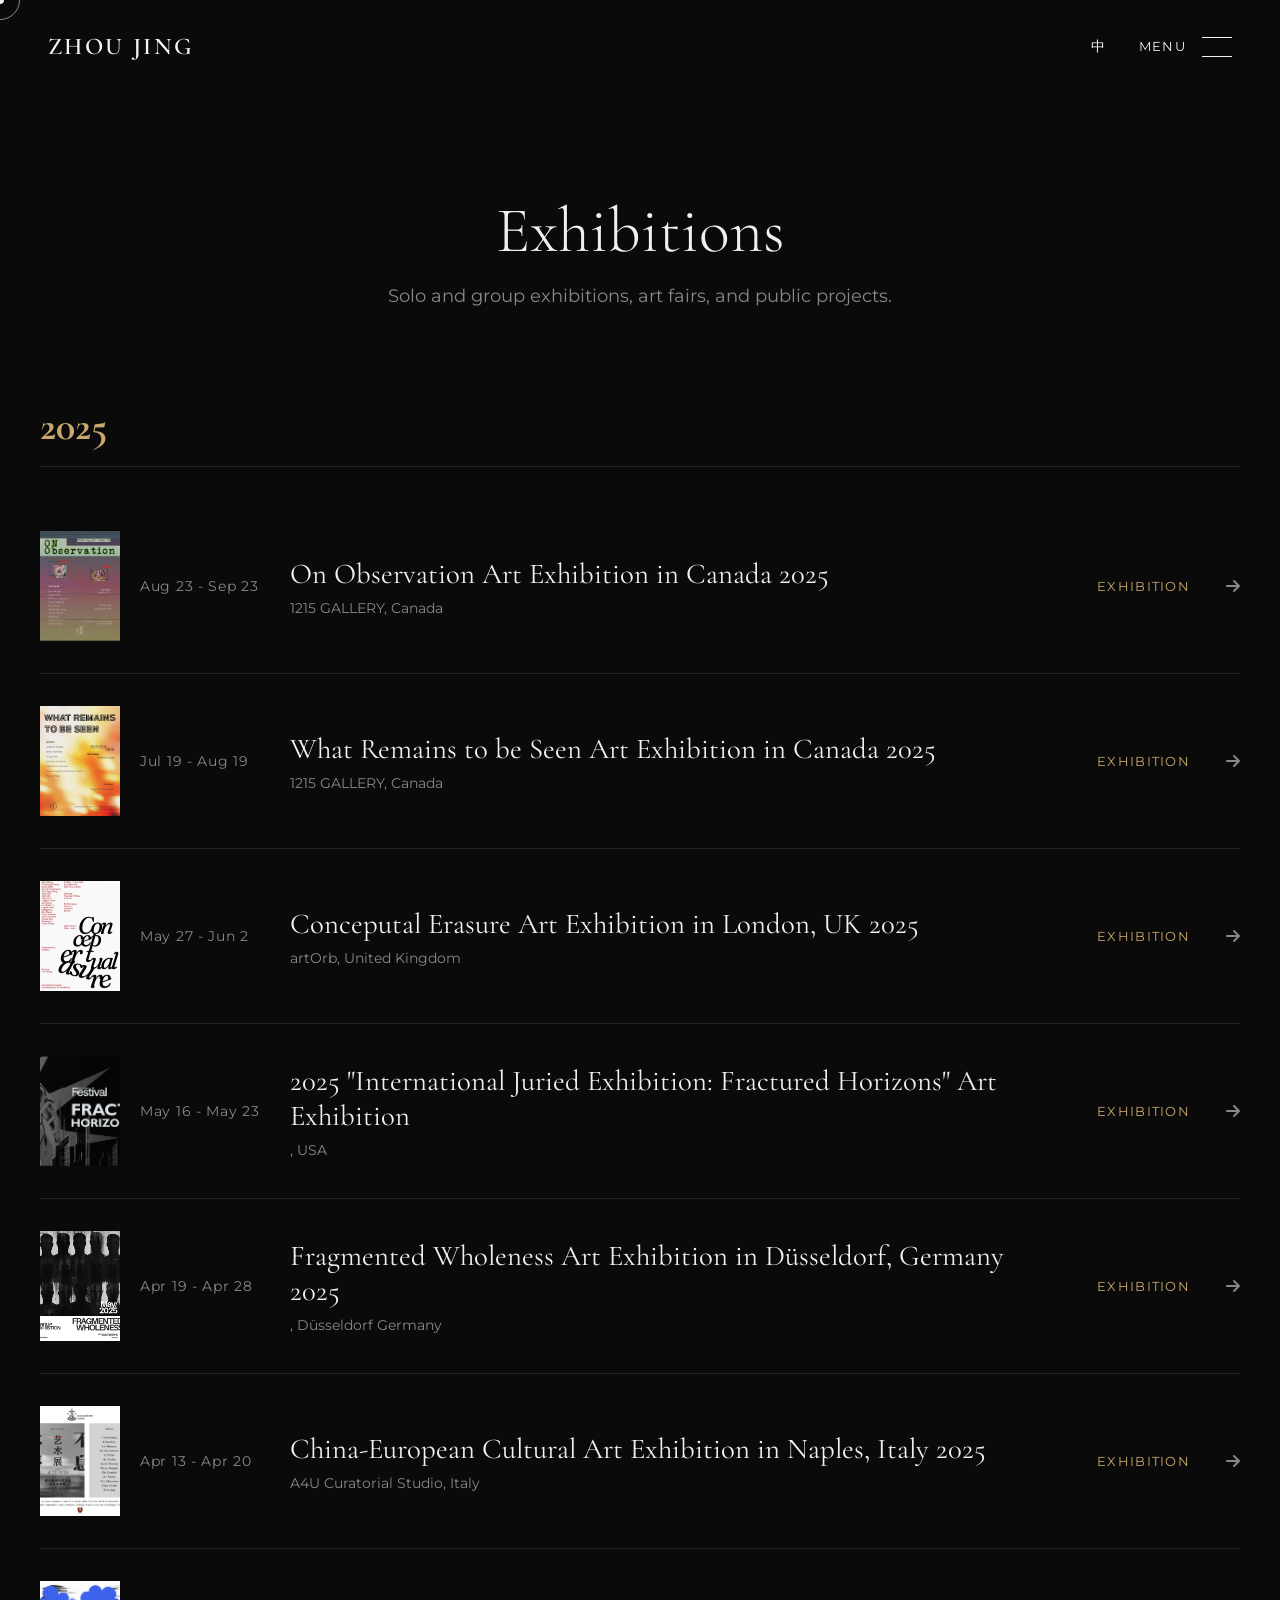
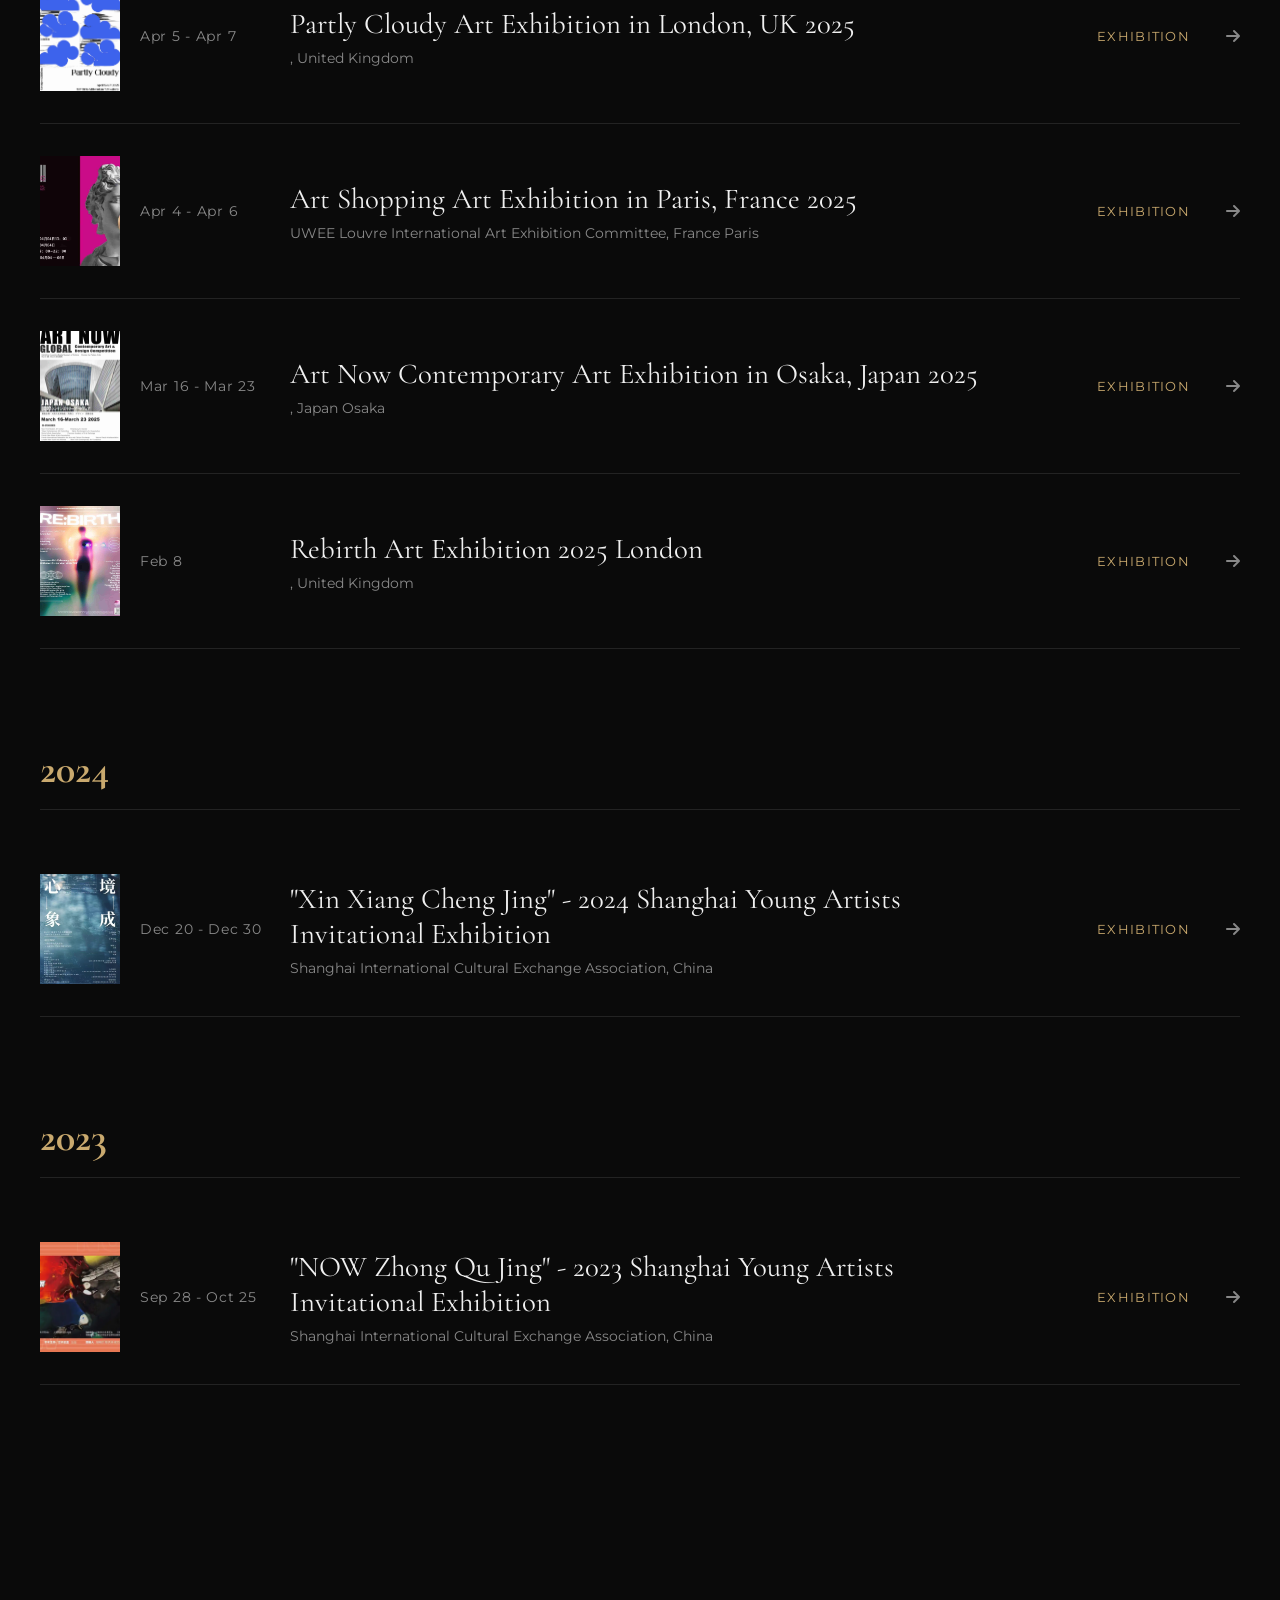
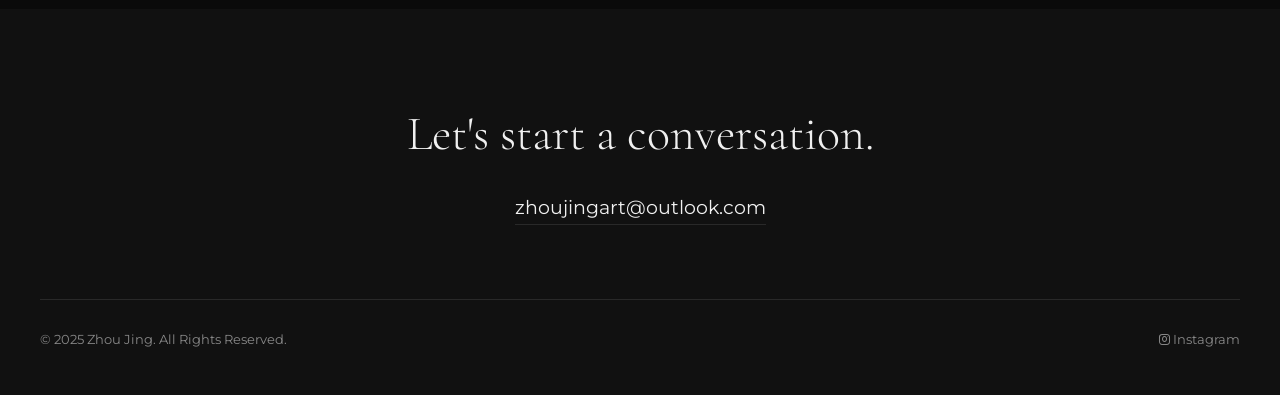
<file: v2/exhibitions.html>
<!DOCTYPE html>
<html lang="en">

<head>
    <meta charset="UTF-8">
    <meta name="viewport" content="width=device-width, initial-scale=1.0">
    <title>Exhibitions | Zhou Jing</title>
    <link rel="preconnect" href="https://fonts.googleapis.com">
    <link rel="preconnect" href="https://fonts.gstatic.com" crossorigin>
    <link
        href="https://fonts.googleapis.com/css2?family=Cormorant+Garamond:ital,wght@0,300;0,400;0,600;1,400&family=Montserrat:wght@300;400;500&display=swap"
        rel="stylesheet">
    <link rel="stylesheet" href="https://cdnjs.cloudflare.com/ajax/libs/font-awesome/6.0.0/css/all.min.css">
    <link rel="stylesheet" href="css/style.css">
    <link rel="stylesheet" href="css/exhibition-list.css">
</head>

<body>
    <!-- Custom Cursor -->
    <div class="cursor"></div>
    <div class="cursor-follower"></div>

    <!-- Loading Screen -->
    <!-- <div class="loader">
        <div class="loader-text">ZHOU JING</div>
        <div class="loader-line"></div>
    </div> -->

    <!-- Navigation -->
    <nav class="navbar">
        <div class="logo"><a href="index.html">ZHOU JING</a></div>
        <div class="nav-controls">
            <div class="lang-toggle">
                <span class="lang-text">中</span>
            </div>
            <div class="menu-toggle">
                <span data-i18n="nav.menu">MENU</span>
                <div class="hamburger">
                    <div class="line"></div>
                    <div class="line"></div>
                </div>
            </div>
        </div>
    </nav>

    <!-- Full Screen Menu Overlay -->
    <div class="menu-overlay">
        <div class="menu-close" data-i18n="nav.close">CLOSE</div>
        <ul class="menu-items">
            <li><a href="index.html" class="menu-link"><span data-i18n="nav.home">Home</span> <span
                        class="menu-number">01</span></a></li>
            <li><a href="gallery.html" class="menu-link"><span data-i18n="nav.works">Works</span> <span
                        class="menu-number">02</span></a></li>
            <li><a href="exhibitions.html" class="menu-link"><span data-i18n="nav.exhibitions">Exhibitions</span> <span
                        class="menu-number">03</span></a></li>
            <li><a href="about.html" class="menu-link"><span data-i18n="nav.about">About</span> <span
                        class="menu-number">04</span></a></li>
            <li><a href="press.html" class="menu-link"><span data-i18n="nav.press">Press</span> <span
                        class="menu-number">05</span></a></li>
            <li><a href="studio.html" class="menu-link"><span data-i18n="nav.studio">Studio</span> <span
                        class="menu-number">06</span></a></li>
            <li><a href="contact.html" class="menu-link"><span data-i18n="nav.contact">Contact</span> <span
                        class="menu-number">07</span></a></li>
        </ul>
        <div class="menu-footer">
            <div class="social-links">
                <a href="https://www.instagram.com/jingzhou88888?igsh=azh5Y3R3cno5MHUy&utm_source=qr" target="_blank"
                    rel="noopener" class="social-item">
                    <i class="fab fa-instagram"></i> Instagram
                </a>
            </div>
        </div>
    </div>

    <main>
        <!-- Page Header -->
        <section class="page-header">
            <div class="container">
                <h1 class="page-title" data-i18n="exhibitions.title">Exhibitions</h1>
                <p class="page-subtitle" data-i18n="exhibitions.subtitle">Solo and group exhibitions, art fairs, and
                    public projects.</p>
            </div>
        </section>

        <!-- Exhibitions List -->
        <section class="exhibitions-list-section">
            <div class="container">
                <!-- Content rendered by js/render-exhibitions.js -->
            </div>
        </section>

        <!-- Footer -->
        <footer class="footer-section">
            <div class="container">
                <div class="footer-content">
                    <a href="contact.html" class="footer-cta-link">
                        <h2 data-i18n="contact.subtitle">Let's Create Something Beautiful</h2>
                    </a>
                    <a href="mailto:zhoujingart@outlook.com" class="email-link">zhoujingart@outlook.com</a>
                    <div class="footer-bottom">
                        <div class="copyright" data-i18n="footer.rights">&copy; 2025 Zhou Jing. All Rights Reserved.
                        </div>
                        <div class="socials">
                            <a href="https://www.instagram.com/jingzhou88888?igsh=azh5Y3R3cno5MHUy&utm_source=qr"
                                target="_blank" rel="noopener" class="social-item">
                                <i class="fab fa-instagram"></i> Instagram
                            </a>
                        </div>
                    </div>
                </div>
            </div>
        </footer>
    </main>

    <script src="js/language.js"></script>
    <script src="../js/exhibitions.js"></script>
    <script src="js/render-exhibitions.js"></script>
    <script src="js/main.js"></script>
</body>

</html>
</file>
<file: css/base.css>
/* 基础样式 - 所有页面都需要的核心样式 */
@import url('base/variables.css');
/* 优雅艺术字体（可替换为自托管） */
@import url('https://fonts.googleapis.com/css2?family=Inter:wght@300;400;500;600&family=Playfair+Display:wght@400;500;600&display=swap');
@import url('base/reset.css');
@import url('components/header.css');
@import url('components/footer.css');
@import url('components/modal.css'); 

/* 左侧边栏布局的全局主内容偏移（桌面端） */
@media (min-width: 769px) {
    body > header.header + main,
    body > header.header + main + footer,
    body > main,
    body > footer {
        margin-left: var(--sidebar-width);
    }
}
</file>
<file: css/pages/home.css>
/* 首页特定样式 */

/* 英雄区域样式 */
.hero {
    height: 100vh;
    position: relative;
    overflow: hidden;
    display: flex;
    align-items: center;
    justify-content: center;
    color: white;
    text-align: center;
}

.hero-background {
    position: absolute;
    top: 0;
    left: 0;
    width: 100%;
    height: 100%;
    z-index: 1;
}

.hero-background img {
    width: 100%;
    height: 100%;
    object-fit: cover;
    transition: transform 0.3s ease;
    filter: brightness(0.7) contrast(1.1);
}

@media (hover: hover) and (pointer: fine) {
    .hero:hover .hero-background img {
        transform: scale(1.02);
    }
}

.hero::before {
    content: '';
    position: absolute;
    top: 0;
    left: 0;
    width: 100%;
    height: 100%;
    background: linear-gradient(135deg,
            rgba(26, 26, 26, 0.7) 0%,
            rgba(0, 0, 0, 0.6) 100%);
    z-index: 2;
}

.hero-content {
    position: relative;
    z-index: 3;
    padding: 4rem 3rem;
    max-width: 900px;
    animation: fadeInUp 0.8s ease;
    background: rgba(0, 0, 0, 0.3);
    border-radius: 20px;
    /* 移除 backdrop-filter，避免GPU过载 */
    border: 1px solid rgba(255, 255, 255, 0.1);
}

.hero-content h1 {
    font-size: 5rem;
    font-weight: 100;
    margin-bottom: 2rem;
    text-shadow: 0 4px 20px rgba(0, 0, 0, 0.8), 0 2px 8px rgba(0, 0, 0, 0.6);
    letter-spacing: 0.15em;
    font-family: var(--font-serif);
    color: #ffffff;
}

.subtitle {
    font-size: 1.3rem;
    opacity: 0.95;
    font-weight: 300;
    letter-spacing: 0.08em;
    line-height: 1.8;
    max-width: 600px;
    margin: 0 auto;
    text-shadow: 0 2px 12px rgba(0, 0, 0, 0.7), 0 1px 4px rgba(0, 0, 0, 0.5);
    color: #ffffff;
}

/* 作品集预览样式 */
.gallery {
    padding: 8rem 0 6rem;
    min-height: 100vh;
    position: relative;
    background: linear-gradient(135deg, #fafafa 0%, #f5f5f5 100%);
    z-index: 1;
}

.gallery::before {
    content: '';
    position: absolute;
    top: 0;
    left: 0;
    right: 0;
    height: 200px;
    background: linear-gradient(180deg, rgba(44, 62, 80, 0.03) 0%, transparent 100%);
    pointer-events: none;
}

.gallery-container {
    max-width: 1400px;
    margin: 0 auto;
    padding: 0 2rem;
    position: relative;
    z-index: 2;
}

.gallery-header {
    text-align: center;
    margin-bottom: 6rem;
    position: relative;
}

.gallery h2 {
    font-size: 3.5rem;
    font-weight: 300;
    letter-spacing: 0.2em;
    color: var(--primary-color);
    margin-bottom: 1rem;
    position: relative;
    display: inline-block;
}

.gallery h2::after {
    content: '';
    position: absolute;
    bottom: -1rem;
    left: 50%;
    transform: translateX(-50%);
    width: 80px;
    height: 1px;
    background: linear-gradient(90deg, transparent, var(--secondary-color), transparent);
}

.gallery-subtitle {
    font-size: 1.1rem;
    color: #666;
    font-weight: 300;
    letter-spacing: 0.1em;
    margin-top: 2rem;
    opacity: 0.8;
}

/* 瀑布流网格布局 */
.gallery-grid {
    display: grid;
    grid-template-columns: repeat(auto-fit, minmax(350px, 1fr));
    gap: 3rem;
    margin-bottom: 4rem;
}

/* 艺术作品卡片 */
.gallery-item {
    position: relative;
    background: white;
    border-radius: 0;
    overflow: hidden;
    box-shadow: 0 8px 40px rgba(0, 0, 0, 0.12);
    transition: transform 0.2s ease, box-shadow 0.2s ease;
    cursor: pointer;
    /* 移除入场动画，首页实际不使用这些卡片 */
}

.gallery-item::before {
    content: '';
    position: absolute;
    top: 0;
    left: 0;
    right: 0;
    bottom: 0;
    background: linear-gradient(135deg, rgba(0, 0, 0, 0) 0%, rgba(0, 0, 0, 0.1) 100%);
    opacity: 0;
    transition: opacity 0.2s ease;
    z-index: 2;
    pointer-events: none;
}

@media (hover: hover) and (pointer: fine) {
    .gallery-item:hover::before {
        opacity: 1;
    }

    .gallery-item:hover {
        transform: translateY(-4px);
        box-shadow: 0 20px 60px rgba(0, 0, 0, 0.25);
    }
    
    .gallery-item:hover img {
        transform: scale(1.03);
        filter: contrast(1.15) saturate(1.15);
    }
    
    .gallery-item:hover .gallery-item-overlay {
        transform: translateY(0);
    }
}

.gallery-item-image {
    position: relative;
    overflow: hidden;
}

.gallery-item img {
    width: 100%;
    height: 400px;
    object-fit: cover;
    transition: transform 0.2s ease, filter 0.2s ease;
    filter: contrast(1.1) saturate(1.1);
}

/* 作品信息叠加 */
.gallery-item-overlay {
    position: absolute;
    bottom: 0;
    left: 0;
    right: 0;
    background: linear-gradient(transparent, rgba(0, 0, 0, 0.8));
    color: white;
    padding: 2rem;
    transform: translateY(100%);
    transition: transform 0.2s ease;
    z-index: 3;
}

.gallery-item-title {
    font-size: 1.3rem;
    font-weight: 300;
    letter-spacing: 0.05em;
    margin-bottom: 0.5rem;
}

.gallery-item-meta {
    font-size: 0.9rem;
    opacity: 0.8;
    font-weight: 300;
}

/* 移除不必要的加载动画（首页实际不使用这些卡片） */

/* 响应式设计 */
@media (max-width: 768px) {
    .hero-content {
        padding: 2.5rem 2rem;
        border-radius: 15px;
        background: rgba(0, 0, 0, 0.4);
    }

    .hero-content h1 {
        font-size: 3rem;
        text-shadow: 0 3px 15px rgba(0, 0, 0, 0.9), 0 1px 6px rgba(0, 0, 0, 0.7);
    }

    .subtitle {
        font-size: 1.2rem;
        text-shadow: 0 2px 10px rgba(0, 0, 0, 0.8), 0 1px 4px rgba(0, 0, 0, 0.6);
    }

    .gallery {
        padding: 6rem 0 4rem;
    }

    .gallery-container {
        padding: 0 1rem;
    }

    .gallery h2 {
        font-size: 2.5rem;
        letter-spacing: 0.1em;
    }

    .gallery-subtitle {
        font-size: 1rem;
    }

    .gallery-header {
        margin-bottom: 4rem;
    }

    .gallery-grid {
        grid-template-columns: 1fr;
        gap: 2rem;
    }

    .gallery-item img {
        height: 300px;
    }

    .gallery-item-overlay {
        padding: 1.5rem;
    }

    .gallery-item-title {
        font-size: 1.1rem;
    }
}
</file>
<file: v2/css/style.css>
:root {
    /* Default Dark Theme */
    --bg-color: #0a0a0a;
    --bg-secondary: #111111;
    --text-color: #f0f0f0;
    --text-muted: #888888;
    --border-color: rgba(255, 255, 255, 0.1);
    --accent-color: #c9a96e;
    --cursor-border: rgba(255, 255, 255, 0.5);
    
    --font-serif: 'Cormorant Garamond', serif;
    --font-sans: 'Montserrat', sans-serif;
    --cursor-size: 20px;
}

[data-theme="light"] {
    --bg-color: #ffffff;
    --bg-secondary: #f9f9f9;
    --text-color: #1a1a1a;
    --text-muted: #666666;
    --border-color: rgba(0, 0, 0, 0.1);
    --accent-color: #a68b5b;
    --cursor-border: rgba(0, 0, 0, 0.2);
}

* {
    margin: 0;
    padding: 0;
    box-sizing: border-box;
}

body {
    background-color: var(--bg-color);
    color: var(--text-color);
    font-family: var(--font-sans);
    overflow-x: hidden;
    cursor: none; /* Hide default cursor for custom one */
    transition: background-color 0.3s ease, color 0.3s ease;
}

a {
    text-decoration: none;
    color: inherit;
    cursor: none;
}

/* Custom Cursor */
.cursor {
    width: 8px;
    height: 8px;
    background: var(--text-color);
    border-radius: 50%;
    position: fixed;
    top: 0;
    left: 0;
    pointer-events: none;
    z-index: 9999;
    transform: translate(-50%, -50%);
    transition: width 0.2s, height 0.2s;
}

.cursor-follower {
    width: 40px;
    height: 40px;
    border: 1px solid var(--cursor-border);
    border-radius: 50%;
    position: fixed;
    top: 0;
    left: 0;
    pointer-events: none;
    z-index: 9998;
    transform: translate(-50%, -50%);
    transition: transform 0.1s ease-out;
}

/* Loader */
.loader {
    position: fixed;
    top: 0;
    left: 0;
    width: 100%;
    height: 100%;
    background: var(--bg-color);
    z-index: 10000;
    display: flex;
    flex-direction: column;
    justify-content: center;
    align-items: center;
    transition: opacity 0.5s ease, visibility 0.5s;
}

.loader.hidden {
    opacity: 0;
    visibility: hidden;
}

.loader-text {
    font-family: var(--font-serif);
    font-size: 1.5rem;
    letter-spacing: 0.2em;
    margin-bottom: 20px;
}

.loader-line {
    width: 0;
    height: 1px;
    background: var(--accent-color);
    animation: loadLine 1.5s ease-in-out forwards;
}

@keyframes loadLine {
    0% { width: 0; }
    100% { width: 200px; }
}

/* Navigation */
.navbar {
    position: fixed;
    top: 0;
    left: 0;
    width: 100%;
    padding: 2rem 3rem;
    display: flex;
    justify-content: space-between;
    align-items: center;
    z-index: 1000;
    mix-blend-mode: difference;
    color: #fff;
}

.logo {
    font-family: var(--font-serif);
    font-size: 1.5rem;
    font-weight: 600;
    letter-spacing: 0.1em;
}

.nav-controls {
    display: flex;
    align-items: center;
    gap: 2rem;
}

.lang-toggle {
    cursor: pointer;
    font-size: 0.9rem;
    letter-spacing: 0.1em;
    transition: opacity 0.3s;
}

.lang-toggle:hover {
    opacity: 0.7;
}

.menu-toggle {
    display: flex;
    align-items: center;
    gap: 1rem;
    cursor: pointer;
}

.menu-toggle span {
    font-size: 0.8rem;
    letter-spacing: 0.1em;
    text-transform: uppercase;
}

.hamburger {
    width: 30px;
    height: 20px;
    display: flex;
    flex-direction: column;
    justify-content: space-between;
}

.hamburger .line {
    width: 100%;
    height: 1px;
    background: #fff;
    transition: transform 0.3s;
}

/* Menu Overlay */
.menu-overlay {
    position: fixed;
    top: 0;
    left: 0;
    width: 100%;
    height: 100%;
    background: var(--bg-color);
    z-index: 2000;
    display: flex;
    flex-direction: column;
    justify-content: center;
    align-items: center;
    opacity: 0;
    visibility: hidden;
    transition: opacity 0.5s ease, visibility 0.5s;
}

.menu-overlay.active {
    opacity: 1;
    visibility: visible;
}

.menu-close {
    position: absolute;
    top: 2rem;
    right: 3rem;
    cursor: pointer;
    font-size: 0.8rem;
    letter-spacing: 0.1em;
}

.menu-items {
    list-style: none;
    text-align: center;
}

.menu-link {
    font-family: var(--font-serif);
    font-size: 4rem;
    color: var(--text-color);
    display: block;
    margin: 1rem 0;
    position: relative;
    transition: color 0.3s;
}

.menu-link:hover {
    color: var(--accent-color);
    font-style: italic;
}

.menu-number {
    font-family: var(--font-sans);
    font-size: 1rem;
    position: absolute;
    top: 0;
    right: -30px;
    opacity: 0.5;
}

/* Hero Section */
.hero-section {
    height: 100vh;
    width: 100%;
    position: relative;
    overflow: hidden;
    display: flex;
    align-items: center;
    justify-content: center;
}

.hero-image-container {
    position: absolute;
    top: 0;
    left: 0;
    width: 100%;
    height: 100%;
    z-index: -1;
}

.hero-image {
    width: 100%;
    height: 100%;
    background-size: cover;
    background-position: center;
    transform: scale(1.1);
    transition: transform 10s ease;
}

.hero-overlay {
    position: absolute;
    top: 0;
    left: 0;
    width: 100%;
    height: 100%;
    background: rgba(0,0,0,0.3);
}

.hero-content {
    text-align: center;
    z-index: 1;
}

.hero-title {
    font-family: var(--font-serif);
    font-size: 6rem;
    line-height: 1;
    font-weight: 300;
    display: flex;
    flex-direction: column;
    mix-blend-mode: overlay;
    color: #ffffff; /* Always white because it's over an image */
}

.hero-title .line {
    display: block;
    opacity: 0;
    transform: translateY(30px);
    animation: fadeUp 1s ease forwards;
}

.hero-title .line:nth-child(1) { animation-delay: 0.5s; }
.hero-title .line:nth-child(2) { animation-delay: 0.7s; }
.hero-title .line:nth-child(3) { animation-delay: 0.9s; }

@keyframes fadeUp {
    to {
        opacity: 1;
        transform: translateY(0);
    }
}

.scroll-indicator {
    position: absolute;
    bottom: 3rem;
    left: 50%;
    transform: translateX(-50%);
    display: flex;
    flex-direction: column;
    align-items: center;
    gap: 10px;
    opacity: 0.7;
    color: #fff; /* Always white to be visible on hero image */
}

.scroll-indicator span {
    font-size: 0.7rem;
    letter-spacing: 0.2em;
}

.scroll-indicator .line {
    width: 1px;
    height: 50px;
    background: #fff;
}

/* Intro Section */
.intro-section {
    padding: 10rem 2rem;
    background: var(--bg-color);
}

.container {
    max-width: 1200px;
    margin: 0 auto;
}

.intro-text {
    font-family: var(--font-serif);
    font-size: 2.5rem;
    line-height: 1.4;
    text-align: center;
    margin-bottom: 4rem;
    color: var(--accent-color);
}

.intro-bio {
    max-width: 600px;
    margin: 0 auto;
    text-align: center;
    font-size: 1.1rem;
    line-height: 1.8;
    color: var(--text-muted);
}

.btn-link {
    display: inline-block;
    margin-top: 2rem;
    border-bottom: 1px solid var(--accent-color);
    padding-bottom: 5px;
    font-size: 0.9rem;
    letter-spacing: 0.1em;
    transition: color 0.3s;
}

.btn-link:hover {
    color: var(--accent-color);
}

/* Works Section */
.works-section {
    padding: 5rem 0;
    background: var(--bg-secondary);
    overflow: hidden;
    transition: background-color 0.3s ease;
}

.section-header {
    display: flex;
    justify-content: space-between;
    align-items: baseline;
    padding: 0 3rem;
    margin-bottom: 4rem;
    border-bottom: 1px solid var(--border-color);
    padding-bottom: 1rem;
}

.section-header h2 {
    font-family: var(--font-serif);
    font-size: 3rem;
    font-weight: 300;
}

.section-number {
    font-family: var(--font-serif);
    font-size: 1.5rem;
    color: var(--accent-color);
}

.works-gallery {
    display: flex;
    gap: 2rem;
    padding: 0 3rem;
    overflow-x: auto;
    padding-bottom: 2rem;
    -ms-overflow-style: none; /* IE and Edge */
}

.works-gallery::-webkit-scrollbar {
    display: none; /* Chrome/Safari/Edge */
}

.work-item {
    min-width: 400px;
    position: relative;
    transition: transform 0.3s;
}

.work-item:hover {
    transform: scale(0.98);
}

.work-image {
    width: 100%;
    height: 500px;
    overflow: hidden;
    margin-bottom: 1.5rem;
}

.work-image img {
    width: 100%;
    height: 100%;
    object-fit: contain;
    transition: transform 0.5s;
}

.work-item:hover .work-image img {
    transform: scale(1.05);
}

.work-info h3 {
    font-family: var(--font-serif);
    font-size: 1.5rem;
    font-weight: 400;
    margin-bottom: 0.5rem;
}

.work-info p {
    font-size: 0.9rem;
    color: var(--text-muted);
}

.view-all-container {
    text-align: center;
    margin-top: 4rem;
}

.btn-outline {
    border: 1px solid var(--text-color);
    color: var(--text-color);
    padding: 1rem 2rem;
    font-size: 0.9rem;
    letter-spacing: 0.1em;
    transition: all 0.3s;
}

.btn-outline:hover {
    background: var(--text-color);
    color: var(--bg-color);
}

/* Exhibitions Section */
.exhibitions-section {
    padding: 8rem 0;
}

.exhibition-row {
    display: flex;
    align-items: center;
    padding: 2rem 0;
    border-bottom: 1px solid rgba(255,255,255,0.1);
    transition: background 0.3s;
    cursor: pointer;
}

.exhibition-row:hover {
    background: rgba(255,255,255,0.02);
}

.ex-image {
    width: 80px;
    height: 110px;
    margin-right: 2rem;
    overflow: hidden;
    flex-shrink: 0;
}

.ex-image img {
    width: 100%;
    height: 100%;
    object-fit: cover;
    transition: transform 0.3s ease;
}

.exhibition-row:hover .ex-image img {
    transform: scale(1.05);
}

.ex-year {
    font-family: var(--font-serif);
    font-size: 1.5rem;
    color: var(--accent-color);
    width: 100px;
}

.ex-info {
    flex: 1;
}

.ex-info h3 {
    font-size: 1.5rem;
    font-weight: 400;
    margin-bottom: 0.5rem;
}

.ex-info p {
    color: #888;
    font-size: 0.9rem;
}

.ex-link {
    opacity: 0;
    transform: translateX(-20px);
    transition: all 0.3s;
}

.exhibition-row:hover .ex-link {
    opacity: 1;
    transform: translateX(0);
}

/* Footer */
.footer-section {
    padding: 6rem 0 3rem;
    background: var(--bg-secondary);
    text-align: center;
    transition: background-color 0.3s ease;
}

.footer-content h2 {
    font-family: var(--font-serif);
    font-size: 3rem;
    margin-bottom: 2rem;
    font-weight: 300;
}

.footer-cta-link {
    text-decoration: none;
    color: inherit;
    display: block;
    transition: opacity 0.3s ease;
}

.footer-cta-link:hover {
    opacity: 0.7;
}

.email-link {
    font-size: 1.2rem;
    border-bottom: 1px solid var(--border-color);
    padding-bottom: 5px;
    transition: color 0.3s, border-color 0.3s;
}

.email-link:hover {
    color: var(--accent-color);
    border-color: var(--accent-color);
}

.footer-bottom {
    margin-top: 5rem;
    display: flex;
    justify-content: space-between;
    align-items: center;
    font-size: 0.8rem;
    color: var(--text-muted);
    border-top: 1px solid var(--border-color);
    padding-top: 2rem;
}

.socials a {
    margin-left: 1.5rem;
    transition: color 0.3s;
}

.socials a:hover {
    color: var(--text-color);
}

/* Gallery Page Styles */
.page-header {
    padding: 12rem 0 6rem;
    text-align: center;
}

.page-title {
    font-family: var(--font-serif);
    font-size: 4rem;
    font-weight: 300;
    margin-bottom: 1rem;
}

.page-subtitle {
    font-size: 1.1rem;
    color: #888;
    max-width: 600px;
    margin: 0 auto;
}

.gallery-section {
    padding-bottom: 8rem;
}

.filter-bar {
    display: flex;
    justify-content: center;
    gap: 2rem;
    margin-bottom: 4rem;
    flex-wrap: wrap;
}

.filter-btn {
    background: none;
    border: none;
    color: #888;
    font-family: var(--font-sans);
    font-size: 0.9rem;
    letter-spacing: 0.1em;
    cursor: pointer;
    padding-bottom: 5px;
    border-bottom: 1px solid transparent;
    transition: all 0.3s;
}

.filter-btn:hover, .filter-btn.active {
    color: var(--accent-color);
    border-color: var(--accent-color);
}

.v2-gallery-grid {
    display: grid;
    grid-template-columns: repeat(auto-fill, minmax(350px, 1fr));
    gap: 3rem;
}

.gallery-item {
    opacity: 1;
    transform: translateY(0);
    transition: opacity 0.5s ease, transform 0.5s ease;
}

.gallery-item.hidden {
    display: none;
}

.gallery-img-container {
    position: relative;
    overflow: hidden;
    margin-bottom: 1.5rem;
    cursor: pointer;
    aspect-ratio: 3/4;
}

.gallery-img-container img {
    width: 100%;
    height: 100%;
    object-fit: contain;
    transition: transform 0.5s;
}

.gallery-item:hover .gallery-img-container img {
    transform: scale(1.05);
}

.gallery-overlay {
    position: absolute;
    top: 0;
    left: 0;
    width: 100%;
    height: 100%;
    background: rgba(0,0,0,0.4);
    display: flex;
    justify-content: center;
    align-items: center;
    opacity: 0;
    transition: opacity 0.3s;
}

.sold-badge {
    position: absolute;
    top: 1rem;
    right: 1rem;
    background: rgba(0, 0, 0, 0.7);
    color: #fff;
    padding: 0.3rem 0.8rem;
    font-size: 0.8rem;
    letter-spacing: 0.05em;
    text-transform: uppercase;
    pointer-events: none;
}

.gallery-size {
    font-size: 0.85rem;
    color: var(--text-muted);
    margin-top: 0.3rem;
}

.gallery-item:hover .gallery-overlay {
    opacity: 1;
}

.view-btn {
    border: 1px solid #fff;
    color: #fff;
    padding: 0.8rem 2rem;
    font-size: 0.9rem;
    letter-spacing: 0.1em;
    text-transform: uppercase;
}

.gallery-info h3 {
    font-family: var(--font-serif);
    font-size: 1.5rem;
    font-weight: 400;
    margin-bottom: 0.5rem;
}

.gallery-info p {
    font-size: 0.9rem;
    color: #888;
}

/* Lightbox */
.lightbox {
    position: fixed;
    top: 0;
    left: 0;
    width: 100%;
    height: 100%;
    background: rgba(0,0,0,0.95);
    z-index: 3000;
    display: flex;
    justify-content: center;
    align-items: center;
    opacity: 0;
    visibility: hidden;
    transition: opacity 0.3s, visibility 0.3s;
}

.lightbox.active {
    opacity: 1;
    visibility: visible;
}

.lightbox-content {
    max-width: 90%;
    max-height: 90vh;
    text-align: center;
    position: relative;
}

.lightbox-img {
    max-width: 100%;
    max-height: 80vh;
    object-fit: contain;
    box-shadow: 0 0 20px rgba(0,0,0,0.5);
}

.lightbox-caption {
    margin-top: 1.5rem;
    color: #fff;
}

.lightbox-title {
    font-family: var(--font-serif);
    font-size: 1.5rem;
    margin-bottom: 0.5rem;
}

.lightbox-desc {
    font-size: 0.9rem;
    color: #aaa;
}

.lightbox-close {
    position: absolute;
    top: 2rem;
    right: 3rem;
    font-size: 2rem;
    color: #fff;
    cursor: pointer;
    transition: color 0.3s;
}

.lightbox-close:hover {
    color: var(--accent-color);
}

.lightbox-nav {
    position: absolute;
    top: 50%;
    transform: translateY(-50%);
    font-size: 2rem;
    color: rgba(255,255,255,0.5);
    cursor: pointer;
    padding: 2rem;
    transition: color 0.3s;
}

.lightbox-nav:hover {
    color: #fff;
}

.lightbox-nav.prev {
    left: 2rem;
}

.lightbox-nav.next {
    right: 2rem;
}

/* Responsive */
@media (max-width: 1024px) {
    .v2-gallery-grid {
        grid-template-columns: repeat(2, 1fr);
        gap: 2rem;
    }

    /* Disable custom cursor on mobile/tablet */
    .cursor, .cursor-follower {
        display: none !important;
    }

    a, button, .menu-toggle, .menu-close, .exhibition-item-row, .gallery-item, .filter-btn {
        cursor: pointer !important;
    }

    body {
        cursor: auto !important;
    }
}

@media (max-width: 768px) {
    .hero-title {
        font-size: 3rem;
    }
    
    .navbar {
        padding: 1.5rem;
    }
    
    .works-gallery {
        padding: 0 1.5rem;
    }
    
    .work-item {
        min-width: 300px;
    }
    
    .section-header {
        padding: 0 1.5rem;
    }
    
    .footer-bottom {
        flex-direction: column;
        gap: 1rem;
    }

    .page-title {
        font-size: 2.5rem;
    }

    .v2-gallery-grid {
        grid-template-columns: 1fr;
        padding: 0 1.5rem;
    }

    .lightbox-nav {
        padding: 1rem;
        font-size: 1.5rem;
    }

    .lightbox-nav.prev {
        left: 0;
    }

    .lightbox-nav.next {
        right: 0;
    }

    .menu-link {
        font-size: 2.5rem;
    }
    
    .menu-number {
        font-size: 0.8rem;
        right: -20px;
    }
}

@media (max-width: 480px) {
    .hero-title {
        font-size: 2.5rem;
    }
    
    .page-title {
        font-size: 2rem;
    }
    
    .navbar {
        padding: 1rem;
    }
    
    .container {
        padding: 0 1.5rem;
    }
}
</file>
<file: v2/css/press.css>
/* Press Page Styles */

.press-section {
    padding: 4rem 0 8rem;
}

.press-item {
    display: grid;
    grid-template-columns: 150px 1fr 300px;
    gap: 4rem;
    padding: 4rem 0;
    border-bottom: 1px solid var(--border-color);
    align-items: start;
    transition: background-color 0.3s ease;
}

.press-item:first-child {
    border-top: 1px solid var(--border-color);
}

.press-item:hover {
    background-color: var(--border-color);
}

.press-date {
    font-family: 'Montserrat', sans-serif;
    font-size: 0.9rem;
    color: var(--text-muted);
    letter-spacing: 1px;
    padding-top: 0.5rem;
}

.press-content {
    padding-right: 2rem;
}

.press-title {
    font-family: 'Cormorant Garamond', serif;
    font-size: 2rem;
    font-weight: 400;
    color: var(--text-color);
    margin-bottom: 0.5rem;
    line-height: 1.3;
}

.press-publication {
    font-family: 'Montserrat', sans-serif;
    font-size: 0.8rem;
    text-transform: uppercase;
    letter-spacing: 2px;
    color: var(--text-muted);
    margin-bottom: 1.5rem;
}

.press-excerpt {
    font-family: 'Cormorant Garamond', serif;
    font-size: 1.2rem;
    color: var(--text-muted);
    line-height: 1.6;
    margin-bottom: 2rem;
    max-width: 600px;
}

.press-link {
    display: inline-flex;
    align-items: center;
    font-family: 'Montserrat', sans-serif;
    font-size: 0.8rem;
    text-transform: uppercase;
    letter-spacing: 2px;
    color: var(--text-color);
    text-decoration: none;
    border-bottom: 1px solid var(--border-color);
    padding-bottom: 5px;
    transition: all 0.3s ease;
}

.press-link i {
    margin-left: 8px;
    font-size: 0.7rem;
    transition: transform 0.3s ease;
}

.press-link:hover {
    border-color: var(--text-color);
    color: var(--text-muted);
}

.press-link:hover i {
    transform: translate(3px, -3px);
}

.press-image {
    overflow: hidden;
    border-radius: 2px;
}

.press-image img {
    width: 100%;
    height: auto;
    display: block;
    /* Removed grayscale filter */
    transition: all 0.5s ease;
    opacity: 0.9;
}

.press-item:hover .press-image img {
    opacity: 1;
    transform: scale(1.02);
}

/* Responsive */
@media (max-width: 1024px) {
    .press-item {
        grid-template-columns: 100px 1fr;
        gap: 2rem;
    }
    
    .press-image {
        display: none; /* Hide image on tablet to save space, or stack it */
    }
}

@media (max-width: 768px) {
    .press-item {
        grid-template-columns: 1fr;
        gap: 1rem;
        padding: 3rem 0;
    }

    .press-date {
        font-size: 0.8rem;
        color: var(--text-muted);
        margin-bottom: 0.5rem;
    }

    .press-title {
        font-size: 1.6rem;
    }
    
    .press-image {
        display: block; /* Show image again on mobile but stacked */
        margin-top: 1.5rem;
        width: 100%;
    }
    
    .press-image img {
        width: 100%;
        height: auto;
        object-fit: cover;
    }
}
</file>
<file: css/pages/about.css>
/* 关于页面样式 */

/* 关于艺术家页面样式 */
/* 全屏高级背景容器 */
.about-full-bg {
    position: relative;
}

.about-full-bg::before {
    content: '';
    position: fixed;
    top: 0;
    left: 0;
    width: 100%;
    height: 100%;
    z-index: -1;
    pointer-events: none;
    transform: translateZ(0);
    will-change: transform;

    /* 高级背景：角落暖色晕染 + 斜线纹理 */
    background-color: var(--background-color);
    background-image:
        radial-gradient(1000px 600px at 10% 0%, rgba(201, 169, 110, 0.08) 0%, rgba(201, 169, 110, 0) 60%),
        radial-gradient(800px 500px at 90% 20%, rgba(139, 115, 85, 0.06) 0%, rgba(139, 115, 85, 0) 60%),
        repeating-linear-gradient(45deg, rgba(0, 0, 0, 0.018) 0 2px, rgba(0, 0, 0, 0) 2px 10px);
    background-repeat: no-repeat, no-repeat, repeat;
    background-position: center, center, center;
    background-size: cover, cover, auto;
}

.about-statement,
.about-exhibitions,
.about-cv,
.about-downloads {
    padding: 6rem 2rem;
    max-width: 1400px;
    margin: 0 auto;
}

.about-statement { padding-top: 8rem; }

.about-container {
    max-width: 1200px;
    margin: 0 auto;
}

.about-statement h2,
.about-exhibitions h2,
.about-cv h2,
.about-downloads h2 {
    text-align: center;
    margin-bottom: 4rem;
    color: var(--primary-color);
    font-size: 3.6rem;
    font-weight: 400;
    letter-spacing: 0.02em;
    font-family: var(--font-serif);
    position: relative;
    line-height: 1.1;
}

.about-statement h2::after,
.about-exhibitions h2::after,
.about-cv h2::after,
.about-downloads h2::after {
    content: '';
    position: absolute;
    bottom: -1.5rem;
    left: 50%;
    transform: translateX(-50%);
    width: 100px;
    height: 1px;
    background: linear-gradient(90deg, transparent, var(--secondary-color), transparent);
}

/* 艺术家陈述样式 */
.statement-portrait {
    display: flex;
    justify-content: center;
    margin: 2rem 0 3rem;
}

.statement-portrait img {
    width: 420px;
    height: 420px;
    object-fit: cover;
    border-radius: 50%;
    box-shadow: 0 10px 30px rgba(0, 0, 0, 0.15);
    border: 4px solid var(--white);
}

.about-statement .statement-text {
    max-width: 900px;
    margin: 0 auto;
    line-height: 1.8;
    font-size: 1.1rem;
    color: var(--text-color);
    font-weight: 300;
}

.about-statement .statement-text p {
    margin-bottom: 2rem;
    text-align: justify;
}

.about-statement .statement-text p:first-of-type {
    font-size: 1.3rem;
    font-weight: 400;
    color: var(--primary-color);
    position: relative;
    padding-left: 2rem;
}

.about-statement .statement-text p:first-of-type::before {
    content: '"';
    position: absolute;
    left: 0;
    top: -0.5rem;
    font-size: 4rem;
    color: var(--secondary-color);
    font-family: var(--font-serif);
    opacity: 0.6;
}

/* 关于我样式 */
.about {
    padding: 5rem 2rem;
    background-color: white;
}

.about h2 {
    text-align: center;
    margin-bottom: 3rem;
    color: var(--primary-color);
}

.about-content {
    max-width: 800px;
    margin: 0 auto;
    text-align: center;
}

.about-text p {
    margin-bottom: 1.5rem;
    font-size: 1.1rem;
}

/* 简历部分样式 */
.about-cv .cv-sections {
    display: grid;
    grid-template-columns: repeat(auto-fit, minmax(300px, 1fr));
    gap: 3rem;
    margin-bottom: 4rem;
}

.about-cv .cv-section {
    background: var(--white);
    border-radius: 15px;
    padding: 2.5rem;
    box-shadow: 0 8px 30px var(--shadow-light);
    transition: transform 0.2s ease, box-shadow 0.2s ease;
    border-left: 4px solid var(--secondary-color);
    position: relative;
    overflow: hidden;
}

.about-cv .cv-section::before {
    content: '';
    position: absolute;
    top: 0;
    left: 0;
    width: 4px;
    height: 100%;
    background: linear-gradient(180deg, var(--secondary-color), var(--accent-color));
    transition: width 0.2s ease;
}

@media (hover: hover) and (pointer: fine) {
    .about-cv .cv-section:hover {
        transform: translateY(-4px);
        box-shadow: 0 20px 50px var(--shadow-medium);
    }

    .about-cv .cv-section:hover::before {
        width: 8px;
    }
}

.about-cv .cv-section h3 {
    color: var(--primary-color);
    font-size: 1.5rem;
    font-weight: 300;
    margin-bottom: 1.5rem;
    letter-spacing: 0.05em;
    font-family: var(--font-serif);
}

.is-hidden {
    display: none !important;
}

.cv-timeline {
    position: relative;
    margin: 1rem 0 0;
}

.cv-timeline-year {
    position: relative;
    margin-bottom: 2rem;
    padding-left: 3.5rem;
}

.cv-year-label {
    position: absolute;
    left: 0;
    top: 0.25rem;
    width: 2.5rem;
    color: var(--secondary-color);
    font-weight: 700;
}

.cv-timeline-items {
    border-left: 2px solid rgba(201, 169, 110, 0.3);
    padding-left: 1.5rem;
}

.cv-timeline-item {
    position: relative;
    margin: 1.2rem 0;
}

.cv-timeline-dot {
    position: absolute;
    left: -1.66rem;
    top: 0.45rem;
    width: 10px;
    height: 10px;
    background: linear-gradient(135deg, var(--secondary-color), var(--accent-color));
    border-radius: 50%;
    box-shadow: 0 0 0 4px rgba(201, 169, 110, 0.12);
}

.cv-timeline-content {
    background: var(--background-color);
    border: 1px solid var(--border-light);
    border-radius: 12px;
    padding: 1rem 1.2rem;
    box-shadow: 0 6px 18px var(--shadow-light);
}

.cv-timeline-date {
    font-size: 0.9rem;
    color: var(--text-light);
    margin-bottom: 0.35rem;
}

.cv-timeline-title a {
    color: var(--primary-color);
    text-decoration: none;
    font-weight: 600;
    transition: color 0.15s ease;
}

@media (hover: hover) and (pointer: fine) {
    .cv-timeline-title a:hover {
        color: var(--secondary-color);
    }
}

.cv-timeline-meta {
    font-size: 0.92rem;
    color: var(--text-color);
    margin-top: 0.2rem;
}

@media (max-width: 768px) {
    .cv-timeline-year {
        padding-left: 3.5rem;
    }

    .cv-year-label {
        width: 3rem;
        font-size: 0.9rem;
        left: -0.5rem;
    }

    .cv-timeline-items {
        padding-left: 1rem;
    }
}

.about-cv .cv-items {
    display: flex;
    flex-direction: column;
    gap: 1rem;
}

.about-cv .cv-item {
    padding: 0.8rem 0;
    border-bottom: 1px solid rgba(201, 169, 110, 0.2);
    font-weight: 300;
    color: var(--text-color);
}

.about-cv .cv-item:last-child {
    border-bottom: none;
}

/* 艺术气质CV页面 */
.cv {
    padding: 8rem 2rem 6rem;
    max-width: 1400px;
    margin: 0 auto;
    background: linear-gradient(135deg, var(--background-secondary) 0%, var(--background-color) 100%);
    min-height: 100vh;
}

.cv h2 {
    text-align: center;
    margin-bottom: 4rem;
    color: var(--primary-color);
    font-size: 3.5rem;
    font-weight: 200;
    letter-spacing: 0.15em;
    font-family: var(--font-serif);
    position: relative;
}

.cv h2::after {
    content: '';
    position: absolute;
    bottom: -1.5rem;
    left: 50%;
    transform: translateX(-50%);
    width: 100px;
    height: 1px;
    background: linear-gradient(90deg, transparent, var(--secondary-color), transparent);
}

.cv-content {
    display: flex;
    flex-direction: column;
    gap: 3rem;
}

.cv-sections {
    display: grid;
    grid-template-columns: repeat(auto-fit, minmax(300px, 1fr));
    gap: 2rem;
}

.cv-section {
    background: var(--white);
    border-radius: 0;
    box-shadow: 0 8px 30px var(--shadow-light);
    padding: 3rem;
    transition: transform 0.2s ease, box-shadow 0.2s ease;
    border-left: 4px solid var(--secondary-color);
    position: relative;
    overflow: hidden;
}

.cv-section::before {
    content: '';
    position: absolute;
    top: 0;
    left: 0;
    width: 4px;
    height: 100%;
    background: linear-gradient(180deg, var(--secondary-color), var(--accent-color));
    transition: width 0.2s ease;
}

@media (hover: hover) and (pointer: fine) {
    .cv-section:hover {
        transform: translateY(-4px);
        box-shadow: 0 20px 50px var(--shadow-medium);
    }

    .cv-section:hover::before {
        width: 8px;
    }
}

.cv-section h3 {
    color: var(--primary-color);
    font-size: 1.8rem;
    font-weight: 300;
    margin-bottom: 2rem;
    padding-bottom: 1rem;
    border-bottom: 1px solid var(--secondary-color);
    letter-spacing: 0.05em;
    font-family: var(--font-serif);
}

.cv-items {
    display: flex;
    flex-direction: column;
    gap: 1rem;
}

.cv-item {
    padding: 0.5rem 0;
    border-bottom: 1px solid #eee;
    font-size: 1.1rem;
    line-height: 1.6;
}

.cv-item:last-child {
    border-bottom: none;
}

.cv-download {
    text-align: center;
    margin-top: 2rem;
}

.download-button {
    display: inline-flex;
    align-items: center;
    gap: 0.5rem;
    padding: 1rem 2rem;
    background-color: var(--primary-color);
    color: white;
    text-decoration: none;
    border-radius: 25px;
    transition: background-color 0.2s ease, transform 0.2s ease;
}

@media (hover: hover) and (pointer: fine) {
    .download-button:hover {
        background-color: var(--secondary-color);
        transform: translateY(-2px);
    }
}

.download-button i {
    font-size: 1.2rem;
}

/* 艺术气质陈述页面 */
.statement {
    padding: 8rem 2rem 6rem;
    max-width: 1400px;
    margin: 0 auto;
    background: linear-gradient(135deg, var(--white) 0%, var(--background-color) 100%);
    min-height: 100vh;
}

.statement h2 {
    text-align: center;
    margin-bottom: 4rem;
    color: var(--primary-color);
    font-size: 3.5rem;
    font-weight: 200;
    letter-spacing: 0.15em;
    font-family: var(--font-serif);
    position: relative;
}

.statement h2::after {
    content: '';
    position: absolute;
    bottom: -1.5rem;
    left: 50%;
    transform: translateX(-50%);
    width: 100px;
    height: 1px;
    background: linear-gradient(90deg, transparent, var(--secondary-color), transparent);
}

.statement-content {
    background: var(--white);
    border-radius: 0;
    box-shadow: 0 8px 30px var(--shadow-light);
    padding: 4rem;
    margin-bottom: 3rem;
    position: relative;
    border-left: 4px solid var(--secondary-color);
}

.statement-text {
    font-size: 1.1rem;
    line-height: 1.8;
    color: var(--text-color);
    text-align: justify;
}

.statement-text p {
    margin-bottom: 1.5rem;
}

.statement-text p:first-of-type {
    font-size: 1.3rem;
    font-weight: 500;
    color: var(--primary-color);
    margin-bottom: 2rem;
    position: relative;
    padding-bottom: 1.5rem;
}

.statement-text p:first-of-type::after {
    content: '';
    position: absolute;
    bottom: 0;
    left: 0;
    width: 60px;
    height: 2px;
    background: var(--primary-color);
}

.statement-download {
    text-align: center;
    margin-top: 2rem;
}

.statement-download .download-button {
    display: inline-flex;
    align-items: center;
    gap: 0.5rem;
    padding: 1rem 2rem;
    background-color: var(--primary-color);
    color: white;
    text-decoration: none;
    border-radius: 25px;
    transition: background-color 0.2s ease, transform 0.2s ease;
}

@media (hover: hover) and (pointer: fine) {
    .statement-download .download-button:hover {
        background-color: var(--secondary-color);
        transform: translateY(-2px);
    }
}

.statement-download .download-button i {
    font-size: 1.2rem;
}

/* 下载部分样式 */
.downloads-grid {
    display: grid;
    grid-template-columns: repeat(auto-fit, minmax(350px, 1fr));
    gap: 3rem;
    max-width: 800px;
    margin: 0 auto;
}

.download-item {
    background: var(--white);
    border-radius: 20px;
    padding: 2.5rem;
    box-shadow: 0 15px 40px var(--shadow-light);
    transition: transform 0.2s ease, box-shadow 0.2s ease;
    display: flex;
    flex-direction: column;
    gap: 1.5rem;
    position: relative;
    overflow: hidden;
}

.download-item::before {
    content: '';
    position: absolute;
    top: 0;
    left: 0;
    right: 0;
    height: 4px;
    background: linear-gradient(90deg, var(--secondary-color), var(--accent-color));
}

@media (hover: hover) and (pointer: fine) {
    .download-item:hover {
        transform: translateY(-3px);
        box-shadow: 0 25px 60px var(--shadow-medium);
    }
}

.download-icon {
    width: 60px;
    height: 60px;
    border-radius: 50%;
    background: linear-gradient(135deg, var(--secondary-color), var(--accent-color));
    display: flex;
    align-items: center;
    justify-content: center;
    color: var(--white);
    font-size: 1.5rem;
    flex-shrink: 0;
}

.download-header {
    display: flex;
    align-items: center;
    gap: 2rem;
}

.download-info {
    flex: 1;
}

.download-info h3 {
    color: var(--primary-color);
    font-size: 1.3rem;
    font-weight: 400;
    margin-bottom: 0.5rem;
    letter-spacing: 0.03em;
    word-wrap: break-word;
    -webkit-hyphens: auto;
    hyphens: auto;
    line-height: 1.3;
}

.download-info p {
    color: var(--light-text);
    font-size: 0.95rem;
    font-weight: 300;
    line-height: 1.5;
    word-wrap: break-word;
}

.download-item .download-button {
    background: linear-gradient(135deg, var(--secondary-color), var(--accent-color));
    color: var(--white);
    border: none;
    border-radius: 25px;
    padding: 0.8rem 1.5rem;
    font-size: 0.9rem;
    font-weight: 400;
    text-decoration: none;
    transition: transform 0.2s ease, box-shadow 0.2s ease;
    display: flex;
    align-items: center;
    justify-content: center;
    gap: 0.5rem;
    letter-spacing: 0.03em;
    align-self: flex-start;
    white-space: nowrap;
}

@media (hover: hover) and (pointer: fine) {
    .download-item .download-button:hover {
        transform: scale(1.05);
        box-shadow: 0 8px 25px rgba(201, 169, 110, 0.4);
    }
}

.download-item .download-button i {
    font-size: 0.8rem;
}

/* 响应式设计 */
@media (max-width: 768px) {

    .about-statement,
    .about-exhibitions,
    .about-cv,
    .about-downloads {
        padding: 4rem 1.5rem;
    }

    .about-statement {
        padding-top: calc(60px + 4rem);
    }

    .about-statement h2,
    .about-cv h2,
    .about-downloads h2 {
        font-size: 2.5rem;
        margin-bottom: 3rem;
    }

    .about-statement .statement-text {
        font-size: 1rem;
    }

    .about-statement .statement-text p:first-of-type {
        font-size: 1.1rem;
        padding-left: 1.5rem;
    }

    .statement-portrait img {
        width: 280px;
        height: 280px;
        max-width: calc(100vw - 3rem);
        max-height: calc(100vw - 3rem);
    }

    .about-cv .cv-sections {
        grid-template-columns: 1fr;
        gap: 2rem;
    }

    .about-cv .cv-section {
        padding: 2rem 1.5rem;
    }

    .downloads-grid {
        grid-template-columns: 1fr;
        gap: 2rem;
    }

    .download-item {
        flex-direction: column;
        text-align: center;
        gap: 1.5rem;
        padding: 2rem 1.5rem;
        min-height: 0;
    }

    .download-info {
        text-align: center;
        flex: 1;
        display: flex;
        flex-direction: column;
        justify-content: center;
    }

    .download-info h3 {
        font-size: 1.1rem;
        margin-bottom: 0.5rem;
        word-wrap: break-word;
        -webkit-hyphens: auto;
        hyphens: auto;
    }

    .download-info p {
        font-size: 0.9rem;
        line-height: 1.4;
        word-wrap: break-word;
    }

    .download-item .download-button {
        width: 100%;
        justify-content: center;
        padding: 1rem 1.5rem;
        font-size: 0.9rem;
        flex-shrink: 0;
        word-wrap: break-word;
    }

    .cv {
        padding: 4rem 1rem;
    }

    .cv-sections {
        grid-template-columns: 1fr;
    }

    .cv-section {
        padding: 1.5rem;
    }

    .cv-item {
        font-size: 1rem;
    }

    .cv-section h3 {
        font-size: 1.3rem;
    }

    .statement {
        padding: 100px 1rem 3rem;
    }

    .statement-content {
        padding: 2rem;
    }

    .statement-text {
        font-size: 1rem;
        line-height: 1.6;
    }

    .statement-text p:first-of-type {
        font-size: 1.2rem;
    }
}
</file>
<file: css/pages/contact.css>
/* 联系页面样式 */

/* 现代联系页面 */
.contact-modern {
    position: relative;
    padding: 8rem 2rem 6rem;
    min-height: 100vh;
}

.contact-modern::before {
    content: '';
    position: fixed;
    top: 0;
    left: 0;
    width: 100%;
    height: 100%;
    z-index: -1;
    pointer-events: none;
    transform: translateZ(0);
    will-change: transform;

    /* 高级感、低干扰背景：轻微网格 + 角落暖色晕染 */
    background-color: var(--background-color);
    background-image:
        radial-gradient(1000px 600px at 10% 0%, rgba(201, 169, 110, 0.08) 0%, rgba(201, 169, 110, 0) 60%),
        radial-gradient(800px 500px at 90% 20%, rgba(139, 115, 85, 0.06) 0%, rgba(139, 115, 85, 0) 60%),
        repeating-linear-gradient(45deg, rgba(0, 0, 0, 0.018) 0 2px, rgba(0, 0, 0, 0) 2px 10px);
    background-repeat: no-repeat, no-repeat, repeat;
    background-position: center, center, center;
    background-size: cover, cover, auto;
}

.contact-container {
    max-width: 1200px;
    margin: 0 auto;
}

.contact-header {
    text-align: center;
    margin-bottom: 5rem;
}

.contact-header h1 {
    font-size: 3.6rem;
    font-weight: 400;
    color: var(--primary-color);
    margin-bottom: 1rem;
    letter-spacing: 0.02em;
    font-family: var(--font-serif);
    line-height: 1.1;
    position: relative;
}

.contact-header h1::after {
    content: '';
    position: absolute;
    bottom: -1.5rem;
    left: 50%;
    transform: translateX(-50%);
    width: 100px;
    height: 1px;
    background: linear-gradient(90deg, transparent, var(--secondary-color), transparent);
}

.contact-subtitle {
    font-size: 1.3rem;
    color: var(--light-text);
    font-weight: 300;
    letter-spacing: 0.05em;
}

.contact-grid {
    display: grid;
    grid-template-columns: repeat(auto-fit, minmax(280px, 1fr));
    gap: 2.5rem;
    margin-bottom: 5rem;
}

.contact-card {
    background: var(--white);
    border-radius: 20px;
    padding: 2.5rem;
    box-shadow: 0 15px 40px var(--shadow-light);
    transition: var(--transition);
    position: relative;
    overflow: hidden;
    border: 1px solid rgba(201, 169, 110, 0.1);
}

.contact-card::before {
    content: '';
    position: absolute;
    top: 0;
    left: 0;
    right: 0;
    height: 4px;
    background: linear-gradient(90deg, var(--secondary-color), var(--accent-color));
}

.contact-card:hover {
    transform: translateY(-10px);
    box-shadow: 0 25px 60px var(--shadow-medium);
}

.card-icon {
    width: 70px;
    height: 70px;
    border-radius: 50%;
    background: linear-gradient(135deg, var(--secondary-color), var(--accent-color));
    display: flex;
    align-items: center;
    justify-content: center;
    margin-bottom: 2rem;
    color: var(--white);
    font-size: 2rem;
}

.card-content h3 {
    color: var(--primary-color);
    font-size: 1.4rem;
    font-weight: 400;
    margin-bottom: 1.5rem;
    letter-spacing: 0.05em;
}

.artist-name {
    font-size: 1.8rem;
    font-weight: 300;
    color: var(--secondary-color);
    margin-bottom: 0.5rem;
    letter-spacing: 0.1em;
}

.artist-title {
    color: var(--light-text);
    font-size: 1rem;
    font-weight: 300;
}

.email-link {
    display: inline-block;
    color: var(--secondary-color);
    font-size: 1.1rem;
    font-weight: 400;
    text-decoration: none;
    margin-bottom: 1rem;
    transition: var(--transition);
    letter-spacing: 0.03em;
}

.email-link:hover {
    color: var(--primary-color);
    transform: scale(1.05);
}

.contact-note {
    color: var(--light-text);
    font-size: 0.9rem;
    font-weight: 300;
    line-height: 1.5;
}

.social-links-modern {
    display: flex;
    flex-direction: column;
    gap: 1rem;
}

.social-link-modern {
    display: flex;
    align-items: center;
    gap: 1rem;
    padding: 0.8rem 1rem;
    background: var(--background-secondary);
    border-radius: 12px;
    text-decoration: none;
    color: var(--light-text);
    transition: var(--transition);
    font-weight: 300;
}

.social-link-modern:hover {
    background: var(--secondary-color);
    color: var(--white);
    transform: translateX(5px);
}

.social-link-modern i {
    font-size: 1.2rem;
    width: 20px;
    text-align: center;
}

.portfolio-download-btn {
    display: inline-flex;
    align-items: center;
    gap: 0.8rem;
    background: linear-gradient(135deg, var(--secondary-color), var(--accent-color));
    color: var(--white);
    padding: 1rem 2rem;
    border-radius: 25px;
    text-decoration: none;
    font-weight: 400;
    transition: var(--transition);
    margin-bottom: 1rem;
}

.portfolio-download-btn:hover {
    transform: scale(1.05);
    box-shadow: 0 8px 25px rgba(201, 169, 110, 0.4);
}

.contact-form-section {
    background: var(--white);
    border-radius: 25px;
    padding: 3rem;
    box-shadow: 0 20px 50px var(--shadow-light);
    position: relative;
    overflow: hidden;
}

.contact-form-section::before {
    content: '';
    position: absolute;
    top: 0;
    left: 0;
    right: 0;
    height: 6px;
    background: linear-gradient(90deg, var(--secondary-color), var(--accent-color));
}

.form-header {
    text-align: center;
    margin-bottom: 3rem;
}

.form-header h2 {
    font-size: 2.6rem;
    font-weight: 400;
    color: var(--primary-color);
    margin-bottom: 1rem;
    letter-spacing: 0.02em;
    font-family: var(--font-serif);
    line-height: 1.15;
}

.form-header p {
    color: var(--light-text);
    font-size: 1.1rem;
    font-weight: 300;
}

.contact-form-container {
    display: grid;
    grid-template-columns: 1fr 1fr;
    gap: 4rem;
    align-items: center;
}

.form-info {
    display: flex;
    flex-direction: column;
    gap: 2rem;
}

.info-item {
    display: flex;
    align-items: flex-start;
    gap: 1.5rem;
}

.info-item i {
    font-size: 1.5rem;
    color: var(--secondary-color);
    margin-top: 0.3rem;
    width: 24px;
    text-align: center;
}

.info-item h4 {
    color: var(--primary-color);
    font-size: 1.1rem;
    font-weight: 400;
    margin-bottom: 0.5rem;
    letter-spacing: 0.03em;
}

.info-item p {
    color: var(--light-text);
    font-size: 1rem;
    font-weight: 300;
}

.form-cta {
    text-align: center;
}

.form-cta p {
    font-size: 1.3rem;
    color: var(--primary-color);
    margin-bottom: 2rem;
    font-weight: 300;
    letter-spacing: 0.05em;
}

.cta-button {
    display: inline-flex;
    align-items: center;
    gap: 1rem;
    background: linear-gradient(135deg, var(--secondary-color), var(--accent-color));
    color: var(--white);
    padding: 1.2rem 2.5rem;
    border-radius: 30px;
    text-decoration: none;
    font-size: 1.1rem;
    font-weight: 400;
    transition: var(--transition);
    letter-spacing: 0.05em;
}

.cta-button:hover {
    transform: scale(1.08);
    box-shadow: 0 15px 40px rgba(201, 169, 110, 0.5);
}

.cta-button i {
    font-size: 1rem;
}

/* Form Styles */
.form-wrapper {
    width: 100%;
}

.contact-form {
    display: flex;
    flex-direction: column;
    gap: 1.5rem;
}

.form-group {
    display: flex;
    flex-direction: column;
    gap: 0.5rem;
}

.form-group label {
    font-size: 0.9rem;
    color: var(--primary-color);
    font-weight: 500;
    letter-spacing: 0.05em;
}

.form-group input,
.form-group textarea {
    width: 100%;
    padding: 1rem;
    background: rgba(255, 255, 255, 0.5);
    border: 1px solid rgba(201, 169, 110, 0.2);
    border-radius: 8px;
    font-family: inherit;
    font-size: 1rem;
    color: var(--primary-color);
    transition: var(--transition);
}

.form-group input:focus,
.form-group textarea:focus {
    outline: none;
    background: #fff;
    border-color: var(--secondary-color);
    box-shadow: 0 0 0 3px rgba(201, 169, 110, 0.1);
}

.btn-submit {
    align-self: flex-start;
    background: linear-gradient(135deg, var(--secondary-color), var(--accent-color));
    color: var(--white);
    padding: 1rem 2.5rem;
    border: none;
    border-radius: 30px;
    font-size: 1rem;
    font-weight: 500;
    cursor: pointer;
    transition: var(--transition);
    letter-spacing: 0.05em;
    margin-top: 1rem;
}

.btn-submit:hover {
    transform: translateY(-2px);
    box-shadow: 0 10px 25px rgba(201, 169, 110, 0.4);
}

.btn-submit:disabled {
    opacity: 0.7;
    cursor: not-allowed;
    transform: none;
}

.form-status {
    margin-top: 1rem;
    font-size: 0.9rem;
    min-height: 1.5rem;
}

.form-status.success {
    color: #2ecc71;
}

.form-status.error {
    color: #e74c3c;
}

/* 微信二维码模态框样式 */
#wechatModal {
    display: none;
    position: fixed;
    z-index: 9999;
    left: 0;
    top: 0;
    width: 100%;
    height: 100%;
    background-color: rgba(0, 0, 0, 0.8);
    align-items: center;
    justify-content: center;
    opacity: 1 !important;
    transition: none !important;
    -webkit-backdrop-filter: none !important;
    backdrop-filter: none !important;
}

#wechatModal .wechat-modal-content {
    display: flex;
    flex-direction: column;
    align-items: center;
    justify-content: center;
    max-width: 400px;
    width: 90%;
}

#wechatModal .modal-content {
    width: 100%;
    height: auto;
    border-radius: 12px;
    box-shadow: 0 8px 30px rgba(0, 0, 0, 0.4);
    background: white;
    padding: 10px;
}

#wechatModal .modal-close {
    position: absolute;
    top: 20px;
    right: 30px;
    color: white;
    font-size: 28px;
    font-weight: bold;
    cursor: pointer;
    z-index: 10000;
    width: 40px;
    height: 40px;
    border-radius: 50%;
    background: rgba(0, 0, 0, 0.6);
    display: flex;
    align-items: center;
    justify-content: center;
    transition: all 0.3s ease;
}

#wechatModal .modal-close:hover {
    background: var(--secondary-color);
    transform: scale(1.1);
}

#wechatModal .modal-caption {
    color: white;
    text-align: center;
    padding: 15px 20px;
    font-size: 16px;
    font-weight: 300;
    letter-spacing: 0.05em;
    margin-top: 15px;
}

/* 响应式设计 */
@media (max-width: 768px) {
    .contact-modern {
        padding: calc(60px + 2rem) 1.5rem 4rem;
    }

    .contact-header h1 {
        font-size: 2.5rem;
    }

    .contact-subtitle {
        font-size: 1.1rem;
    }

    .contact-grid {
        grid-template-columns: 1fr;
        gap: 2rem;
    }

    .contact-card {
        padding: 2rem;
        display: flex;
        align-items: flex-start;
        gap: 1rem;
    }

    .card-icon {
        width: 50px;
        height: 50px;
        font-size: 1.4rem;
        margin-bottom: 0;
        flex-shrink: 0;
    }
    
    .card-content {
        flex: 1;
    }

    .card-content h3 {
        font-size: 1.2rem;
        margin-bottom: 0.8rem;
        margin-top: 0.2rem;
    }

    .artist-name {
        font-size: 1.5rem;
    }

    .contact-form-section {
        padding: 2rem;
    }

    .form-header h2 {
        font-size: 2rem;
    }

    .form-header p {
        font-size: 1rem;
    }

    .contact-form-container {
        grid-template-columns: 1fr;
        gap: 2.5rem;
    }

    .form-cta p {
        font-size: 1.1rem;
    }

    .cta-button {
        padding: 1rem 2rem;
        font-size: 1rem;
    }
}
</file>
<file: css/pages/exhibitions.css>
/* 展览页面样式 */

/* 展览页面基础样式 */
/* 让背景由 main.site-full-bg 承担，内容容器仅负责左右留白；若未添加该类，可直接给 main.site-full-bg 添加以下背景 */
.site-full-bg {
    position: relative;
}

/* 使用伪元素实现固定背景，性能优于 background-attachment: fixed */
.site-full-bg::before {
    content: '';
    position: fixed;
    top: 0;
    left: 0;
    width: 100%;
    height: 100%;
    z-index: -2; /* 确保在 .exhibitions::before (-1) 之下 */
    pointer-events: none;

    /* 高级背景：角落暖色晕染 + 斜线纹理 */
    background-color: var(--background-color);
    background-image:
        radial-gradient(1000px 600px at 10% 0%, rgba(201, 169, 110, 0.08) 0%, rgba(201, 169, 110, 0) 60%),
        radial-gradient(800px 500px at 90% 20%, rgba(139, 115, 85, 0.06) 0%, rgba(139, 115, 85, 0) 60%),
        repeating-linear-gradient(45deg, rgba(0, 0, 0, 0.018) 0 2px, rgba(0, 0, 0, 0) 2px 10px);
    background-repeat: no-repeat, no-repeat, repeat;
    background-position: center, center, center;
    background-size: cover, cover, auto;
    
    /* 开启硬件加速 */
    will-change: transform;
    transform: translateZ(0);
}

/* 内容容器 */
.exhibitions {
    padding: 8rem 2rem 4rem;
    max-width: 1400px;
    margin: 0 auto;
    min-height: 100vh;
    position: relative;
    /* 性能优化：启用 CSS containment */
    contain: layout style;
}

.exhibitions::before {
    content: '';
    position: absolute;
    top: 0;
    left: 0;
    width: 100%;
    height: 100%;
    background: radial-gradient(circle at 50% 50%, rgba(201, 169, 110, 0.02) 0%, transparent 70%);
    pointer-events: none;
    z-index: -1;
}

.exhibitions h2 {
    text-align: center;
    margin-bottom: 3rem;
    color: var(--primary-color);
    font-size: 3.6rem;
    font-weight: 400;
    letter-spacing: 0.02em;
    font-family: var(--font-serif);
    position: relative;
    line-height: 1.1;
}

.exhibitions h2::after {
    content: '';
    position: absolute;
    bottom: -1.5rem;
    left: 50%;
    transform: translateX(-50%);
    width: 100px;
    height: 1px;
    background: linear-gradient(90deg, transparent, var(--secondary-color), transparent);
}

.exhibitions-timeline {
    margin-bottom: 2rem;
}

.exhibition-year {
    margin-bottom: 2.5rem;
    /* 性能优化：跳过屏幕外内容的渲染计算 */
    content-visibility: auto;
    /* 给定一个预估高度，防止滚动条跳动 (假设平均高度) */
    contain-intrinsic-size: 1000px; 
}

.exhibition-year h3 {
    color: var(--primary-color);
    font-size: 2.5rem;
    font-weight: 200;
    margin-bottom: 2rem;
    padding-bottom: 1rem;
    border-bottom: 2px solid transparent;
    background: linear-gradient(to right, var(--secondary-color), var(--accent-color)) bottom no-repeat;
    background-size: 100% 2px;
    letter-spacing: 0.1em;
    font-family: var(--font-serif);
    position: relative;
    display: inline-block;
}

.exhibition-year h3::after {
    content: '';
    position: absolute;
    bottom: -2px;
    left: 0;
    width: 100%;
    height: 2px;
    background: linear-gradient(90deg, var(--secondary-color), var(--accent-color));
}

.exhibitions-list { 
    display: flex; 
    flex-direction: column; 
    gap: 1.2rem;
    /* 性能优化 */
    contain: layout style;
}

.exhibition-item { 
    background: var(--white); 
    border-radius: 16px; 
    box-shadow: 0 2px 8px var(--shadow-light); 
    padding: 1.5rem; 
    border: 1px solid rgba(201, 169, 110, 0.1); 
    position: relative; 
    overflow: hidden; 
    display: grid; 
    grid-template-columns: 1fr auto auto; 
    gap: 1.25rem; 
    align-items: center; 
    cursor: pointer;
    /* 性能优化：独立的合成层 */
    contain: layout style paint;
    /* 滚动时禁用 hover 效果，提升性能 */
    pointer-events: auto;
}

/* 使用媒体查询来优化 hover 效果，仅在非触摸设备上启用 */
@media (hover: hover) and (pointer: fine) {
    .exhibition-item {
        transition: transform 0.15s ease, box-shadow 0.15s ease;
    }
}

.exhibition-item::before {
    content: '';
    position: absolute;
    top: 0;
    left: 0;
    width: 4px;
    height: 100%;
    background: linear-gradient(180deg, var(--secondary-color), var(--accent-color));
}

/* 只在支持 hover 的设备上启用 hover 效果 */
@media (hover: hover) and (pointer: fine) {
    .exhibition-item:hover {
        transform: translateY(-2px);
        box-shadow: 0 4px 12px var(--shadow-medium);
    }
}

.exhibition-info { margin-bottom: 0.75rem; }

.exhibition-date {
    display: inline-block;
    background: linear-gradient(135deg, #2c3e50 0%, #34495e 100%);
    color: #ffffff;
    padding: 0.5rem 1.2rem;
    border-radius: 30px;
    font-size: 0.85rem;
    font-weight: 600;
    margin-bottom: 0.75rem;
    letter-spacing: 0.08em;
    box-shadow: 0 2px 8px rgba(44, 62, 80, 0.2);
    text-shadow: 0 1px 2px rgba(0, 0, 0, 0.3);
    border: 1px solid rgba(255, 255, 255, 0.1);
}

.exhibition-title {
    font-size: 1.4rem;
    color: var(--primary-color);
    margin-bottom: 0.4rem;
    line-height: 1.3;
}

.exhibition-organizer {
    color: var(--secondary-color);
    margin-bottom: 0.35rem;
    font-weight: 500;
    font-size: 0.9rem;
}

.exhibition-location {
    color: #666;
    margin-bottom: 0.35rem;
    font-size: 0.85rem;
}

.exhibition-country {
    display: inline-block;
    background: rgba(201, 169, 110, 0.1);
    color: var(--secondary-color);
    padding: 0.3rem 1rem;
    border-radius: 20px;
    font-size: 0.8rem;
    font-weight: 500;
    border: 1px solid rgba(201, 169, 110, 0.2);
}

.exhibition-preview {
    display: flex;
    gap: 0.8rem;
    align-items: center;
}

.preview-image {
    width: 70px;
    height: 70px;
    object-fit: cover;
    border-radius: 12px;
    box-shadow: 0 2px 8px rgba(0, 0, 0, 0.1);
    border: 2px solid var(--white);
}

.exhibition-action {
    display: flex;
    align-items: center;
}

.view-detail-btn {
    background: linear-gradient(135deg, var(--secondary-color), var(--accent-color));
    color: white;
    border: none;
    padding: 0.9rem 1.4rem;
    border-radius: 30px;
    font-size: 0.9rem;
    cursor: pointer;
    display: flex;
    align-items: center;
    gap: 0.8rem;
    font-weight: 600;
    text-decoration: none;
    letter-spacing: 0.03em;
    box-shadow: 0 2px 8px rgba(201, 169, 110, 0.2);
}

.view-detail-btn i {
    font-size: 0.9rem;
}

/* 只在非滚动状态且支持 hover 的设备上启用按钮 hover 效果 */
@media (hover: hover) and (pointer: fine) {
    .view-detail-btn {
        transition: transform 0.15s ease, box-shadow 0.15s ease;
    }
    
    .view-detail-btn:hover {
        transform: translateY(-2px);
        box-shadow: 0 4px 12px rgba(201, 169, 110, 0.3);
    }
    
}

.exhibition-images {
    display: grid;
    grid-template-columns: repeat(auto-fit, minmax(250px, 1fr));
    gap: 1rem;
    margin-top: 1.5rem;
}

.exhibition-image {
    width: 100%;
    height: 200px;
    object-fit: cover;
    border-radius: 8px;
    cursor: pointer;
}

.no-content {
    text-align: center;
    color: #666;
    font-size: 1.2rem;
    padding: 2rem;
}


.exhibition-basic-info {
    margin-bottom: 2rem;
    padding: 1.5rem;
    background: var(--background-color);
    border-radius: 10px;
}

.exhibition-basic-info .info-item {
    margin-bottom: 1rem;
    font-size: 1rem;
    line-height: 1.6;
}

.exhibition-basic-info .info-item strong {
    color: var(--primary-color);
    font-weight: 600;
}

.exhibition-basic-info .description {
    margin-top: 1rem;
    padding-top: 1rem;
    border-top: 1px solid var(--border-light);
}

.exhibition-images h3,
.exhibition-artworks h3,
.exhibition-certificates h3,
.exhibition-press h3 {
    color: var(--primary-color);
    font-size: 1.4rem;
    font-weight: 400;
    margin-bottom: 1.5rem;
    font-family: var(--font-serif);
}

/* 还原原有响应式 */

/* 删除未使用的旧图片网格样式（images-grid/image-item） */

.artworks-list {
    display: grid;
    grid-template-columns: repeat(auto-fit, minmax(300px, 1fr));
    gap: 1.5rem;
    margin-bottom: 2rem;
}

.artwork-item {
    background: var(--background-color);
    padding: 1.5rem;
    border-radius: 10px;
    border-left: 4px solid var(--secondary-color);
}

.artwork-item h4 {
    color: var(--primary-color);
    font-size: 1.2rem;
    margin-bottom: 1rem;
    font-family: var(--font-serif);
}

.press-list {
    display: flex;
    flex-direction: column;
    gap: 1rem;
}

.press-item {
    background: var(--background-color);
    padding: 1.5rem;
    border-radius: 10px;
    border-left: 4px solid var(--accent-color);
}

.press-item h4 {
    color: var(--primary-color);
    font-size: 1.1rem;
    margin-bottom: 0.5rem;
}

.press-meta {
    display: flex;
    gap: 1rem;
    font-size: 0.9rem;
    color: var(--light-text);
}

/* 响应式设计 */
@media (max-width: 768px) {
    .exhibitions {
        padding: calc(60px + 2.5rem) 1rem 2.5rem;
    }

    .exhibition-year h3 {
        font-size: 2rem;
        text-align: center;
    }

    .exhibition-item {
        padding: 1.5rem 1.25rem;
        grid-template-columns: 1fr;
        gap: 1.25rem;
        text-align: center;
    }

    .exhibition-images {
        grid-template-columns: 1fr;
    }

    .exhibition-title {
        font-size: 1.4rem;
        margin-bottom: 1rem;
    }

    .exhibition-preview {
        justify-content: center;
        gap: 0.5rem;
    }

    .preview-image {
        width: 60px;
        height: 60px;
    }

    .view-detail-btn {
        padding: 0.8rem 1.5rem;
        font-size: 0.85rem;
        width: 100%;
        justify-content: center;
        margin-top: 1rem;
    }

    .exhibition-date {
        font-size: 0.85rem;
        padding: 0.5rem 1.2rem;
        font-weight: 600;
    }

    .exhibition-country {
        font-size: 0.75rem;
        padding: 0.25rem 0.8rem;
    }

    .exhibition-detail-modal .modal-content {
        width: 95vw;
        max-height: 95vh;
    }

    .exhibition-detail-modal .modal-header {
        padding: 1.5rem;
    }

    .exhibition-detail-modal .modal-header h2 {
        font-size: 1.4rem;
    }

    .exhibition-detail-modal .modal-body {
        padding: 1.5rem;
    }

    .images-grid {
        grid-template-columns: 1fr;
    }

    .artworks-list {
        grid-template-columns: 1fr;
    }

    .press-meta {
        flex-direction: column;
        gap: 0.3rem;
        align-items: flex-start;
        justify-content: flex-start;
    }
}

/* 展览详情页面样式：将详细样式移入独立文件 */

/* 整体滚动性能优化 */
.exhibition-detail-page {
    -webkit-font-smoothing: antialiased;
    -moz-osx-font-smoothing: grayscale;
}

.back-navigation {
    max-width: 1200px;
    margin: 0 auto;
    padding: 0 2rem;
    margin-bottom: 2rem;
}

.back-btn {
    display: inline-flex;
    align-items: center;
    gap: 0.5rem;
    color: var(--primary-color);
    text-decoration: none;
    font-size: 1rem;
    font-weight: 500;
    transition: var(--transition);
    padding: 0.75rem 1.5rem;
    border-radius: 25px;
    background: var(--white);
    border: 1px solid var(--border-light);
    box-shadow: 0 2px 10px var(--shadow-light);
}

.back-btn:hover {
    background: var(--primary-color);
    color: var(--white);
    transform: translateY(-2px);
    box-shadow: 0 5px 20px var(--shadow-medium);
}

.exhibition-detail-container {
    max-width: 1200px;
    margin: 0 auto;
    padding: 0 2rem;
}

.exhibition-header {
    text-align: center;
    margin-bottom: 3rem;
    padding-bottom: 2rem;
    border-bottom: 2px solid var(--border-light);
}

.exhibition-detail-page .exhibition-title {
    font-size: 3rem;
    font-weight: 300;
    color: var(--primary-color);
    margin-bottom: 1.5rem;
    font-family: var(--font-serif);
    line-height: 1.2;
}

.exhibition-info-card {
    background: var(--white);
    border-radius: 15px;
    padding: 2rem;
    box-shadow: 0 4px 20px rgba(0, 0, 0, 0.08);
    border: 1px solid var(--border-light);
    max-width: 600px;
    margin: 0 auto;
}

.info-row {
    display: flex;
    justify-content: space-between;
    align-items: flex-start;
    padding: 1rem 0;
    border-bottom: 1px solid var(--border-light);
}

.info-row:last-child {
    border-bottom: none;
}

.info-label {
    font-weight: 500;
    color: var(--primary-color);
    min-width: 80px;
    flex-shrink: 0;
}

.info-value {
    font-weight: 400;
    color: var(--text-color);
    text-align: right;
    flex: 1;
    margin-left: 1rem;
}

.exhibition-date {
    color: var(--secondary-color) !important;
}

.exhibition-description {
    font-size: 1.1rem;
    line-height: 1.8;
    color: var(--text-color);
    text-align: justify;
}

/* 展览详情页面各部分样式 */
.exhibition-detail-page .exhibition-poster-section,
.exhibition-detail-page .exhibition-info-section,
.exhibition-detail-page .exhibition-artworks,
.exhibition-detail-page .exhibition-site,
.exhibition-detail-page .exhibition-certificates,
.exhibition-detail-page .exhibition-press {
    margin-bottom: 4rem;
}

.exhibition-detail-page .exhibition-info-section h2,
.exhibition-detail-page .exhibition-artworks h2,
.exhibition-detail-page .exhibition-site h2,
.exhibition-detail-page .exhibition-certificates h2,
.exhibition-detail-page .exhibition-press h2 {
    font-size: 2rem;
    color: var(--primary-color);
    margin-bottom: 2rem;
    font-family: var(--font-serif);
    font-weight: 400;
    text-align: center;
    position: relative;
}

.exhibition-detail-page .exhibition-info-section h2:after,
.exhibition-detail-page .exhibition-artworks h2:after,
.exhibition-detail-page .exhibition-site h2:after,
.exhibition-detail-page .exhibition-certificates h2:after,
.exhibition-detail-page .exhibition-press h2:after {
    content: '';
    position: absolute;
    bottom: -10px;
    left: 50%;
    transform: translateX(-50%);
    width: 60px;
    height: 2px;
    background: var(--secondary-color);
}

/* 展览海报部分 */
.exhibition-poster-section {
    text-align: center;
    margin-bottom: 3rem;
    /* 性能优化 */
    contain: layout style paint;
    isolation: isolate;
    padding-bottom: 2rem;
    border-bottom: 2px solid var(--border-light);
}

.poster-container {
    display: inline-block;
    position: relative;
    /* 防止布局偏移 */
    min-height: 400px;
    /* 性能优化 */
    contain: layout style;
    /* 居中对齐 */
    text-align: center;
}

.poster-container img {
    max-width: 100%;
    max-height: 500px;
    height: auto;
    border-radius: 20px;
    box-shadow: 0 8px 20px rgba(0, 0, 0, 0.15);
    cursor: pointer;
    image-rendering: optimizeQuality;
}

.poster-caption {
    margin-top: 1.5rem;
    font-size: 1rem;
    color: var(--text-light);
    font-style: italic;
    font-weight: 300;
}

/* 主办方介绍部分 */
.exhibition-organizer-section {
    margin: 2rem 0 3rem;
    padding: 2rem;
    background: var(--background-color);
    border-radius: 20px;
    border: 1px solid var(--border-light);
    box-shadow: 0 4px 20px rgba(0, 0, 0, 0.05);
    display: block !important;
    visibility: visible !important;
    opacity: 1 !important;
    position: relative;
    z-index: 1;
}

.exhibition-organizer-section h3 {
    color: var(--primary-color);
    font-size: 1.4rem;
    font-weight: 400;
    margin-bottom: 1.5rem;
    font-family: var(--font-serif);
    position: relative;
    padding-bottom: 1rem;
}

.exhibition-organizer-section h3::after {
    content: '';
    position: absolute;
    bottom: 0;
    left: 0;
    width: 60px;
    height: 2px;
    background: var(--secondary-color);
}

.organizer-info {
    padding: 1rem 0;
}

.organizer-name {
    color: var(--secondary-color);
    font-size: 1.2rem;
    font-weight: 500;
    margin-bottom: 1rem;
}

.organizer-description {
    color: var(--text-color);
    line-height: 1.8;
    font-size: 1rem;
    text-align: justify;
    margin-bottom: 1.5rem;
}

.organizer-link {
    margin-top: 1.5rem;
}

.organizer-link-btn {
    display: inline-flex;
    align-items: center;
    gap: 0.5rem;
    padding: 0.75rem 1.5rem;
    background: var(--secondary-color);
    color: var(--white);
    text-decoration: none;
    border-radius: 25px;
    font-size: 0.9rem;
    font-weight: 500;
    transition: all 0.3s ease;
    box-shadow: 0 2px 10px rgba(0, 0, 0, 0.1);
}

.organizer-link-btn:hover {
    background: var(--primary-color);
    transform: translateY(-2px);
    box-shadow: 0 4px 15px rgba(0, 0, 0, 0.2);
}

.organizer-link-btn i {
    font-size: 0.8rem;
}

/* 展览详情页面的主办方介绍样式 */
.exhibition-detail-page .organizer-content {
    margin-top: 1rem;
}

.exhibition-detail-page .organizer-name {
    color: var(--secondary-color);
    font-size: 1.2rem;
    font-weight: 500;
    margin-bottom: 1rem;
}

.exhibition-detail-page .exhibition-aboutOrganizer {
    color: var(--text-color);
    line-height: 1.8;
    font-size: 1rem;
    text-align: justify;
    margin-bottom: 1.5rem;
}

.exhibition-detail-page .organizer-link {
    margin-top: 1.5rem;
}

.exhibition-detail-page .organizer-link-btn {
    display: inline-flex;
    align-items: center;
    gap: 0.5rem;
    padding: 0.75rem 1.5rem;
    background: var(--secondary-color);
    color: var(--white);
    text-decoration: none;
    border-radius: 25px;
    font-size: 0.9rem;
    font-weight: 500;
    transition: all 0.3s ease;
    box-shadow: 0 2px 10px rgba(0, 0, 0, 0.1);
}

.exhibition-detail-page .organizer-link-btn:hover {
    background: var(--primary-color);
    transform: translateY(-2px);
    box-shadow: 0 4px 15px rgba(0, 0, 0, 0.2);
}

.exhibition-detail-page .organizer-link-btn i {
    font-size: 0.8rem;
}

.exhibition-info-section {
    background: var(--background-color);
    padding: 2rem;
    border-radius: 20px;
    margin-bottom: 3rem;
    border: 1px solid var(--border-light);
}

/* 参展作品网格样式 */
.artworks-grid {
    display: grid;
    gap: 2rem;
    margin-top: 1.5rem;
}

/* 根据作品数量调整网格布局 */
.artworks-grid.single-artwork {
    grid-template-columns: 1fr;
    max-width: 500px;
    margin: 1.5rem auto 0;
}

.artworks-grid:not(.single-artwork) {
    grid-template-columns: repeat(auto-fit, minmax(350px, 1fr));
}

.artwork-card {
    background: white;
    border-radius: 8px;
    box-shadow: 0 2px 8px rgba(0, 0, 0, 0.1);
    overflow: hidden;
    transition: transform 0.3s ease;
}

.artwork-image img {
    width: 100%;
    height: 250px;
    object-fit: cover;
}

/* 响应式调整 */
@media (max-width: 768px) {
    .artworks-grid.single-artwork {
        max-width: 100%;
        margin: 1.5rem 0 0;
    }

    .artworks-grid:not(.single-artwork) {
        grid-template-columns: 1fr;
    }
}

@media (max-width: 480px) {
    .artworks-grid {
        gap: 1rem;
    }
}

/* 展览详情页面的作品卡片样式 */
.exhibition-detail-page .artwork-card {
    background: var(--background-color);
    border-radius: 15px;
    padding: 1.5rem;
    border: 1px solid var(--border-light);
    transition: transform 0.2s ease, box-shadow 0.2s ease;
    border-left: 4px solid var(--secondary-color);
    overflow: hidden;
}

.exhibition-detail-page .artwork-card:hover {
    transform: translateY(-3px);
    box-shadow: 0 6px 15px var(--shadow-light);
}

.exhibition-detail-page .artwork-image {
    margin: -1.5rem -1.5rem 1rem -1.5rem;
    overflow: hidden;
    border-radius: 15px 15px 0 0;
    aspect-ratio: 4 / 3;
    background: var(--background-color);
    display: flex;
    align-items: center;
    justify-content: center;
}

.exhibition-detail-page .artwork-image img {
    width: 100%;
    height: 100%;
    object-fit: contain;
    cursor: pointer;
}

.exhibition-detail-page .artwork-header h4 {
    margin: 0 0 1rem 0;
    color: var(--primary-color);
    font-size: 1.2rem;
    font-weight: 500;
    font-family: var(--font-serif);
}

.exhibition-detail-page .detail-row {
    display: flex;
    align-items: center;
    gap: 0.5rem;
    padding: 0.3rem 0;
    border-bottom: 1px solid rgba(201, 169, 110, 0.1);
}

.exhibition-detail-page .detail-row:last-child {
    border-bottom: none;
}

.exhibition-detail-page .detail-label {
    font-weight: 500;
    color: var(--text-light);
    min-width: 60px;
    font-size: 0.9rem;
}

.exhibition-detail-page .detail-value {
    color: var(--text-color);
    font-weight: 600;
}

/* 展会现场照片样式 */
.exhibition-site {
    margin-bottom: 3rem;
}

.site-images-grid {
    display: grid;
    grid-template-columns: repeat(auto-fit, minmax(300px, 1fr));
    gap: 1.5rem;
}

.site-image-item {
    position: relative;
    border-radius: 15px;
    overflow: hidden;
    cursor: pointer;
    background: var(--background-color);
    border: 1px solid var(--border-light);
}

.site-image-item img {
    width: 100%;
    height: 250px;
    object-fit: cover;
}

.image-caption {
    padding: 1rem;
}

.image-title {
    font-weight: 600;
    margin-bottom: 0.5rem;
    color: var(--primary-color);
}

.image-description {
    font-size: 0.9rem;
    color: var(--text-light);
    line-height: 1.4;
}

/* 媒体报道样式 */
.exhibition-press {
    margin-bottom: 2rem;
}

.press-grid {
    display: grid;
    grid-template-columns: repeat(auto-fit, minmax(350px, 1fr));
    gap: 1.5rem;
}

.press-card {
    background: var(--background-color);
    padding: 1.5rem;
    border-radius: 15px;
    border: 1px solid var(--border-light);
    transition: var(--transition);
    border-left: 4px solid var(--secondary-color);
}

.press-card:hover {
    transform: translateY(-5px);
    box-shadow: 0 10px 30px var(--shadow-light);
}

.press-title {
    margin: 0 0 1rem 0;
    font-size: 1.1rem;
    font-family: var(--font-serif);
}

.press-title a {
    color: var(--primary-color);
    text-decoration: none;
    transition: var(--transition);
}

.press-title a:hover {
    color: var(--secondary-color);
}

.press-title i {
    font-size: 0.8rem;
    margin-left: 0.5rem;
}

.press-meta {
    display: flex;
    justify-content: space-between;
    align-items: center;
    margin-bottom: 1rem;
    font-size: 0.9rem;
    color: var(--text-light);
    padding: 0.5rem 0;
    border-bottom: 1px solid rgba(201, 169, 110, 0.1);
}

.press-source {
    font-weight: 500;
    color: var(--secondary-color);
}

.press-date {
    font-size: 0.85rem;
    color: var(--text-light);
    opacity: 0.8;
}

.press-description {
    margin: 0;
    font-size: 0.95rem;
    line-height: 1.5;
    color: var(--text-color);
}

/* 展览文档样式 */
.exhibition-certificates {
    margin-bottom: 3rem;
}

.certificates-grid {
    display: grid;
    grid-template-columns: repeat(auto-fit, minmax(250px, 1fr));
    gap: 1.5rem;
}

/* 单个文档时的布局优化：居中且限制最大宽度，避免横向拉伸 */
.certificates-grid.single-document {
    grid-template-columns: 1fr;
    max-width: 420px;
    margin: 0 auto;
}

.certificate-item {
    text-align: center;
    cursor: pointer;
    transition: var(--transition);
    background: var(--background-color);
    border-radius: 15px;
    padding: 1rem;
    border: 1px solid var(--border-light);
}

.certificate-item:hover {
    transform: scale(1.05);
    box-shadow: 0 10px 30px var(--shadow-light);
}

.certificate-item img {
    width: 100%;
    height: 300px;
    object-fit: cover;
    border-radius: 10px;
    margin-bottom: 1rem;
}

.certificate-title {
    font-size: 1rem;
    color: var(--text-color);
    font-weight: 500;
}

/* 加载和错误状态 */
.loading-state,
.error-state {
    text-align: center;
    padding: 4rem 2rem;
    color: var(--text-light);
}

.loading-state i {
    font-size: 2rem;
    margin-bottom: 1rem;
    color: var(--primary-color);
}

.error-state i {
    font-size: 3rem;
    margin-bottom: 1rem;
    color: var(--accent-color);
}

.error-state h2 {
    color: var(--primary-color);
    margin-bottom: 1rem;
    font-family: var(--font-serif);
}

.btn-primary {
    display: inline-block;
    background: linear-gradient(135deg, var(--primary-color), var(--secondary-color));
    color: var(--white);
    padding: 1rem 2rem;
    border-radius: 25px;
    text-decoration: none;
    font-weight: 500;
    margin-top: 2rem;
    transition: var(--transition);
}

.btn-primary:hover {
    transform: translateY(-2px);
    box-shadow: 0 10px 30px rgba(0, 0, 0, 0.2);
}

/* 展览详情页面移动端适配 */
@media (max-width: 768px) {
    .exhibition-detail-page {
        padding: calc(60px + 1rem) 0 1rem 0;
    }

    .back-navigation {
        padding: 0 1rem;
        margin-bottom: 1.5rem;
    }

    .back-btn {
        font-size: 0.9rem;
        padding: 0.6rem 1.2rem;
    }

    .exhibition-detail-container {
        padding: 0 1rem;
    }

    .exhibition-detail-page .exhibition-title {
        font-size: 2rem;
        margin-bottom: 1rem;
    }

    .exhibition-info-card {
        padding: 1.5rem;
        margin: 0 1rem;
    }

    .info-row {
        flex-direction: column;
        align-items: flex-start;
        gap: 0.5rem;
        padding: 0.8rem 0;
    }

    .info-label {
        min-width: auto;
        font-size: 0.9rem;
    }

    .info-value {
        text-align: left;
        margin-left: 0;
        font-size: 0.9rem;
    }

    .exhibition-detail-page .exhibition-info-section h2,
    .exhibition-detail-page .exhibition-artworks h2,
    .exhibition-detail-page .exhibition-site h2,
    .exhibition-detail-page .exhibition-certificates h2,
    .exhibition-detail-page .exhibition-press h2 {
        font-size: 1.5rem;
        margin-bottom: 1.5rem;
    }

    .exhibition-description {
        font-size: 1rem;
        line-height: 1.6;
    }

    .poster-container img {
        max-height: 300px;
    }

    .exhibition-info-section {
        padding: 1.5rem;
        margin-bottom: 2rem;
    }

    .artworks-grid,
    .site-images-grid,
    .certificates-grid,
    .press-grid {
        grid-template-columns: 1fr;
    }

    .exhibition-detail-page .artwork-card,
    .press-card {
        padding: 1rem;
    }

    .exhibition-detail-page .artwork-image {
        margin: -1rem -1rem 1rem -1rem;
    }

    .exhibition-detail-page .artwork-image img {
        height: 100%;
    }

    .site-image-item img,
    .certificate-item img {
        height: 200px;
    }

    .press-grid {
        grid-template-columns: 1fr;
    }

    .press-card {
        padding: 1rem;
    }

    .exhibition-detail-page .artwork-details {
        gap: 0.5rem;
        margin-top: 0.75rem;
    }

    .exhibition-detail-page .detail-row {
        padding: 0.25rem 0;
    }

    .btn-primary {
        padding: 0.8rem 1.5rem;
        font-size: 0.9rem;
    }

    .exhibition-organizer-section {
        padding: 1.5rem;
        margin: 1.5rem 0 2rem;
    }

    .exhibition-organizer-section h3 {
        font-size: 1.2rem;
        margin-bottom: 1rem;
    }

    .organizer-name {
        font-size: 1.1rem;
    }

    .organizer-description {
        font-size: 0.95rem;
        line-height: 1.6;
    }
}
</file>
<file: css/pages/exhibition-detail.css>
/* 展览详情页面样式（独立文件） */

.exhibition-detail-page {
    position: relative;
    min-height: calc(100vh - 140px);
    padding: calc(60px + 2rem) 0 2rem 0;
    /* 移除 will-change 避免不必要的GPU层 */
    contain: layout style;
}

/* 背景由 .site-full-bg (exhibitions.css) 统一管理，此处不再重复定义，避免双重渲染 */

/* 移除全局 backface-visibility 优化，避免过度优化 */

/* 移除全局 backface-visibility 优化，避免过度优化 */

.back-navigation { max-width: 1200px; margin: 0 auto; padding: 0 2rem; margin-bottom: 2rem; }

.back-btn {
    display: inline-flex; align-items: center; gap: 0.5rem;
    color: var(--primary-color); text-decoration: none; font-size: 1rem; font-weight: 500;
    transition: background 0.15s ease, color 0.15s ease, transform 0.15s ease, box-shadow 0.15s ease; 
    padding: 0.75rem 1.5rem; border-radius: 25px;
    background: var(--white); border: 1px solid var(--border-light); 
    box-shadow: 0 2px 10px var(--shadow-light);
}

@media (hover: hover) and (pointer: fine) {
    .back-btn:hover { 
        background: var(--primary-color); 
        color: var(--white); 
        transform: translateY(-2px); 
        box-shadow: 0 5px 20px var(--shadow-medium); 
    }
}

.exhibition-detail-container { max-width: 1200px; margin: 0 auto; padding: 0 2rem; }
.exhibition-header { text-align: center; margin-bottom: 3rem; padding-bottom: 2rem; border-bottom: 2px solid var(--border-light); }
.exhibition-detail-page .exhibition-title { font-size: 3rem; font-weight: 300; color: var(--primary-color); margin-bottom: 1.5rem; font-family: var(--font-serif); line-height: 1.2; }

.exhibition-info-card { background: var(--white); border-radius: 15px; padding: 2rem; box-shadow: 0 4px 20px rgba(0,0,0,0.08); border: 1px solid var(--border-light); max-width: 600px; margin: 0 auto; }
.info-row { display: flex; justify-content: space-between; align-items: flex-start; padding: 1rem 0; border-bottom: 1px solid var(--border-light); }
.info-row:last-child { border-bottom: none; }
.info-label { font-weight: 500; color: var(--primary-color); min-width: 80px; flex-shrink: 0; }
.info-value { font-weight: 400; color: var(--text-color); text-align: right; flex: 1; margin-left: 1rem; }
.exhibition-date { color: var(--secondary-color) !important; }
.exhibition-description { font-size: 1.1rem; line-height: 1.8; color: var(--text-color); text-align: justify; }

.exhibition-detail-page .exhibition-poster-section,
.exhibition-detail-page .exhibition-info-section,
.exhibition-detail-page .exhibition-artworks,
.exhibition-detail-page .exhibition-site,
.exhibition-detail-page .exhibition-certificates,
.exhibition-detail-page .exhibition-press { margin-bottom: 4rem; }

.exhibition-detail-page .exhibition-info-section h2,
.exhibition-detail-page .exhibition-artworks h2,
.exhibition-detail-page .exhibition-site h2,
.exhibition-detail-page .exhibition-certificates h2,
.exhibition-detail-page .exhibition-press h2 { font-size: 2rem; color: var(--primary-color); margin-bottom: 2rem; font-family: var(--font-serif); font-weight: 400; text-align: center; position: relative; }
.exhibition-detail-page .exhibition-info-section h2:after,
.exhibition-detail-page .exhibition-artworks h2:after,
.exhibition-detail-page .exhibition-site h2:after,
.exhibition-detail-page .exhibition-certificates h2:after,
.exhibition-detail-page .exhibition-press h2:after { content: ''; position: absolute; bottom: -10px; left: 50%; transform: translateX(-50%); width: 60px; height: 2px; background: var(--secondary-color); }

.exhibition-poster-section { 
    text-align: center; 
    margin-bottom: 3rem; 
    contain: layout style; 
    padding-bottom: 2rem; 
    border-bottom: 2px solid var(--border-light); 
}
.poster-container { 
    display: inline-block; 
    position: relative; 
    min-height: 400px; 
    contain: layout; 
    text-align: center; 
}
.poster-container img { 
    max-width: 100%; 
    max-height: 500px; 
    height: auto; 
    border-radius: 20px; 
    box-shadow: 0 15px 50px rgba(0,0,0,0.2); 
    cursor: pointer; 
    transition: transform 0.2s ease, box-shadow 0.2s ease; 
    /* 移除 will-change，避免创建额外GPU层 */
    image-rendering: optimizeQuality; 
}

@media (hover: hover) and (pointer: fine) {
    .poster-container img:hover { 
        transform: scale(1.01); 
        box-shadow: 0 18px 40px rgba(0,0,0,0.2); 
    }
}
.poster-caption { margin-top: 1.5rem; font-size: 1rem; color: var(--text-light); font-style: italic; font-weight: 300; }

.exhibition-info-section { background: var(--background-color); padding: 2rem; border-radius: 20px; margin-bottom: 3rem; border: 1px solid var(--border-light); }

.exhibition-detail-page .organizer-content { margin-top: 1rem; }
.exhibition-detail-page .organizer-name { color: var(--secondary-color); font-size: 1.2rem; font-weight: 500; margin-bottom: 1rem; }
.exhibition-detail-page .exhibition-aboutOrganizer { color: var(--text-color); line-height: 1.8; font-size: 1rem; text-align: justify; margin-bottom: 1.5rem; }
.exhibition-detail-page .organizer-link { margin-top: 1.5rem; }
.exhibition-detail-page .organizer-link-btn { 
    display: inline-flex; 
    align-items: center; 
    gap: 0.5rem; 
    padding: 0.75rem 1.5rem; 
    background: var(--secondary-color); 
    color: var(--white); 
    text-decoration: none; 
    border-radius: 25px; 
    font-size: 0.9rem; 
    font-weight: 500; 
    transition: background 0.2s ease, transform 0.2s ease, box-shadow 0.2s ease; 
    box-shadow: 0 2px 10px rgba(0,0,0,0.1); 
}

@media (hover: hover) and (pointer: fine) {
    .exhibition-detail-page .organizer-link-btn:hover { 
        background: var(--primary-color); 
        transform: translateY(-2px); 
        box-shadow: 0 4px 15px rgba(0,0,0,0.2); 
    }
}
.exhibition-detail-page .organizer-link-btn i { font-size: 0.8rem; }

/* 参展作品 */
.artworks-grid { 
    display: grid; 
    gap: 2rem; 
    margin-top: 1.5rem; 
    /* 添加 content-visibility 优化长列表 */
    content-visibility: auto;
    contain-intrinsic-size: auto 400px;
}
.artworks-grid.single-artwork { grid-template-columns: 1fr; max-width: 500px; margin: 1.5rem auto 0; }
.artworks-grid:not(.single-artwork) { grid-template-columns: repeat(auto-fit, minmax(350px, 1fr)); }
.artwork-card { 
    background: white; 
    border-radius: 8px; 
    box-shadow: 0 2px 8px rgba(0,0,0,0.1); 
    overflow: hidden; 
    transition: transform 0.2s ease, box-shadow 0.2s ease; 
}

@media (hover: hover) and (pointer: fine) {
    .artwork-card:hover {
        transform: translateY(-2px);
        box-shadow: 0 4px 12px rgba(0,0,0,0.15);
    }
}
.artwork-image img { width: 100%; height: 250px; object-fit: cover; }

/* 现场照片 */
.exhibition-site { 
    margin-bottom: 3rem; 
}
.site-images-grid { 
    display: grid; 
    grid-template-columns: repeat(auto-fit, minmax(300px, 1fr)); 
    gap: 1.5rem; 
    /* 添加 content-visibility 优化图片网格 */
    content-visibility: auto;
    contain-intrinsic-size: auto 300px;
}
.site-image-item { 
    position: relative; 
    border-radius: 15px; 
    overflow: hidden; 
    cursor: pointer; 
    transition: transform 0.2s ease, box-shadow 0.2s ease; 
    background: var(--background-color); 
    border: 1px solid var(--border-light); 
    /* 移除 will-change 避免创建额外GPU层 */
}

@media (hover: hover) and (pointer: fine) {
    .site-image-item:hover { 
        transform: translateY(-3px); 
        box-shadow: 0 10px 30px var(--shadow-light); 
    }
    
    .site-image-item:hover img { 
        transform: scale(1.03); 
    }
    
    /* 滚动时禁用 hover */
    body.is-scrolling .site-image-item:hover {
        transform: none;
        box-shadow: none;
    }
    
    body.is-scrolling .site-image-item:hover img {
        transform: none;
    }
}

.site-image-item img { 
    width: 100%; 
    height: 250px; 
    object-fit: cover; 
    transition: transform 0.2s ease; 
    /* 移除 will-change 避免创建额外GPU层 */
}
.image-caption { padding: 1rem; }
.image-title { font-weight: 600; margin-bottom: 0.5rem; color: var(--primary-color); }
.image-description { font-size: 0.9rem; color: var(--text-light); line-height: 1.4; }

/* 媒体报道卡片（详情页）复用 exhibitions.css 中的 .press-grid/.press-card 等 */

/* 响应式 */
@media (max-width: 768px) {
    .artworks-grid.single-artwork { max-width: 100%; margin: 1.5rem 0 0; }
    .artworks-grid:not(.single-artwork) { grid-template-columns: 1fr; }
}

@media (max-width: 480px) {
    .artworks-grid { gap: 1rem; }
}
</file>
<file: css/pages/gallery.css>
/* 作品集页面样式 */

/* 专业作品集样式 */
.gallery-professional {
    padding: 8rem 2rem 6rem;
    min-height: 100vh;
    overflow: visible;
    position: relative;
}

/* 使用伪元素实现固定背景，性能优于 background-attachment: fixed */
.gallery-professional::before {
    content: '';
    position: fixed;
    top: 0;
    left: 0;
    width: 100%;
    height: 100%;
    z-index: -1;
    pointer-events: none;

    /* 高级背景：角落暖色晕染 + 斜线纹理 */
    background-color: var(--background-color);
    background-image:
        radial-gradient(1000px 600px at 10% 0%, rgba(201, 169, 110, 0.08) 0%, rgba(201, 169, 110, 0) 60%),
        radial-gradient(800px 500px at 90% 20%, rgba(139, 115, 85, 0.06) 0%, rgba(139, 115, 85, 0) 60%),
        repeating-linear-gradient(45deg, rgba(0, 0, 0, 0.018) 0 2px, rgba(0, 0, 0, 0) 2px 10px);
    background-repeat: no-repeat, no-repeat, repeat;
    background-position: center, center, center;
    background-size: cover, cover, auto;
    
    /* 开启硬件加速 */
    will-change: transform;
    transform: translateZ(0);
}

.gallery-professional .gallery-container {
    max-width: 1400px;
    margin: 0 auto;
}

.gallery-professional .gallery-header { margin-bottom: 3rem; }

.gallery-header-top {
    display: grid;
    grid-template-columns: 1fr auto 1fr;
    align-items: center;
    gap: 1rem;
}
.gallery-header-top h2 {
    grid-column: 2;
    justify-self: center;
}

.gallery-professional .gallery-header h2 {
    font-size: 3.6rem;
    color: var(--primary-color);
    font-weight: 400;
    letter-spacing: 0.02em;
    font-family: var(--font-serif);
    margin-bottom: 1rem;
    position: relative;
    line-height: 1.1;
}

.gallery-professional .gallery-header h2::after {
    content: '';
    position: absolute;
    bottom: -1.5rem;
    left: 50%;
    transform: translateX(-50%);
    width: 100px;
    height: 1px;
    background: linear-gradient(90deg, transparent, var(--secondary-color), transparent);
}

.gallery-professional .gallery-subtitle {
    font-size: 1.2rem;
    color: var(--text-light);
    font-style: italic;
    margin-top: 2rem;
    text-align: center;
}

/* 作品网格布局 */
.gallery-grid {
    display: grid;
    grid-template-columns: repeat(auto-fit, minmax(350px, 1fr));
    gap: 3rem;
    margin-bottom: 4rem;
    /* 移除 content-visibility 以保持与其他页面一致的稳定性 */
    /* content-visibility: auto; */
    /* contain-intrinsic-size: auto 500px; */
}

/* 艺术作品卡片 */
.gallery-item {
    position: relative;
    background: white;
    border-radius: 0;
    overflow: hidden;
    box-shadow: 0 8px 40px rgba(0, 0, 0, 0.12);
    transition: all 0.6s cubic-bezier(0.23, 1, 0.320, 1);
    cursor: pointer;
}

.gallery-item::before {
    content: '';
    position: absolute;
    top: 0;
    left: 0;
    right: 0;
    bottom: 0;
    background: linear-gradient(135deg, rgba(0, 0, 0, 0) 0%, rgba(0, 0, 0, 0.1) 100%);
    opacity: 0;
    transition: opacity 0.6s ease;
    z-index: 2;
    pointer-events: none;
}

.gallery-item:hover::before {
    opacity: 1;
}

.gallery-item:hover {
    transform: translateY(-12px) scale(1.02);
    box-shadow: 0 20px 60px rgba(0, 0, 0, 0.25);
}

.gallery-item-image {
    position: relative;
    overflow: hidden;
}

.gallery-item img {
    width: 100%;
    height: auto;
    object-fit: contain;
    transition: all 0.8s cubic-bezier(0.23, 1, 0.320, 1);
    filter: contrast(1.1) saturate(1.1);
    /* 初始透明度为0，配合 onload 实现淡入 */
    opacity: 0;
}

.gallery-item img.is-loaded {
    opacity: 1;
}

.gallery-item:hover img {
    transform: scale(1.08);
    filter: contrast(1.2) saturate(1.2);
}

/* 作品信息叠加 */
.gallery-item-overlay {
    position: absolute;
    bottom: 0;
    left: 0;
    right: 0;
    background: linear-gradient(transparent, rgba(0, 0, 0, 0.8));
    color: white;
    padding: 2rem;
    transform: translateY(100%);
    transition: transform 0.4s cubic-bezier(0.23, 1, 0.320, 1);
    z-index: 3;
}

.gallery-item:hover .gallery-item-overlay {
    transform: translateY(0);
}

.gallery-item-title {
    font-size: 1.3rem;
    font-weight: 300;
    letter-spacing: 0.05em;
    margin-bottom: 0.5rem;
}

.gallery-item-meta {
    font-size: 0.9rem;
    opacity: 0.8;
    font-weight: 300;
}

/* 高级排序控制器样式 */
.gallery-controls {
    display: flex;
    justify-content: center;
    align-items: center;
    margin-bottom: 3rem;
    padding: 0 2rem;
    position: relative;
    overflow: visible;
    z-index: 99;
}

/* 标题同行时的排序控件无外边距 */
.gallery-controls-inline { margin-bottom: 0; padding: 0; grid-column: 3; justify-self: end; }

.sort-controls-premium {
    display: flex;
    align-items: center;
    gap: 2rem;
    background: linear-gradient(135deg, var(--white) 0%, #fafbfc 100%);
    padding: 1.5rem 2rem;
    border-radius: 16px;
    box-shadow: 
        0 8px 32px rgba(0, 0, 0, 0.1),
        0 2px 8px rgba(0, 0, 0, 0.05),
        inset 0 1px 0 rgba(255, 255, 255, 0.8);
    border: 1px solid rgba(201, 169, 110, 0.2);
    transition: transform 0.2s ease, box-shadow 0.2s ease;
    position: relative;
    /* 移除 backdrop-filter 以减少GPU负载 */
    overflow: visible;
    z-index: 100;
}

.sort-controls-premium::before {
    content: '';
    position: absolute;
    top: 0;
    left: 0;
    right: 0;
    bottom: 0;
    background: linear-gradient(135deg, rgba(201, 169, 110, 0.03) 0%, rgba(139, 115, 85, 0.02) 100%);
    border-radius: 16px;
    pointer-events: none;
}

@media (hover: hover) and (pointer: fine) {
    .sort-controls-premium:hover {
        transform: translateY(-2px);
        box-shadow: 
            0 12px 48px rgba(0, 0, 0, 0.15),
            0 4px 16px rgba(0, 0, 0, 0.08),
            inset 0 1px 0 rgba(255, 255, 255, 0.9);
    }
}

.sort-label-premium {
    display: flex;
    align-items: center;
    gap: 0.8rem;
    color: var(--primary-color);
    font-weight: 600;
    font-size: 0.95rem;
    letter-spacing: 0.02em;
    white-space: nowrap;
}

.sort-filter-icon {
    color: var(--secondary-color);
    font-size: 1rem;
    filter: drop-shadow(0 2px 4px rgba(201, 169, 110, 0.3));
}

/* 自定义选择器 */
.custom-select-wrapper {
    position: relative;
    overflow: visible;
}

.hidden-select {
    position: absolute;
    opacity: 0;
    pointer-events: none;
    z-index: -1;
}

.custom-select {
    position: relative;
    min-width: 200px;
    overflow: visible;
    z-index: 101;
}

.select-trigger {
    display: flex;
    align-items: center;
    justify-content: space-between;
    background: linear-gradient(135deg, #ffffff 0%, #f8f9fa 100%);
    border: 2px solid transparent;
    border-radius: 12px;
    padding: 0.8rem 1.2rem;
    cursor: pointer;
    transition: border-color 0.2s ease, transform 0.2s ease, box-shadow 0.2s ease;
    box-shadow: 
        0 2px 8px rgba(0, 0, 0, 0.06),
        inset 0 1px 0 rgba(255, 255, 255, 0.9);
    position: relative;
    overflow: hidden;
}

.select-trigger::before {
    content: '';
    position: absolute;
    top: 0;
    left: 0;
    right: 0;
    bottom: 0;
    background: linear-gradient(135deg, rgba(201, 169, 110, 0.05) 0%, transparent 100%);
    opacity: 0;
    transition: opacity 0.3s ease;
}

@media (hover: hover) and (pointer: fine) {
    .select-trigger:hover {
        border-color: rgba(201, 169, 110, 0.3);
        transform: translateY(-1px);
        box-shadow: 
            0 4px 16px rgba(0, 0, 0, 0.1),
            inset 0 1px 0 rgba(255, 255, 255, 1);
    }
    
    .select-trigger:hover::before {
        opacity: 1;
    }
}

.select-trigger:focus,
.select-trigger:active {
    outline: none;
    border-color: var(--secondary-color);
    box-shadow: 
        0 0 0 3px rgba(201, 169, 110, 0.1),
        0 4px 16px rgba(0, 0, 0, 0.1);
}

.custom-select.open .select-trigger {
    border-color: var(--secondary-color);
    box-shadow: 
        0 0 0 3px rgba(201, 169, 110, 0.1),
        0 4px 16px rgba(0, 0, 0, 0.1);
}

.select-text {
    font-weight: 500;
    color: var(--text-color);
    font-size: 0.9rem;
    letter-spacing: 0.01em;
}

.select-arrow {
    display: flex;
    align-items: center;
    justify-content: center;
    width: 24px;
    height: 24px;
    border-radius: 6px;
    background: linear-gradient(135deg, var(--secondary-color), var(--accent-color));
    color: white;
    transition: background 0.2s ease, transform 0.2s ease;
    box-shadow: 0 2px 8px rgba(201, 169, 110, 0.3);
}

.select-arrow i {
    font-size: 0.7rem;
    transition: transform 0.2s ease;
}

.custom-select.open .select-arrow {
    background: linear-gradient(135deg, var(--accent-color), var(--secondary-color));
}

.custom-select.open .select-arrow i {
    transform: rotate(180deg);
}

/* 下拉选项 */
.select-options {
    position: absolute !important;
    top: calc(100% + 8px) !important;
    left: 0 !important;
    right: 0 !important;
    background: var(--white) !important;
    border-radius: 12px;
    box-shadow: 
        0 12px 48px rgba(0, 0, 0, 0.15),
        0 4px 16px rgba(0, 0, 0, 0.08);
    border: 1px solid rgba(201, 169, 110, 0.2) !important;
    z-index: 99999 !important;
    opacity: 0;
    visibility: hidden;
    transform: translateY(-10px) scale(0.95);
    transition: opacity 0.2s ease, visibility 0.2s ease, transform 0.2s ease;
    /* 移除 backdrop-filter 以减少GPU负载 */
    overflow: hidden;
    display: block !important;
    min-width: 200px !important;
    max-height: 300px;
    overflow-y: auto;
    width: auto !important;
    pointer-events: auto !important;
}

.custom-select.open .select-options {
    opacity: 1 !important;
    visibility: visible !important;
    transform: translateY(0) scale(1) !important;
    display: block !important;
    z-index: 100000 !important;
    position: absolute !important;
    background: var(--white) !important;
    border: 1px solid rgba(201, 169, 110, 0.2) !important;
    box-shadow: 0 12px 48px rgba(0, 0, 0, 0.15) !important;
}

.select-option {
    display: flex;
    align-items: center;
    gap: 1rem;
    padding: 1rem 1.2rem;
    cursor: pointer;
    transition: all 0.2s ease;
    border-bottom: 1px solid rgba(0, 0, 0, 0.05);
    position: relative;
}

.select-option:last-child {
    border-bottom: none;
}

.select-option::before {
    content: '';
    position: absolute;
    left: 0;
    top: 0;
    bottom: 0;
    width: 0;
    background: linear-gradient(135deg, var(--secondary-color), var(--accent-color));
    transition: width 0.2s ease;
}

@media (hover: hover) and (pointer: fine) {
    .select-option:hover {
        background: linear-gradient(135deg, rgba(201, 169, 110, 0.08) 0%, rgba(139, 115, 85, 0.05) 100%);
        color: var(--primary-color);
    }

    .select-option:hover::before {
        width: 3px;
    }
}

.select-option.active {
    background: linear-gradient(135deg, rgba(201, 169, 110, 0.12) 0%, rgba(139, 115, 85, 0.08) 100%);
    color: var(--primary-color);
    font-weight: 600;
}

.select-option.active::before {
    width: 3px;
}

.option-icon {
    color: var(--secondary-color);
    font-size: 0.9rem;
    width: 16px;
    text-align: center;
}

.select-option.active .option-icon {
    color: var(--accent-color);
}

.select-option span {
    font-size: 0.9rem;
    letter-spacing: 0.01em;
}

/* 画廊作品卡片样式 */
.gallery-artwork-card {
    background: var(--white);
    border-radius: 20px;
    overflow: hidden;
    box-shadow: 0 10px 40px var(--shadow-light);
    transition: transform 0.15s ease, box-shadow 0.15s ease;
    position: relative;
    /* 移除 fadeInUp 动画和延迟以减少GPU负载 */
}

/* 仅在支持 hover 的设备上启用 hover 效果 */
@media (hover: hover) and (pointer: fine) {
    .gallery-artwork-card:hover {
        transform: translateY(-4px);
        box-shadow: 0 20px 60px var(--shadow-medium);
    }
    
    /* 滚动时禁用 hover */
    body.is-scrolling .gallery-artwork-card:hover {
        transform: none;
        box-shadow: 0 10px 40px var(--shadow-light);
    }
}

.gallery-artwork-image-container {
    position: relative;
    aspect-ratio: 4/3;
    overflow: hidden;
    background: var(--background-color);
}

.gallery-artwork-image {
    width: 100%;
    height: 100%;
    object-fit: contain;
    /* 移除图片 transition，避免不必要的GPU操作 */
}

.gallery-artwork-overlay {
    position: absolute;
    top: 0;
    left: 0;
    right: 0;
    bottom: 0;
    background: linear-gradient(135deg, rgba(0, 0, 0, 0.7), rgba(44, 62, 80, 0.8));
    display: flex;
    align-items: center;
    justify-content: center;
    opacity: 0;
    transition: opacity 0.15s ease;
}

/* 仅在支持 hover 的设备上启用 overlay */
@media (hover: hover) and (pointer: fine) {
    .gallery-artwork-card:hover .gallery-artwork-overlay {
        opacity: 1;
    }
    
    /* 滚动时禁用 overlay */
    body.is-scrolling .gallery-artwork-card:hover .gallery-artwork-overlay {
        opacity: 0;
    }
}

.gallery-artwork-actions {
    display: flex;
    gap: 1rem;
}

.action-btn {
    background: rgba(255, 255, 255, 0.2);
    border: 2px solid rgba(255, 255, 255, 0.3);
    color: white;
    padding: 1rem 1.5rem;
    border-radius: 30px;
    cursor: pointer;
    transition: background 0.15s ease, border-color 0.15s ease;
    display: flex;
    align-items: center;
    gap: 0.5rem;
    font-weight: 500;
    /* 移除 backdrop-filter，避免GPU过载 */
}

@media (hover: hover) and (pointer: fine) {
    .action-btn:hover {
        background: rgba(255, 255, 255, 0.3);
        border-color: rgba(255, 255, 255, 0.5);
    }
}

/* 特色作品徽章 */
.gallery-featured-badge {
    position: absolute;
    top: 1rem;
    left: 1rem;
    background: linear-gradient(135deg, var(--secondary-color), var(--accent-color));
    color: white;
    padding: 0.5rem;
    border-radius: 50%;
    width: 40px;
    height: 40px;
    display: flex;
    align-items: center;
    justify-content: center;
    z-index: 2;
    box-shadow: 0 4px 15px rgba(201, 169, 110, 0.3);
}

/* 作品状态标签 */
.gallery-artwork-status {
    position: absolute;
    top: 1rem;
    right: 1rem;
    padding: 0.5rem 1rem;
    border-radius: 20px;
    font-size: 0.8rem;
    font-weight: 600;
    display: flex;
    align-items: center;
    gap: 0.3rem;
    z-index: 2;
    -webkit-backdrop-filter: blur(10px);
    backdrop-filter: blur(10px);
    border: 1px solid rgba(255, 255, 255, 0.2);
}

.gallery-artwork-status-available {
    background: rgba(46, 204, 113, 0.9);
    color: white;
}

.gallery-artwork-status-sold {
    background: rgba(231, 76, 60, 0.9);
    color: white;
}

.gallery-artwork-status-reserved {
    background: rgba(241, 196, 15, 0.9);
    color: white;
}

/* 作品信息区域 */
.gallery-artwork-info {
    padding: 2rem;
}

.gallery-artwork-title {
    font-size: 1.4rem;
    color: var(--primary-color);
    margin-bottom: 1rem;
    font-family: var(--font-serif);
    font-weight: 400;
}

/* Gallery-specific detail rows */
.gallery-detail-row {
    display: flex;
    justify-content: space-between;
    align-items: center;
    padding: 0.5rem 0;
    border-bottom: 1px solid var(--border-light);
}

.gallery-detail-row:last-child {
    border-bottom: none;
}

.gallery-detail-label {
    font-weight: 500;
    color: var(--text-light);
    font-size: 0.9rem;
}

.gallery-detail-value {
    font-weight: 600;
    color: var(--primary-color);
}

.gallery-price-row .gallery-detail-value {
    color: var(--secondary-color);
    font-size: 1.1rem;
    font-weight: 700;
}

/* 模态框样式 */
.modal {
    display: none;
    position: fixed;
    z-index: 9999;
    left: 0;
    top: 0;
    width: 100%;
    height: 100%;
    /* 简化背景：从3层减少到1层 */
    background: rgba(10, 12, 16, 0.9);
    overflow: hidden;
    opacity: 0;
    transition: opacity 0.3s ease;
}

.modal::before {
    content: '';
    position: absolute;
    inset: 0;
    pointer-events: none;
    background:
        radial-gradient(80% 60% at 50% 50%, rgba(0, 0, 0, 0) 60%, rgba(0, 0, 0, 0.35) 100%);
}

.modal.show {
    display: flex;
    align-items: center;
    justify-content: center;
    opacity: 1;
}

/* 模态框主容器 */
.modal-container {
    position: relative;
    max-width: 95vw;
    max-height: 95vh;
    width: auto;
    height: auto;
    background: var(--white);
    border-radius: 20px;
    overflow: hidden;
    box-shadow:
        0 40px 80px rgba(0, 0, 0, 0.3),
        0 20px 40px rgba(0, 0, 0, 0.2);
    transform: scale(0.95) translateY(20px);
    transition: transform 0.3s ease, opacity 0.3s ease;
    opacity: 0;
    display: flex;
    flex-direction: column;
}

.modal.show .modal-container {
    transform: scale(1) translateY(0);
    opacity: 1;
}

/* 图片容器 */
.modal-image-container {
    position: relative;
    background: var(--background-color);
    display: flex;
    align-items: center;
    justify-content: center;
    flex: 1;
    min-height: 400px;
    max-height: calc(95vh - 120px);
    overflow: hidden;
    padding: 1rem;
}

.modal-content {
    max-width: 100%;
    max-height: 100%;
    width: auto;
    height: auto;
    object-fit: contain;
    transition: transform 0.3s ease;
    border-radius: 8px;
    box-shadow: 0 8px 25px rgba(0, 0, 0, 0.15);
}

.modal-content:hover {
    transform: scale(1.02);
    cursor: zoom-in;
}

/* 画廊专用图片查看器 */
#imageModal .modal-container {
    max-width: 95vw;
    max-height: 95vh;
    background: transparent;
}

#imageModal .modal-image-container {
    max-height: calc(95vh - 60px);
    background: linear-gradient(135deg, rgba(24, 26, 34, 0.85), rgba(30, 32, 42, 0.92));
    padding: 0.75rem;
    overflow: hidden;
    border-radius: 16px;
    border: 1px solid rgba(255,255,255,0.06);
    box-shadow: 0 20px 60px rgba(0,0,0,0.35), inset 0 1px 0 rgba(255,255,255,0.05);
}

#imageModal .modal-content {
    max-width: 90vw;
    max-height: 90vh;
    object-fit: contain;
    cursor: zoom-in;
    -webkit-user-select: none;
    -moz-user-select: none;
    -ms-user-select: none;
    user-select: none;
    touch-action: manipulation;
}

#imageModal .modal-info {
    background: rgba(20, 22, 30, 0.85);
    color: white;
    padding: 0.8rem 2rem;
    text-align: center;
    border-top: 1px solid rgba(255,255,255,0.06);
    /* 移除 backdrop-filter 以减少GPU负载 */
}

#imageModal .modal-title {
    color: white;
    font-size: 1.2rem;
    margin: 0;
}

#imageModal .modal-description {
    display: none;
}

/* 信息面板 */
.modal-info {
    padding: 1rem 2rem 1.5rem;
    background: var(--white);
    position: relative;
    flex-shrink: 0;
}

.modal-info::before {
    content: '';
    position: absolute;
    top: 0;
    left: 3rem;
    right: 3rem;
    height: 1px;
    background: linear-gradient(90deg, transparent, var(--secondary-color), transparent);
}

.modal-title {
    font-size: 2rem;
    font-weight: 300;
    color: var(--primary-color);
    margin-bottom: 0.8rem;
    letter-spacing: 0.05em;
    font-family: var(--font-serif);
}

.modal-meta {
    font-size: 1.1rem;
    color: var(--light-text);
    font-weight: 300;
    letter-spacing: 0.03em;
    margin-bottom: 1.5rem;
}

.modal-description {
    font-size: 1rem;
    color: var(--text-color);
    line-height: 1.7;
    font-weight: 300;
    opacity: 0.8;
}

/* 关闭按钮 */
.modal-close {
    position: absolute;
    right: 20px;
    top: 20px;
    color: var(--white);
    font-size: 1.5rem;
    font-weight: 300;
    cursor: pointer;
    transition: background 0.2s ease, transform 0.2s ease;
    z-index: 10000;
    width: 45px;
    height: 45px;
    border-radius: 50%;
    background: rgba(201, 169, 110, 0.25);
    /* 移除 backdrop-filter 以减少GPU负载 */
    display: flex;
    align-items: center;
    justify-content: center;
    border: 1px solid rgba(255, 255, 255, 0.25);
}

@media (hover: hover) and (pointer: fine) {
    .modal-close:hover {
        background: var(--secondary-color);
        transform: scale(1.05);
        border-color: var(--accent-color);
    }
}

/* 导航按钮 */
.modal-nav {
    position: absolute;
    top: 50%;
    transform: translateY(-50%);
    width: 50px;
    height: 50px;
    border-radius: 50%;
    background: rgba(201, 169, 110, 0.25);
    /* 移除 backdrop-filter 以减少GPU负载 */
    border: 1px solid rgba(255, 255, 255, 0.25);
    color: var(--white);
    font-size: 1.2rem;
    cursor: pointer;
    transition: background 0.2s ease, transform 0.2s ease;
    display: flex;
    align-items: center;
    justify-content: center;
}

@media (hover: hover) and (pointer: fine) {
    .modal-nav:hover {
        background: var(--secondary-color);
        transform: translateY(-50%) scale(1.05);
        border-color: var(--accent-color);
    }
}

.modal-nav-prev {
    left: 20px;
}

.modal-nav-next {
    right: 20px;
}

/* 响应式设计 */
@media (max-width: 768px) {
    .gallery-professional {
        padding: 4rem 1rem;
    }

    .gallery-professional .gallery-header h2 {
        font-size: 2.5rem;
        margin-bottom: 2rem;
    }

    .gallery-header-top {
        display: block;
    }

    .gallery-controls-inline { 
        width: 100%; 
        margin-top: 0;
    }
    .sort-controls-premium { width: 100%; }

    .gallery-controls {
        padding: 0 1rem;
        margin-bottom: 2rem;
    }

    .sort-controls-premium {
        flex-direction: column;
        gap: 1.2rem;
        padding: 1.2rem 1.5rem;
        align-items: stretch;
        text-align: center;
    }

    .sort-label-premium {
        justify-content: center;
        font-size: 0.9rem;
        gap: 0.6rem;
    }

    .sort-filter-icon {
        font-size: 0.9rem;
    }

    .custom-select {
        min-width: 100%;
    }

    .select-trigger {
        padding: 1rem 1.2rem;
        justify-content: center;
        gap: 1rem;
    }

    .select-text {
        font-size: 0.9rem;
        text-align: center;
        flex: 1;
    }

    .select-options {
        top: calc(100% + 4px);
    }

    .select-option {
        padding: 1rem;
        justify-content: center;
        gap: 0.8rem;
    }

    .option-icon {
        font-size: 0.85rem;
    }

    .select-option span {
        font-size: 0.85rem;
    }

    .gallery-grid {
        grid-template-columns: 1fr;
        gap: 2rem;
    }

    .gallery-artwork-card {
        margin-bottom: 1rem;
    }

    .gallery-artwork-image-container {
        aspect-ratio: 4/3;
    }

    .gallery-artwork-overlay {
        display: none;
    }
    
    .gallery-artwork-card {
        cursor: pointer;
    }
    
    .gallery-artwork-image {
        transition: transform 0.2s ease;
    }
    
    .gallery-artwork-card:active .gallery-artwork-image {
        transform: scale(0.98);
    }
    
    .gallery-artwork-card.mobile-direct-click {
        -webkit-tap-highlight-color: rgba(201, 169, 110, 0.2);
    }
    
    .gallery-artwork-card.mobile-direct-click:active {
        transform: scale(0.98);
    }

    .action-btn {
        padding: 0.8rem 1.2rem;
        font-size: 0.9rem;
        min-height: 44px;
        min-width: 120px;
    }

    .gallery-artwork-status {
        top: 0.5rem;
        right: 0.5rem;
        padding: 0.4rem 0.8rem;
        font-size: 0.75rem;
    }

    .gallery-featured-badge {
        top: 0.5rem;
        left: 0.5rem;
        width: 35px;
        height: 35px;
    }

    .modal-container {
        max-width: 98vw;
        max-height: 98vh;
        margin: 0 5px;
    }

    .modal-image-container {
        min-height: 300px;
        max-height: calc(98vh - 100px);
        padding: 0.5rem;
    }

    .modal-info {
        padding: 1.5rem 1.5rem 2rem;
    }

    .modal-info::before {
        left: 1.5rem;
        right: 1.5rem;
    }

    .modal-title {
        font-size: 1.5rem;
    }

    .modal-meta {
        font-size: 1rem;
    }

    .modal-description {
        font-size: 0.9rem;
    }

    .modal-close {
        right: 15px;
        top: 15px;
        width: 44px;
        height: 44px;
        font-size: 1.3rem;
        min-height: 44px;
        min-width: 44px;
        -webkit-tap-highlight-color: rgba(255, 255, 255, 0.2);
    }

    .modal-nav {
        width: 45px;
        height: 45px;
        font-size: 1rem;
        -webkit-tap-highlight-color: rgba(255, 255, 255, 0.2);
    }

    .modal-nav-prev {
        left: 15px;
    }

    .modal-nav-next {
        right: 15px;
    }

    #imageModal .modal-container {
        max-width: 98vw;
        max-height: 98vh;
    }

    #imageModal .modal-image-container {
        max-height: calc(98vh - 40px);
        padding: 0.2rem;
    }

    #imageModal .modal-content {
        max-width: 95vw;
        max-height: 85vh;
    }

    #imageModal .modal-info {
        padding: 0.5rem 1rem;
    }

    #imageModal .modal-title {
        font-size: 1rem;
    }
}
</file>
<file: css/pages/studio.css>
/* 工作室页面样式 */

/* 工作室页面基础布局 */
.studio {
    position: relative;
    padding: 8rem 0 4rem;
    min-height: 100vh;
}

.studio::before {
    content: '';
    position: fixed;
    top: 0;
    left: 0;
    width: 100%;
    height: 100%;
    z-index: -1;
    pointer-events: none;
    transform: translateZ(0);
    will-change: transform;
    
    /* 高级感背景：轻微网格 + 角落暖色晕染 */
    background-color: var(--background-color);
    background-image:
        radial-gradient(1000px 600px at 10% 0%, rgba(201, 169, 110, 0.08) 0%, rgba(201, 169, 110, 0) 60%),
        radial-gradient(800px 500px at 90% 20%, rgba(139, 115, 85, 0.06) 0%, rgba(139, 115, 85, 0) 60%),
        repeating-linear-gradient(45deg, rgba(0, 0, 0, 0.018) 0 2px, rgba(0, 0, 0, 0) 2px 10px);
    background-repeat: no-repeat, no-repeat, repeat;
    background-position: center, center, center;
    background-size: cover, cover, auto;
}

.studio h2 {
    text-align: center;
    margin-bottom: 4rem;
    color: var(--primary-color);
    font-size: 3.6rem;
    font-weight: 400;
    letter-spacing: 0.02em;
    font-family: var(--font-serif);
    position: relative;
    line-height: 1.1;
}

.studio h2::after {
    content: '';
    position: absolute;
    bottom: -1.5rem;
    left: 50%;
    transform: translateX(-50%);
    width: 100px;
    height: 1px;
    background: linear-gradient(90deg, transparent, var(--secondary-color), transparent);
}

.studio-content {
    max-width: 1200px;
    margin: 0 auto;
    padding: 0 2rem;
    display: flex;
    flex-direction: column;
    gap: 3rem;
}

/* 重要模块在桌面布局下跨两列，形成主次明确的节奏 */
.studio-content > .studio-intro {
    grid-column: 1 / -1;
}

.studio-content > .studio-philosophy {
    grid-column: 1 / -1;
}

.studio-gallery { display: grid; grid-template-columns: repeat(12, 1fr); gap: 1rem; }
.studio-gallery .studio-card { 
    grid-column: span 6; 
    background: var(--white); 
    border: 1px solid rgba(201,169,110,0.18); 
    border-radius: 14px; 
    overflow: hidden; 
    box-shadow: 0 6px 22px rgba(0,0,0,0.08); 
    transition: transform 0.2s ease, box-shadow 0.2s ease; 
}

@media (hover: hover) and (pointer: fine) {
    .studio-gallery .studio-card:hover { 
        transform: translateY(-3px); 
        box-shadow: 0 12px 34px rgba(0,0,0,0.12); 
    }
}
.studio-gallery .studio-card .card-image { aspect-ratio: 4/3; background: var(--background-color); display: flex; align-items: center; justify-content: center; }
.studio-gallery .studio-card .card-image img { width: 100%; height: 100%; object-fit: cover; }
.studio-gallery .studio-card .card-meta { padding: 1rem 1.2rem; display: flex; align-items: center; justify-content: space-between; gap: 1rem; }
.studio-gallery .studio-card .meta-title { font-family: var(--font-serif); color: var(--primary-color); font-size: 1.05rem; }
.studio-gallery .studio-card .meta-tag { font-size: 0.85rem; color: var(--secondary-color); opacity: 0.85; }

.studio-image { 
    width: 100%; 
    height: 250px; 
    object-fit: cover; 
    border-radius: 10px; 
    cursor: pointer; 
    transition: transform 0.2s ease; 
}

@media (hover: hover) and (pointer: fine) {
    .studio-image:hover { 
        transform: scale(1.02); 
    }
}

.studio-text {
    font-size: 1.1rem;
    line-height: 1.8;
    color: #444;
}

/* 工作室介绍 */
.studio-intro { text-align: center; padding: 3rem 0; background: linear-gradient(180deg, rgba(255,255,255,0.9), rgba(255,255,255,0.96)); border-radius: 20px; border: 1px solid rgba(201, 169, 110, 0.2); box-shadow: 0 6px 22px rgba(0, 0, 0, 0.08); margin: 0; }
/* 让四个模块以卡片形式统一风格 */
.studio-process, .studio-philosophy, .studio-features, .studio-timeline, .studio-advantages { background: linear-gradient(180deg, rgba(255,255,255,0.9), rgba(255,255,255,0.96)); border: 1px solid rgba(201,169,110,0.2); border-radius: 20px; box-shadow: 0 6px 22px rgba(0,0,0,0.08); padding: 2rem; margin: 0; }

/* Hero v2：分层拼贴 */
.studio-hero-v2 { position: relative; display: grid; grid-template-columns: 1.1fr 1fr; gap: 3rem; align-items: center; }
.hero2-title { font-family: var(--font-serif); font-size: 3.2rem; font-weight: 400; color: var(--primary-color); margin: 0 0 .5rem 0; letter-spacing: .02em; line-height: 1.12; }
.hero2-subtitle { font-size: 1.15rem; color: var(--secondary-color); margin: 0 0 1.1rem 0; font-style: italic; }
.hero2-description { font-size: 1.05rem; line-height: 1.9; color: var(--text-color); max-width: 50ch; }
.hero2-collage { position: relative; height: 360px; }
.collage-layer { 
    position: absolute; 
    border-radius: 16px; 
    overflow: hidden; 
    box-shadow: 0 18px 40px rgba(0,0,0,.18); 
    transform: rotate(var(--r, 0deg)); 
    background: var(--background-color);
    cursor: pointer;
    transition: transform 0.3s ease, box-shadow 0.3s ease;
}
.collage-layer img { width: 100%; height: 100%; object-fit: cover; display: block; }

@media (hover: hover) and (pointer: fine) {
    .collage-layer:hover {
        transform: rotate(var(--r, 0deg)) translateY(-8px) scale(1.02);
        box-shadow: 0 24px 50px rgba(0,0,0,.25);
        z-index: 10;
    }
}

.collage-layer.layer-1 { --r: -2.5deg; left: 0; top: 0; width: 62%; height: 70%; }
.collage-layer.layer-2 { --r: 2deg; right: 2%; top: 10%; width: 52%; height: 60%; }
.collage-layer.layer-3 { --r: -1deg; left: 20%; bottom: 0; width: 56%; height: 58%; }

/* 纵向交替时间线：创作过程 */
.studio-steps-v2 { background: linear-gradient(180deg, rgba(255,255,255,0.92), rgba(255,255,255,0.98)); border: 1px solid rgba(201,169,110,0.2); border-radius: 18px; box-shadow: 0 10px 26px rgba(0,0,0,0.08); padding: 2rem; }
.steps2-title { text-align: center; font-family: var(--font-serif); color: var(--primary-color); font-size: 2.3rem; font-weight: 400; margin: 0 0 1.5rem 0; }
.steps2-timeline { position: relative; display: grid; gap: 2rem; }
.steps2-timeline::before { content: ''; position: absolute; left: 50%; top: 0; bottom: 0; width: 2px; background: linear-gradient(180deg, transparent, rgba(201,169,110,0.35), transparent); transform: translateX(-50%); }
.steps2-item { position: relative; display: grid; grid-template-columns: 1fr 1fr; gap: 2rem; align-items: center; }
.steps2-item.alt { grid-template-columns: 1fr 1fr; }
.steps2-node { position: absolute; left: 50%; transform: translate(-50%, -50%); top: 50%; width: 36px; height: 36px; border-radius: 50%; background: var(--secondary-color); color: #fff; display: flex; align-items: center; justify-content: center; font-weight: 700; box-shadow: 0 6px 16px rgba(0,0,0,0.15); }
.steps2-card { display: grid; grid-template-columns: 180px 1fr; gap: 1rem; align-items: center; background: #fff; border: 1px solid rgba(201,169,110,0.2); border-radius: 12px; padding: 1rem; box-shadow: 0 8px 26px rgba(0,0,0,0.06); }
.steps2-item:not(.alt) .steps2-card { grid-column: 1 / 2; margin-right: 3rem; }
.steps2-item.alt .steps2-card { grid-column: 2 / 3; margin-left: 3rem; }
.steps2-thumb { 
    width: 100%; 
    height: 120px; 
    border-radius: 10px; 
    overflow: hidden; 
    background: var(--background-color);
    cursor: pointer;
    transition: transform 0.2s ease, box-shadow 0.2s ease;
}
.steps2-thumb img { width: 100%; height: 100%; object-fit: cover; display: block; }

@media (hover: hover) and (pointer: fine) {
    .steps2-thumb:hover {
        transform: scale(1.05);
        box-shadow: 0 4px 12px rgba(0,0,0,0.15);
    }
}

.steps2-content h4 { margin: 0 0 .25rem 0; font-size: 1.1rem; color: var(--primary-color); font-family: var(--font-serif); }
.steps2-content p { margin: 0; color: var(--text-light); line-height: 1.6; font-size: .98rem; }
.steps2-item.fade-in { animation: fadeInUp .6s ease forwards; opacity: 1; transform: none; }

/* 紧凑引言 */
.studio-quote-compact { text-align: center; padding: 0.5rem 0 0; }
.studio-quote-compact blockquote { font-family: var(--font-serif); font-weight: 400; font-size: 1.5rem; line-height: 1.6; color: var(--primary-color); margin: 0 0 .5rem 0; }
.studio-quote-compact cite { color: var(--secondary-color); font-style: normal; }

/* 条纹特性区 */
.studio-stripes { display: grid; grid-template-columns: 1fr 1fr; gap: 1rem; }
.stripe { background: #fff; border: 1px solid rgba(201,169,110,0.18); border-radius: 12px; box-shadow: 0 8px 24px rgba(0,0,0,0.06); padding: 1.25rem 1.5rem; display: grid; grid-template-columns: 44px 1fr; gap: 0.9rem; align-items: center; min-height: 120px; }
.stripe i { font-size: 1.25rem; color: var(--secondary-color); width: 44px; height: 44px; display: inline-flex; align-items: center; justify-content: center; background: rgba(201,169,110,0.12); border-radius: 50%; }
.stripe-body h4 { margin: 0 0 .25rem 0; font-size: 1.05rem; color: var(--primary-color); font-family: var(--font-serif); }
.stripe-body p { margin: 0; color: var(--text-light); line-height: 1.6; font-size: .98rem; }

.studio-title { font-size: 3.2rem; font-weight: 400; color: var(--primary-color); margin-bottom: 1rem; font-family: var(--font-serif); letter-spacing: 0.02em; line-height: 1.15; }

.studio-subtitle {
    font-size: 1.3rem;
    color: var(--secondary-color);
    margin-bottom: 2rem;
    font-weight: 300;
    font-style: italic;
}

.studio-description {
    max-width: 800px;
    margin: 0 auto;
    font-size: 1.1rem;
    line-height: 1.8;
    color: var(--text-color);
}

/* 创作过程展示 */

.process-title { font-size: 2.6rem; font-weight: 400; color: var(--primary-color); text-align: center; margin-bottom: 3rem; font-family: var(--font-serif); letter-spacing: 0.02em; }

.process-grid { display: grid; grid-template-columns: repeat(auto-fit, minmax(280px, 1fr)); gap: 1.5rem; margin: 0; }

.process-step { 
    background: var(--white); 
    border: 1px solid rgba(201,169,110,0.18); 
    border-radius: 14px; 
    overflow: hidden; 
    box-shadow: 0 6px 18px rgba(0,0,0,0.08); 
    transition: transform 0.2s ease, box-shadow 0.2s ease; 
    position: relative; 
    /* 移除入场动画，改为直接显示 */
}

@media (hover: hover) and (pointer: fine) {
    .process-step:hover { 
        transform: translateY(-3px); 
        box-shadow: 0 12px 28px rgba(0,0,0,0.12); 
    }
}

.step-number {
    position: absolute;
    top: 1rem;
    right: 1rem;
    width: 40px;
    height: 40px;
    background: var(--secondary-color);
    color: var(--white);
    border-radius: 50%;
    display: flex;
    align-items: center;
    justify-content: center;
    font-weight: 600;
    font-size: 1.2rem;
    z-index: 2;
}

.step-image {
    position: relative;
    height: 250px;
    overflow: hidden;
}

.step-image img {
    width: 100%;
    height: 100%;
    object-fit: cover;
    transition: transform 0.2s ease;
    cursor: pointer;
}

@media (hover: hover) and (pointer: fine) {
    .step-image:hover img {
        transform: scale(1.03);
    }
    
    .step-image:hover .step-overlay {
        transform: translateY(0);
    }
}

.step-overlay { 
    position: absolute; 
    bottom: 0; 
    left: 0; 
    right: 0; 
    background: linear-gradient(transparent, rgba(0, 0, 0, 0.75)); 
    color: var(--white); 
    padding: 1.2rem; 
    transform: translateY(100%); 
    transition: transform 0.2s ease; 
}

.step-overlay h4 {
    margin: 0;
    font-size: 1.2rem;
    font-weight: 300;
}

.step-content {
    padding: 1.5rem;
}

.step-title {
    font-size: 1.3rem;
    font-weight: 500;
    color: var(--primary-color);
    margin-bottom: 1rem;
    font-family: var(--font-serif);
}

.step-description {
    font-size: 1rem;
    line-height: 1.6;
    color: var(--text-light);
    margin: 0;
}

/* 创作理念 */
.studio-philosophy { text-align: center; padding: 3rem 2rem; }

.philosophy-title { font-size: 2.6rem; font-weight: 400; color: var(--primary-color); margin-bottom: 2rem; font-family: var(--font-serif); letter-spacing: 0.02em; }

.philosophy-content {
    max-width: 800px;
    margin: 0 auto;
}

.philosophy-quote {
    font-size: 1.3rem;
    line-height: 1.8;
    color: var(--text-color);
    font-style: italic;
    margin: 0 0 2rem 0;
    position: relative;
    padding: 0 3rem;
}

.philosophy-quote::before,
.philosophy-quote::after {
    content: '"';
    font-size: 4rem;
    color: var(--secondary-color);
    position: absolute;
    top: -1rem;
}

.philosophy-quote::before {
    left: 0;
}

.philosophy-quote::after {
    right: 0;
}

.philosophy-author {
    font-size: 1.1rem;
    color: var(--primary-color);
    font-weight: 500;
    font-style: normal;
}

/* 工作室特色 */

.features-title { font-size: 2.6rem; font-weight: 400; color: var(--primary-color); text-align: center; margin-bottom: 3rem; font-family: var(--font-serif); letter-spacing: 0.02em; }

.features-grid {
    display: grid;
    grid-template-columns: repeat(auto-fit, minmax(250px, 1fr));
    gap: 2rem;
}

.feature-item {
    background: var(--white);
    padding: 2rem;
    border-radius: 15px;
    text-align: center;
    box-shadow: 0 5px 20px rgba(0, 0, 0, 0.08);
    transition: transform 0.2s ease, box-shadow 0.2s ease;
    border: 1px solid rgba(201, 169, 110, 0.2);
}

@media (hover: hover) and (pointer: fine) {
    .feature-item:hover {
        transform: translateY(-3px);
        box-shadow: 0 10px 30px rgba(0, 0, 0, 0.15);
    }
}

.feature-item i {
    font-size: 3rem;
    color: var(--secondary-color);
    margin-bottom: 1rem;
}

.feature-item h4 {
    font-size: 1.3rem;
    font-weight: 500;
    color: var(--primary-color);
    margin-bottom: 1rem;
    font-family: var(--font-serif);
}

.feature-item p {
    font-size: 1rem;
    line-height: 1.6;
    color: var(--text-light);
    margin: 0;
}

/* 工作室图片查看器 */
.studio-viewer-modal {
    position: fixed;
    top: 0;
    left: 0;
    width: 100%;
    height: 100%;
    background: rgba(0, 0, 0, 0.9);
    display: flex;
    align-items: center;
    justify-content: center;
    z-index: 1000;
    opacity: 0;
    transition: opacity 0.3s ease;
}

.studio-viewer-modal.show {
    opacity: 1;
}

.studio-viewer-modal .viewer-overlay {
    position: absolute;
    top: 0;
    left: 0;
    width: 100%;
    height: 100%;
    cursor: pointer;
}

.studio-viewer-modal .viewer-content {
    position: relative;
    max-width: 90vw;
    max-height: 90vh;
    background: var(--white);
    border-radius: 10px;
    overflow: hidden;
    box-shadow: 0 20px 60px rgba(0, 0, 0, 0.3);
}

.studio-viewer-modal .viewer-content img {
    width: 100%;
    height: auto;
    max-height: 60vh;
    object-fit: contain;
}

.studio-viewer-modal .viewer-info {
    padding: 2rem;
}

.studio-viewer-modal .viewer-info h3 {
    margin: 0 0 1rem 0;
    font-size: 1.5rem;
    color: var(--primary-color);
    font-family: var(--font-serif);
}

.studio-viewer-modal .viewer-info p {
    margin: 0;
    font-size: 1.1rem;
    line-height: 1.6;
    color: var(--text-color);
}

.studio-viewer-modal .viewer-close {
    position: absolute;
    top: 1rem;
    right: 1rem;
    width: 40px;
    height: 40px;
    background: rgba(0, 0, 0, 0.5);
    color: var(--white);
    border: none;
    border-radius: 50%;
    cursor: pointer;
    display: flex;
    align-items: center;
    justify-content: center;
    font-size: 1.2rem;
    transition: background-color 0.2s ease;
}

@media (hover: hover) and (pointer: fine) {
    .studio-viewer-modal .viewer-close:hover {
        background: rgba(0, 0, 0, 0.7);
    }
}

/* 响应式设计 */
@media (max-width: 768px) {
    .studio {
        padding: calc(60px + 2rem) 1rem 2rem;
        overflow-x: hidden;
    }
    
    .studio-content {
        padding: 0 1rem;
        max-width: 100%;
    }
    
    .studio-hero-v2 { 
        grid-template-columns: 1fr; 
        gap: 1.25rem; 
        overflow: hidden;
    }
    .hero2-title { font-size: 2.2rem; }
    .hero2-collage { height: 300px; }
    .collage-layer.layer-1 { width: 70%; height: 60%; }
    .collage-layer.layer-2 { width: 58%; height: 56%; }
    .collage-layer.layer-3 { width: 62%; height: 54%; }
    .steps2-timeline::before { 
        left: 22px;
        transform: none;
        background: linear-gradient(180deg, transparent, rgba(201,169,110,0.3), transparent);
    }
    
    .steps2-item { 
        grid-template-columns: 1fr; 
        display: flex;
        flex-direction: row;
        align-items: flex-start;
        gap: 1rem;
    }
    
    .steps2-item.alt { 
        grid-template-columns: 1fr; 
        flex-direction: row;
    }
    
    .steps2-node { 
        position: relative;
        left: auto;
        top: auto;
        transform: none;
        margin: 0.5rem 0 0 0;
        flex-shrink: 0;
    }
    
    .steps2-item:not(.alt) .steps2-card, 
    .steps2-item.alt .steps2-card { 
        margin: 0; 
        max-width: calc(100vw - 6rem);
        width: 100%;
        box-sizing: border-box;
        flex: 1;
    }
    
    .steps2-card { 
        grid-template-columns: 100px 1fr; 
        gap: 0.75rem; 
        padding: 0.75rem;
        box-sizing: border-box;
    }
    
    .steps2-thumb { 
        height: 80px;
        width: 100px;
        flex-shrink: 0;
    }
    
    .studio-steps-v2 {
        padding: 1.5rem 1rem;
        margin: 0 auto;
        max-width: calc(100vw - 2rem);
        box-sizing: border-box;
    }
    
    .steps2-timeline {
        max-width: 100%;
        margin: 0 auto;
    }
    .studio-stripes { grid-template-columns: 1fr; }
    .studio-title {
        font-size: 2.5rem;
    }

    .studio-subtitle {
        font-size: 1.1rem;
    }

    .process-title,
    .philosophy-title,
    .features-title {
        font-size: 2rem;
    }

    .process-grid {
        grid-template-columns: 1fr;
        gap: 1.5rem;
    }

    .philosophy-quote {
        font-size: 1.1rem;
        padding: 0 2rem;
    }

    .philosophy-quote::before,
    .philosophy-quote::after {
        font-size: 3rem;
    }

    .studio-intro,
    .studio-philosophy {
        padding: 2rem 1rem;
        margin: 0 -1rem;
        max-width: calc(100vw - 2rem);
        box-sizing: border-box;
    }
    
    .studio-process,
    .studio-features,
    .studio-timeline,
    .studio-advantages {
        padding: 1.5rem 1rem;
        margin: 0 -1rem;
        max-width: calc(100vw - 2rem);
        box-sizing: border-box;
    }
    
    .philosophy-quote {
        padding: 0 1rem;
        max-width: 100%;
        box-sizing: border-box;
    }

    .features-grid {
        grid-template-columns: 1fr;
    }

    /* 基础工作室样式移动端适配 */
    .studio-content {
        grid-template-columns: 1fr;
    }

    .studio-gallery {
        grid-template-columns: 1fr;
        gap: 1rem;
        max-width: 100%;
    }
    
    .studio-gallery .studio-card {
        max-width: 100%;
        box-sizing: border-box;
    }

    .studio-image {
        height: 200px;
        max-width: 100%;
        box-sizing: border-box;
    }
}

@media (max-width: 480px) {
    .studio {
        padding: calc(60px + 1.5rem) 0.5rem 1.5rem;
    }
    
    .studio-content {
        padding: 0 0.5rem;
    }

    .studio-title {
        font-size: 2rem;
    }

    .process-title,
    .philosophy-title,
    .features-title {
        font-size: 1.8rem;
    }
    
    .steps2-card {
        grid-template-columns: 80px 1fr;
        gap: 0.5rem;
        padding: 0.5rem;
    }
    
    .steps2-thumb {
        height: 60px;
        width: 80px;
    }
    
    .steps2-item:not(.alt) .steps2-card, 
    .steps2-item.alt .steps2-card {
        margin: 0;
        max-width: calc(100vw - 3rem);
        width: 100%;
        flex: 1;
    }
}
</file>
<file: v2/css/about.css>
/* About Page Styles */

/* Bio Section */
.bio-section {
    padding: 4rem 0 8rem;
}

.bio-grid {
    display: grid;
    grid-template-columns: 1fr 1.2fr;
    gap: 4rem;
    align-items: start;
}

.bio-image {
    position: relative;
    overflow: hidden;
}

.bio-image img {
    width: 100%;
    height: auto;
    display: block;
    /* Removed grayscale filter as requested */
    transition: transform 0.5s ease;
}

.bio-image:hover img {
    transform: scale(1.02);
}

.bio-content {
    font-family: 'Cormorant Garamond', serif;
    font-size: 1.3rem;
    line-height: 1.8;
    color: var(--text-muted);
}

.bio-content p {
    margin-bottom: 1.5rem;
}

.bio-content .lead-text {
    font-size: 1.5rem;
    font-weight: 400;
    color: var(--text-color);
    margin-bottom: 2rem;
}

/* Statement Section */
.statement-section {
    padding: 6rem 0;
    background-color: var(--bg-secondary);
    transition: background-color 0.3s ease;
}

.statement-wrapper {
    max-width: 800px;
    margin: 0 auto;
}

.statement-section .section-title {
    font-family: 'Cormorant Garamond', serif;
    font-size: 3rem;
    font-weight: 300;
    margin-bottom: 0.5rem;
    color: var(--text-color);
    text-align: center;
}

.statement-section .subtitle {
    font-family: 'Montserrat', sans-serif;
    font-size: 0.9rem;
    text-transform: uppercase;
    letter-spacing: 2px;
    color: var(--text-muted);
    text-align: center;
    margin-bottom: 4rem;
}

.statement-text {
    font-family: 'Cormorant Garamond', serif;
    font-size: 1.25rem;
    line-height: 1.9;
    color: var(--text-muted);
}

.statement-text p {
    margin-bottom: 2rem;
}

.statement-text .highlight {
    font-style: italic;
    color: var(--text-color);
    font-size: 1.4rem;
    margin-top: 3rem;
    text-align: center;
    border-top: 1px solid var(--border-color);
    border-bottom: 1px solid var(--border-color);
    padding: 2rem 0;
}

/* CV Section */
.cv-section {
    padding: 8rem 0;
}

.cv-grid {
    display: grid;
    grid-template-columns: 1fr 1fr;
    gap: 4rem;
}

.cv-category {
    font-family: 'Montserrat', sans-serif;
    font-size: 0.85rem;
    text-transform: uppercase;
    letter-spacing: 2px;
    color: var(--text-muted);
    margin-bottom: 2rem;
    padding-bottom: 1rem;
    border-bottom: 1px solid var(--border-color);
}

.cv-list {
    list-style: none;
    padding: 0;
    margin-bottom: 4rem;
}

.cv-list li {
    font-family: 'Cormorant Garamond', serif;
    font-size: 1.2rem;
    color: var(--text-color);
    margin-bottom: 1rem;
    display: flex;
    align-items: baseline;
}

.cv-year {
    font-family: 'Montserrat', sans-serif;
    font-size: 0.9rem;
    color: var(--text-muted);
    width: 60px;
    flex-shrink: 0;
}

.cv-detail {
    flex-grow: 1;
}

.cv-download {
    text-align: center;
    margin-top: 2rem;
}

.btn-download {
    display: inline-block;
    padding: 1rem 2.5rem;
    border: 1px solid var(--border-color);
    color: var(--text-color);
    text-decoration: none;
    font-family: 'Montserrat', sans-serif;
    font-size: 0.8rem;
    text-transform: uppercase;
    letter-spacing: 2px;
    transition: all 0.3s ease;
}

.btn-download:hover {
    background: var(--text-color);
    color: var(--bg-color);
    border-color: var(--text-color);
}

.btn-download i {
    margin-left: 10px;
}

/* Responsive */
@media (max-width: 768px) {
    .bio-grid {
        grid-template-columns: 1fr;
        gap: 2rem;
    }

    .cv-grid {
        grid-template-columns: 1fr;
        gap: 2rem;
    }

    .statement-section .section-title {
        font-size: 2.2rem;
    }
}
</file>
<file: v2/css/contact.css>
/* Contact Page Styles */

.contact-section {
    padding: 4rem 0 8rem;
}

.contact-grid {
    display: grid;
    grid-template-columns: 1fr 1.2fr;
    gap: 6rem;
}

/* Contact Info Column */
.info-group {
    margin-bottom: 4rem;
}

.info-group h3 {
    font-family: 'Montserrat', sans-serif;
    font-size: 0.8rem;
    text-transform: uppercase;
    letter-spacing: 2px;
    color: var(--text-muted);
    margin-bottom: 1.5rem;
}

.contact-link.large {
    font-family: 'Cormorant Garamond', serif;
    font-size: 1.8rem;
    color: var(--text-color);
    text-decoration: none;
    border-bottom: 1px solid var(--border-color);
    padding-bottom: 5px;
    transition: all 0.3s ease;
}

.contact-link.large:hover {
    border-color: var(--text-color);
    color: var(--text-muted);
}

.info-note {
    font-family: 'Montserrat', sans-serif;
    font-size: 0.85rem;
    color: var(--text-muted);
    margin-top: 1rem;
    line-height: 1.6;
}

.location-text {
    font-family: 'Cormorant Garamond', serif;
    font-size: 1.5rem;
    color: var(--text-color);
}

.social-list {
    display: flex;
    flex-direction: column;
    gap: 1rem;
}

.social-item {
    font-family: 'Cormorant Garamond', serif;
    font-size: 1.3rem;
    color: var(--text-color);
    text-decoration: none;
    display: inline-flex;
    align-items: center;
    transition: color 0.3s ease;
}

.social-item i {
    margin-right: 15px;
    font-size: 1.1rem;
    width: 20px;
    text-align: center;
}

.social-item:hover {
    color: var(--text-muted);
}

.download-link {
    display: inline-flex;
    align-items: center;
    padding: 1rem 2rem;
    border: 1px solid var(--border-color);
    color: var(--text-color);
    text-decoration: none;
    font-family: 'Montserrat', sans-serif;
    font-size: 0.8rem;
    text-transform: uppercase;
    letter-spacing: 1px;
    transition: all 0.3s ease;
}

.download-link:hover {
    background: var(--text-color);
    color: var(--bg-color);
    border-color: var(--text-color);
}

.download-link i {
    margin-right: 10px;
}

/* Contact Form */
.contact-form-wrapper {
    background: rgba(255,255,255,0.02);
    padding: 3rem;
    border: 1px solid var(--border-color);
}

.form-group {
    margin-bottom: 2rem;
}

.form-group label {
    display: block;
    font-family: 'Montserrat', sans-serif;
    font-size: 0.75rem;
    text-transform: uppercase;
    letter-spacing: 1px;
    color: var(--text-muted);
    margin-bottom: 0.8rem;
}

.form-group input,
.form-group textarea {
    width: 100%;
    background: transparent;
    border: none;
    border-bottom: 1px solid var(--border-color);
    padding: 10px 0;
    font-family: 'Cormorant Garamond', serif;
    font-size: 1.2rem;
    color: var(--text-color);
    transition: border-color 0.3s ease;
}

.form-group input:focus,
.form-group textarea:focus {
    outline: none;
    border-bottom-color: var(--text-color);
}

.btn-submit {
    background: var(--text-color);
    color: var(--bg-color);
    border: none;
    padding: 1rem 3rem;
    font-family: 'Montserrat', sans-serif;
    font-size: 0.8rem;
    text-transform: uppercase;
    letter-spacing: 2px;
    cursor: pointer;
    transition: all 0.3s ease;
    margin-top: 1rem;
}

.btn-submit:hover {
    background: var(--accent-color);
    color: #fff;
}

/* Modal Styles */
.modal-overlay {
    position: fixed;
    top: 0;
    left: 0;
    width: 100%;
    height: 100%;
    background: rgba(0,0,0,0.9);
    z-index: 2000;
    display: flex;
    justify-content: center;
    align-items: center;
    opacity: 0;
    visibility: hidden;
    transition: all 0.3s ease;
}

.modal-overlay.active {
    opacity: 1;
    visibility: visible;
}

.modal-content {
    background: #111;
    padding: 2rem;
    border: 1px solid #333;
    text-align: center;
    position: relative;
    max-width: 90%;
}

.modal-content img {
    max-width: 300px;
    height: auto;
    display: block;
    margin-bottom: 1rem;
}

.modal-content p {
    font-family: 'Montserrat', sans-serif;
    font-size: 0.8rem;
    color: #888;
    letter-spacing: 1px;
}

.modal-close {
    position: absolute;
    top: -40px;
    right: 0;
    color: #fff;
    font-size: 2rem;
    cursor: pointer;
}

/* Responsive */
@media (max-width: 1024px) {
    .contact-grid {
        grid-template-columns: 1fr;
        gap: 4rem;
    }
    
    .contact-form-wrapper {
        padding: 2rem;
    }
}

/* Form Status */
.form-status {
    margin-top: 1.5rem;
    font-family: 'Montserrat', sans-serif;
    font-size: 0.9rem;
    min-height: 1.5rem;
    transition: all 0.3s ease;
}

.form-status.success {
    color: #4caf50;
}

.form-status.error {
    color: #f44336;
}
</file>
<file: v2/css/exhibition-list.css>
/* Exhibition List Page Styles */
.exhibitions-list-section {
    padding-bottom: 8rem;
}

.year-group {
    margin-bottom: 6rem;
}

.year-label {
    font-family: var(--font-serif);
    font-size: 2.5rem;
    color: var(--accent-color);
    margin-bottom: 2rem;
    padding-bottom: 1rem;
    border-bottom: 1px solid var(--border-color);
}

.exhibition-item-row {
    display: grid;
    grid-template-columns: 100px 150px 1fr 150px 50px;
    align-items: center;
    padding: 2rem 0;
    border-bottom: 1px solid var(--border-color);
    transition: background 0.3s, transform 0.3s;
    cursor: pointer;
}

.ex-list-image {
    width: 80px;
    height: 110px;
    overflow: hidden;
}

.ex-list-image img {
    width: 100%;
    height: 100%;
    object-fit: cover;
    transition: transform 0.3s ease;
}

.exhibition-item-row:hover .ex-list-image img {
    transform: scale(1.05);
}

.exhibition-item-row:hover {
    background: var(--border-color);
    transform: translateX(10px);
}

.ex-date-col {
    font-size: 0.9rem;
    color: var(--text-muted);
    letter-spacing: 0.05em;
}

.ex-info-col {
    padding-right: 2rem;
}

.ex-item-title {
    font-family: var(--font-serif);
    font-size: 1.8rem;
    font-weight: 400;
    margin-bottom: 0.5rem;
    color: var(--text-color);
}

.ex-item-venue {
    font-size: 0.9rem;
    color: var(--text-muted);
}

.ex-type-col {
    font-size: 0.8rem;
    text-transform: uppercase;
    letter-spacing: 0.1em;
    color: var(--accent-color);
    text-align: right;
}

.ex-arrow-col {
    text-align: right;
    color: var(--text-muted);
    transition: color 0.3s, transform 0.3s;
}

.exhibition-item-row:hover .ex-arrow-col {
    color: var(--text-color);
    transform: translateX(5px);
}

/* Responsive for Exhibition List */
@media (max-width: 768px) {
    .exhibition-item-row {
        grid-template-columns: 80px 1fr;
        gap: 1.5rem;
        padding: 1.5rem 0;
        align-items: start;
    }

    .ex-list-image {
        display: block;
        width: 80px;
        height: 110px;
        grid-row: 1 / span 3;
    }

    .ex-date-col {
        grid-column: 2;
        font-size: 0.8rem;
        margin-bottom: 0.2rem;
    }

    .ex-info-col {
        grid-column: 2;
        padding-right: 0;
    }

    .ex-type-col {
        grid-column: 2;
        text-align: left;
        margin-top: 0.5rem;
        font-size: 0.7rem;
    }

    .ex-arrow-col {
        display: none;
    }
    
    .ex-item-title {
        font-size: 1.4rem;
        line-height: 1.2;
    }
}
</file>
